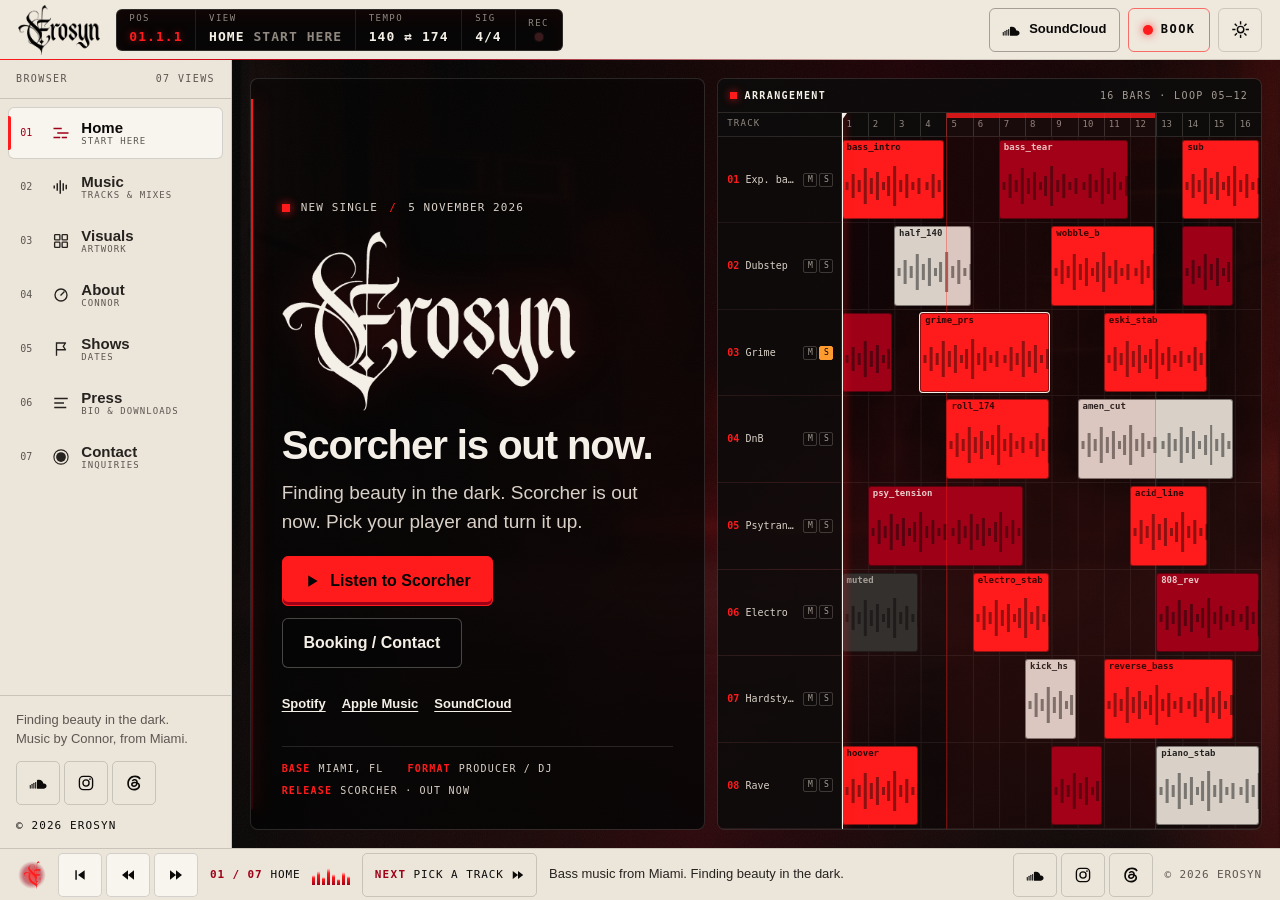
<file: index.html>
<!DOCTYPE html>
<html lang="en" data-theme="light">
<head>
  <meta charset="utf-8">
  <meta name="viewport" content="width=device-width, initial-scale=1, viewport-fit=cover">
  <title>Erosyn | Scorcher out now | Hybrid Bass Producer &amp; DJ</title>
  <!-- BRAND SWAP: final SEO description -->
  <meta name="description" content="Scorcher is out now. Listen to Erosyn on Spotify, Apple Music and SoundCloud. Bass music from Miami. Finding beauty in the dark.">
  <!-- BRAND SWAP: production URL -->
  <link rel="canonical" href="https://erosynmusic.com/">
  <meta name="robots" content="index, follow">
  <meta name="color-scheme" content="dark light">
  <meta name="theme-color" content="#050505" media="(prefers-color-scheme: dark)" data-default="#050505">
  <meta name="theme-color" content="#f4efe7" media="(prefers-color-scheme: light)" data-default="#f4efe7">

  <meta property="og:type" content="website">
  <meta property="og:site_name" content="Erosyn">
  <meta property="og:title" content="Erosyn | Scorcher out now">
  <!-- BRAND SWAP: final SEO description -->
  <meta property="og:description" content="Scorcher is out now. Listen to Erosyn on Spotify, Apple Music and SoundCloud. Bass music from Miami. Finding beauty in the dark.">
  <!-- BRAND SWAP: production URL -->
  <meta property="og:url" content="https://erosynmusic.com/">
  <!-- BRAND SWAP: social preview image -->
  <meta property="og:image" content="https://erosynmusic.com/erosyn/03-social/banners/erosyn-hero-banner-warehouse-1920x1080-v01.png">
  <meta property="og:image:width" content="1920">
  <meta property="og:image:height" content="1080">
  <meta property="og:image:alt" content="Erosyn warehouse hero banner">

  <meta name="twitter:card" content="summary_large_image">
  <meta name="twitter:title" content="Erosyn | Scorcher out now">
  <!-- BRAND SWAP: final SEO description -->
  <meta name="twitter:description" content="Scorcher is out now. Listen to Erosyn on Spotify, Apple Music and SoundCloud. Bass music from Miami. Finding beauty in the dark.">
  <!-- BRAND SWAP: social preview image -->
  <meta name="twitter:image" content="https://erosynmusic.com/erosyn/03-social/banners/erosyn-hero-banner-warehouse-1920x1080-v01.png">
  <meta name="twitter:image:alt" content="Erosyn warehouse hero banner">

  <!-- BRAND ASSET: flat red icon mark (production PNG) -->
  <link rel="icon" type="image/png" href="erosyn/web/erosyn-icon-red-192.png">
  <!-- BRAND ASSET: red glow avatar, used for the home-screen icon only -->
  <link rel="apple-touch-icon" href="erosyn/03-social/avatars/erosyn-avatar-icon-redglow-1200-v01.png">

  <script type="application/ld+json">
{
  "@context": "https://schema.org",
  "@type": "MusicRecording",
  "name": "Scorcher",
  "url": "https://erosynmusic.com/#music",
  "datePublished": "2026-11-05",
  "duration": "PT3M30S",
  "image": "https://erosynmusic.com/erosyn/web/releases/scorcher.jpg",
  "byArtist": {
    "@type": "MusicGroup",
    "name": "Erosyn",
    "url": "https://erosynmusic.com/",
    "sameAs": [
      "https://soundcloud.com/erosynmusic",
      "https://open.spotify.com/artist/4wR3loMCdXnWA2GJBjaBfP",
      "https://music.apple.com/us/artist/erosyn/6821129153"
    ]
  },
  "sameAs": [
    "https://soundcloud.com/erosynmusic/scorcher",
    "https://open.spotify.com/track/6bCqCFf0fjrOiBsiZHSq1j",
    "https://music.apple.com/us/album/scorcher/6821793136?i=6821793137"
  ]
}
  </script>

  <!-- BRAND COLOR SOURCE: Erosyn brand system v01 -->
  <style>
    /* =========================================================
       1. BRAND TOKENS — Erosyn brand system v01
       ========================================================= */
    :root {
      --void-black: #050505;
      --signal-red: #ff1b1b;
      --bloodline-red: #9e0018;
      --bone-white: #f4efe7;
      --static-gray: #8a8a8a;
      --warning-amber: #ff9b2f;

      --font-sans: Inter, Arial, Helvetica, sans-serif;
      --font-mono: ui-monospace, SFMono-Regular, Menlo, Consolas, monospace;
      --font-blackletter: "Old English Text MT", "UnifrakturMaguntia", "Luminari", "Palatino Linotype", "Book Antiqua", Georgia, serif;

      --fs-meta: .6875rem;
      --fs-body: clamp(.9375rem, .9rem + .15vw, 1rem);
      --fs-lead: clamp(1rem, .95rem + .3vw, 1.1875rem);
      --fs-view: clamp(1.75rem, 1.15rem + 1.9vw, 2.875rem);

      --space-xs: .5rem;
      --space-sm: .75rem;
      --space-md: 1.25rem;
      --space-lg: 2rem;
      --space-xl: clamp(2.5rem, 2rem + 2.5vw, 4rem);
      --space-2xl: clamp(3.5rem, 2.5rem + 4vw, 6rem);

      --container: 1240px;
      --gutter: clamp(16px, 4vw, 40px);
      --top-h: 60px;
      --status-h: 52px;
      /* viewport-fit=cover lets the page run under the notch and home indicator; these keep chrome clear of them. */
      --safe-top: env(safe-area-inset-top, 0px);
      --safe-right: env(safe-area-inset-right, 0px);
      --safe-bottom: env(safe-area-inset-bottom, 0px);
      --safe-left: env(safe-area-inset-left, 0px);
      --browser-w: 232px;
      --rail-w: 84px;
      --gap: 12px;
      --pad: clamp(12px, 1.4vw, 20px);
      --radius: 8px;
      --radius-sm: 6px;
      --t-press: 80ms;
      --t-fast: 120ms;
      --t: 150ms;
      --t-feedback: 180ms;
      --ease: cubic-bezier(.2, .7, .2, 1);
      --ease-exit: cubic-bezier(.4, 0, 1, 1);
    }

    /* 2. THEME TOKENS — dark is canonical; .scheme-dark pins dark inside the light theme */
    :root,
    .scheme-dark {
      color-scheme: dark;
      --bg: var(--void-black);
      --bg-alt: #0a0908;
      --surface: #0c0c0c;
      --surface-raised: #151312;
      --text: var(--bone-white);
      --text-soft: #d9d1c8;
      --muted: #a49d95;
      --border: rgba(244, 239, 231, .13);
      --border-strong: rgba(244, 239, 231, .28);
      --grid-line: rgba(244, 239, 231, .035);
      --accent: var(--signal-red);
      --accent-text: var(--signal-red);
      --focus: var(--signal-red);
      --header-bg: #070606;
      --shadow: 0 18px 50px rgba(0, 0, 0, .42);
      --shadow-sm: 0 6px 18px rgba(0, 0, 0, .3);
    }

    /* Light: bone base, near-black type, bloodline red for red text (AA on bone). */
    :root[data-theme="light"] {
      color-scheme: light;
      --bg: var(--bone-white);
      --bg-alt: #ece5da;
      --surface: #f8f4ee;
      --surface-raised: #e6dfd3;
      --text: #0b0a09;
      --text-soft: #26221f;
      --muted: #5c5752;
      --border: rgba(5, 5, 5, .15);
      --border-strong: rgba(5, 5, 5, .32);
      --grid-line: rgba(5, 5, 5, .045);
      --accent-text: var(--bloodline-red);
      --header-bg: #efe8dd;
      --shadow: 0 18px 44px rgba(40, 24, 12, .14);
      --shadow-sm: 0 6px 16px rgba(40, 24, 12, .1);
    }

    @media (prefers-color-scheme: light) {
      :root:not([data-theme="dark"]) {
        color-scheme: light;
        --bg: var(--bone-white);
        --bg-alt: #ece5da;
        --surface: #f8f4ee;
        --surface-raised: #e6dfd3;
        --text: #0b0a09;
        --text-soft: #26221f;
        --muted: #5c5752;
        --border: rgba(5, 5, 5, .15);
        --border-strong: rgba(5, 5, 5, .32);
        --grid-line: rgba(5, 5, 5, .045);
        --accent-text: var(--bloodline-red);
        --header-bg: #efe8dd;
        --shadow: 0 18px 44px rgba(40, 24, 12, .14);
        --shadow-sm: 0 6px 16px rgba(40, 24, 12, .1);
      }
    }

    /* =========================================================
       3. BASE
       ========================================================= */
    *,
    *::before,
    *::after {
      box-sizing: border-box;
    }

    html {
      -webkit-text-size-adjust: 100%;
      text-size-adjust: 100%;
    }

    @media (prefers-reduced-motion: no-preference) {
      html:not(.app) {
        scroll-behavior: smooth;
      }
    }

    body {
      margin: 0;
      min-width: 320px;
      background-color: var(--bg);
      background-image:
        linear-gradient(90deg, var(--grid-line) 1px, transparent 1px),
        linear-gradient(180deg, var(--grid-line) 1px, transparent 1px);
      background-size: 48px 48px;
      color: var(--text);
      font-family: var(--font-sans);
      font-size: var(--fs-body);
      line-height: 1.55;
      -webkit-font-smoothing: antialiased;
    }

    h1, h2, h3, p, figure, blockquote, dl, dd, ol, ul {
      margin: 0;
    }

    img,
    svg {
      display: block;
      max-width: 100%;
    }

    img {
      height: auto;
    }

    a {
      color: inherit;
    }

    button,
    input,
    select,
    textarea {
      font: inherit;
      color: inherit;
    }

    button {
      cursor: pointer;
    }

    ::selection {
      background: var(--signal-red);
      color: var(--void-black);
    }

    :focus-visible {
      outline: 2px solid var(--focus);
      outline-offset: 3px;
    }

    main:focus {
      outline: none;
    }

    [hidden] {
      display: none !important;
    }

    /* =========================================================
       4. UTILITIES
       ========================================================= */
    .visually-hidden {
      position: absolute !important;
      width: 1px;
      height: 1px;
      margin: -1px;
      padding: 0;
      overflow: hidden;
      clip: rect(0 0 0 0);
      clip-path: inset(50%);
      white-space: nowrap;
      border: 0;
    }

    .mono {
      font-family: var(--font-mono);
      font-size: var(--fs-meta);
      letter-spacing: .1em;
      text-transform: uppercase;
    }

    .sprite {
      position: absolute;
      width: 0;
      height: 0;
      overflow: hidden;
    }

    .icon {
      width: 1.125rem;
      height: 1.125rem;
      flex: none;
    }

    .skip-link {
      position: absolute;
      top: .6rem;
      left: .6rem;
      z-index: 500;
      padding: .75rem 1rem;
      border: 1px solid var(--signal-red);
      border-radius: var(--radius-sm);
      background: var(--void-black);
      color: var(--bone-white);
      font-weight: 700;
      text-decoration: none;
      transform: translateY(-220%);
      transition: transform var(--t) var(--ease);
    }

    .skip-link:focus {
      transform: none;
    }

    .led {
      display: inline-block;
      width: 7px;
      height: 7px;
      flex: none;
      background: var(--signal-red);
      box-shadow: 0 0 8px rgba(255, 27, 27, .8);
    }

    /* =========================================================
       5. BUTTONS, CHIPS, LINKS
       ========================================================= */
    .btn {
      display: inline-flex;
      align-items: center;
      justify-content: center;
      gap: .55rem;
      min-height: 44px;
      padding: .6rem 1.05rem;
      border: 1px solid var(--border-strong);
      border-radius: var(--radius-sm);
      background: var(--surface);
      color: var(--text);
      font-size: .9375rem;
      font-weight: 700;
      line-height: 1.15;
      text-align: center;
      text-decoration: none;
      transition:
        background-color var(--t) var(--ease),
        border-color var(--t) var(--ease),
        color var(--t) var(--ease),
        box-shadow var(--t) var(--ease),
        filter var(--t-fast) var(--ease),
        transform var(--t-fast) var(--ease);
    }

    .btn--primary {
      border-color: var(--signal-red);
      background: var(--signal-red);
      color: var(--void-black);
      box-shadow: inset 0 -3px 0 var(--bloodline-red);
    }

    .btn--ghost {
      background: transparent;
    }

    .btn--sm {
      min-height: 44px;
      padding: .4rem .8rem;
      font-size: .8125rem;
    }

    .btn--lg {
      min-height: 50px;
      padding: .75rem 1.3rem;
      font-size: 1rem;
    }

    @media (hover: hover) {
      .btn:hover {
        border-color: var(--accent);
        transform: translateY(-1px);
      }

      .btn--primary:hover {
        background: var(--bloodline-red);
        color: var(--bone-white);
        box-shadow: inset 0 -3px 0 var(--signal-red);
      }

      .btn--ghost:hover {
        background: rgba(255, 27, 27, .08);
      }
    }

    /* Press lands in --t-press; release eases back over --t-fast, so letting go reads softer than pressing. */
    .btn:active {
      filter: brightness(.88);
      transform: translateY(0) scale(.97);
      transition-duration: var(--t-press);
    }

    .icon-btn {
      display: inline-grid;
      place-items: center;
      width: 44px;
      height: 44px;
      flex: none;
      padding: 0;
      border: 1px solid var(--border);
      border-radius: var(--radius-sm);
      background: transparent;
      color: var(--text);
      transition: border-color var(--t) var(--ease), color var(--t) var(--ease);
    }

    @media (hover: hover) {
      .icon-btn:hover {
        border-color: var(--accent);
        color: var(--accent-text);
      }
    }

    .chip {
      display: inline-flex;
      align-items: center;
      padding: .15rem .45rem;
      border: 1px solid var(--border-strong);
      border-radius: 4px;
      color: var(--muted);
      font-family: var(--font-mono);
      font-size: .625rem;
      font-weight: 700;
      letter-spacing: .1em;
      line-height: 1.4;
      text-transform: uppercase;
      white-space: nowrap;
    }

    /* Warning Amber is reserved for utility/status: placeholder + demo states only. */
    .chip--utility {
      border-color: var(--warning-amber);
      background: var(--warning-amber);
      color: var(--void-black);
    }

    .ext-link {
      display: inline-flex;
      align-items: center;
      justify-content: center;
      gap: .4rem;
      min-height: 44px;
      padding: 0 .75rem;
      border: 1px solid var(--border);
      border-radius: var(--radius-sm);
      color: var(--text);
      font-family: var(--font-mono);
      font-size: .6875rem;
      font-weight: 700;
      letter-spacing: .1em;
      text-decoration: none;
      text-transform: uppercase;
      white-space: nowrap;
      transition: border-color var(--t) var(--ease), color var(--t) var(--ease);
    }

    .ext-link .icon {
      width: .875rem;
      height: .875rem;
    }

    @media (hover: hover) {
      .ext-link:hover {
        border-color: var(--accent);
        color: var(--accent-text);
      }
    }

    /* =========================================================
       6. APP SHELL — no-scroll workstation (JS on); stacked document (JS off)
       ========================================================= */
    html.app,
    html.app body {
      height: 100%;
      overflow: hidden;
    }

    .app .shell {
      display: grid;
      /* The status row grows by the home-indicator inset; the bar's padding keeps its controls above it. */
      grid-template-rows: var(--top-h) minmax(0, 1fr) calc(var(--status-h) + var(--safe-bottom));
      height: 100vh;
      height: 100dvh;
      padding: var(--safe-top) var(--safe-right) 0 var(--safe-left);
    }

    .app .workspace {
      display: grid;
      grid-template-columns: var(--browser-w) minmax(0, 1fr);
      min-height: 0;
    }

    .app .editor {
      position: relative;
      min-width: 0;
      min-height: 0;
      overflow: hidden;
      overflow: clip;
    }

    @media (min-width: 768px) and (max-width: 1279.98px) {
      .app .workspace {
        grid-template-columns: var(--rail-w) minmax(0, 1fr);
      }
    }

    @media (max-width: 767.98px) {
      :root {
        --top-h: 56px;
        --status-h: 56px;
        --gap: 10px;
      }

      .app .workspace {
        grid-template-columns: minmax(0, 1fr);
      }
    }

    /* =========================================================
       7. TOP BAR — brand, LCD readout, actions
       ========================================================= */
    .topbar {
      position: relative;
      z-index: 60;
      display: flex;
      flex-wrap: wrap;
      align-items: center;
      gap: .6rem;
      min-height: var(--top-h);
      padding: .5rem var(--pad);
      border-bottom: 1px solid var(--border);
      background: var(--header-bg);
    }

    .app .topbar {
      flex-wrap: nowrap;
      padding-block: 0;
    }

    .topbar::after {
      content: "";
      position: absolute;
      right: 0;
      bottom: -1px;
      left: 0;
      height: 1px;
      background: linear-gradient(90deg, var(--signal-red), var(--bloodline-red) 30%, transparent 75%);
    }

    .browser-toggle {
      display: none;
      align-items: center;
      gap: .5rem;
      min-height: 44px;
      padding: 0 .7rem;
      border: 1px solid var(--border);
      border-radius: var(--radius-sm);
      background: transparent;
      font-family: var(--font-mono);
      font-size: .6875rem;
      font-weight: 700;
      letter-spacing: .12em;
      text-transform: uppercase;
    }

    .browser-toggle[aria-expanded="true"] {
      border-color: var(--accent);
    }

    .browser-toggle__bars {
      display: grid;
      gap: 4px;
      width: 16px;
    }

    .browser-toggle__bars span {
      display: block;
      height: 2px;
      background: currentColor;
      transition: transform var(--t) var(--ease), opacity var(--t) var(--ease);
    }

    .browser-toggle[aria-expanded="true"] .browser-toggle__bars span:nth-child(1) {
      transform: translateY(6px) rotate(45deg);
    }

    .browser-toggle[aria-expanded="true"] .browser-toggle__bars span:nth-child(2) {
      opacity: 0;
    }

    .browser-toggle[aria-expanded="true"] .browser-toggle__bars span:nth-child(3) {
      transform: translateY(-6px) rotate(-45deg);
    }

    .brand {
      position: relative;
      display: inline-flex;
      align-items: center;
      min-height: 44px;
      flex: none;
      text-decoration: none;
    }

    .brand img {
      width: auto;
      height: 50px;
    }

    .logo-on-light {
      display: none;
    }

    :root[data-theme="light"] .logo-on-dark {
      display: none;
    }

    :root[data-theme="light"] .logo-on-light {
      display: block;
    }

    @media (prefers-color-scheme: light) {
      :root:not([data-theme="dark"]) .logo-on-dark {
        display: none;
      }

      :root:not([data-theme="dark"]) .logo-on-light {
        display: block;
      }
    }

    .brand__fallback,
    .wordmark__fallback {
      font-family: var(--font-blackletter);
      font-weight: 400;
    }

    .brand__fallback {
      display: none;
      color: var(--text);
      font-size: 1.75rem;
      line-height: 1;
    }

    .brand__fallback span {
      color: var(--accent-text);
    }

    .brand.is-missing img {
      position: absolute;
      width: 1px;
      height: 1px;
      overflow: hidden;
      clip-path: inset(50%);
      opacity: 0;
    }

    .brand.is-missing .brand__fallback {
      display: block;
    }

    /* LCD: hardware readout, always dark */
    .lcd {
      display: none;
    }

    .lcd__seg {
      display: grid;
      align-content: center;
      gap: 1px;
      min-width: 0;
      padding: 0 .8rem;
      border-left: 1px solid rgba(244, 239, 231, .1);
    }

    .lcd__seg:first-child {
      border-left: 0;
    }

    .lcd__label {
      color: #8f8780;
      font-size: .5625rem;
      letter-spacing: .16em;
      text-transform: uppercase;
    }

    .lcd__value {
      color: var(--bone-white);
      font-size: .8125rem;
      font-weight: 700;
      font-variant-numeric: tabular-nums;
      letter-spacing: .08em;
      text-transform: uppercase;
      white-space: nowrap;
    }

    .lcd__value--red {
      color: var(--signal-red);
      text-shadow: 0 0 8px rgba(255, 27, 27, .55);
    }

    .lcd__mode {
      color: #8f8780;
    }

    .lcd__seg--tempo,
    .lcd__seg--sig {
      display: none;
    }

    .rec-lamp {
      width: 10px;
      height: 10px;
      margin: 0 auto;
      border-radius: 50%;
      background: #3a1a1c;
      box-shadow: inset 0 0 0 1px rgba(0, 0, 0, .5);
    }

    .app[data-view="contact"] .rec-lamp {
      background: var(--signal-red);
      box-shadow: 0 0 10px rgba(255, 27, 27, .9);
    }

    @media (min-width: 768px) {
      .app .lcd {
        display: flex;
        align-items: stretch;
        height: 42px;
        margin-left: .4rem;
        overflow: hidden;
        border: 1px solid rgba(244, 239, 231, .16);
        border-radius: var(--radius-sm);
        background: #070606;
        font-family: var(--font-mono);
        box-shadow: inset 0 8px 18px rgba(255, 27, 27, .05);
      }
    }

    @media (min-width: 1280px) {
      .app .lcd__seg--tempo,
      .app .lcd__seg--sig {
        display: grid;
      }
    }

    .topbar__actions {
      display: flex;
      align-items: center;
      gap: .5rem;
      margin-left: auto;
    }

    .rec-btn {
      display: inline-flex;
      align-items: center;
      gap: .5rem;
      min-height: 44px;
      padding: 0 .85rem;
      border: 1px solid rgba(255, 27, 27, .6);
      border-radius: var(--radius-sm);
      color: var(--text);
      font-family: var(--font-mono);
      font-size: .75rem;
      font-weight: 700;
      letter-spacing: .12em;
      text-decoration: none;
      text-transform: uppercase;
      transition: background-color var(--t) var(--ease), border-color var(--t) var(--ease);
    }

    .rec-btn__dot {
      width: 10px;
      height: 10px;
      border-radius: 50%;
      background: var(--signal-red);
      box-shadow: 0 0 8px rgba(255, 27, 27, .8);
    }

    @media (hover: hover) {
      .rec-btn:hover {
        border-color: var(--signal-red);
        background: rgba(255, 27, 27, .1);
      }
    }

    .theme-toggle .icon {
      width: 1.2rem;
      height: 1.2rem;
    }

    .theme-toggle[aria-pressed="true"] .icon--sun,
    .theme-toggle[aria-pressed="false"] .icon--moon {
      display: none;
    }

    html:not(.js) .theme-toggle {
      display: none;
    }

    @media (max-width: 767.98px) {
      .app .browser-toggle {
        display: inline-flex;
      }

      .topbar-sc {
        display: none;
      }

      .brand img {
        height: 44px;
      }
    }

    @media (max-width: 379.98px) {
      .browser-toggle__label,
      .rec-btn__label {
        position: absolute;
        width: 1px;
        height: 1px;
        overflow: hidden;
        clip-path: inset(50%);
        white-space: nowrap;
      }

      .rec-btn,
      .app .browser-toggle {
        min-width: 44px;
        justify-content: center;
        padding: 0;
      }
    }

    @media (min-width: 768px) and (max-width: 1023.98px) {
      .topbar-sc {
        min-width: 44px;
        padding: 0;
      }

      .topbar-sc__label {
        position: absolute;
        width: 1px;
        height: 1px;
        overflow: hidden;
        clip-path: inset(50%);
        white-space: nowrap;
      }
    }

    /* =========================================================
       8. BROWSER — sidebar (≥1280), icon rail (768–1279), drawer (<768)
       ========================================================= */
    .browser {
      border-bottom: 1px solid var(--border);
      background: var(--bg-alt);
    }

    .browser__head {
      display: flex;
      justify-content: space-between;
      gap: .5rem;
      padding: .7rem 1rem;
      border-bottom: 1px solid var(--border);
      color: var(--muted);
      font-family: var(--font-mono);
      font-size: .625rem;
      letter-spacing: .14em;
      text-transform: uppercase;
    }

    .browser__list {
      display: flex;
      flex-wrap: wrap;
      gap: 4px;
      margin: 0;
      padding: .5rem;
      list-style: none;
    }

    .browser__link {
      position: relative;
      display: flex;
      align-items: center;
      gap: .6rem;
      min-height: 44px;
      padding: .35rem .7rem;
      border: 1px solid transparent;
      border-radius: var(--radius-sm);
      color: var(--text-soft);
      text-decoration: none;
      transition: background-color var(--t) var(--ease), color var(--t) var(--ease), border-color var(--t) var(--ease);
    }

    .browser__idx {
      color: var(--muted);
      font-family: var(--font-mono);
      font-size: .625rem;
      font-variant-numeric: tabular-nums;
    }

    .browser__icon {
      width: 18px;
      height: 18px;
      flex: none;
    }

    .browser__text {
      display: grid;
      min-width: 0;
      line-height: 1.15;
    }

    .browser__label {
      font-size: .9375rem;
      font-weight: 700;
    }

    .browser__hint {
      color: var(--muted);
      font-family: var(--font-mono);
      font-size: .5625rem;
      letter-spacing: .12em;
      text-transform: uppercase;
    }

    @media (hover: hover) {
      .browser__link:hover {
        background: rgba(255, 27, 27, .06);
        color: var(--text);
      }
    }

    .browser__link[aria-current="page"] {
      border-color: var(--border);
      background: var(--surface);
      color: var(--text);
    }

    .browser__link[aria-current="page"]::before {
      content: "";
      position: absolute;
      top: 8px;
      bottom: 8px;
      left: -1px;
      width: 3px;
      border-radius: 0 2px 2px 0;
      background: var(--signal-red);
    }

    .browser__link[aria-current="page"] .browser__icon,
    .browser__link[aria-current="page"] .browser__idx {
      color: var(--accent-text);
    }

    .browser__foot {
      display: none;
    }

    .browser__note {
      color: var(--muted);
      font-size: .8125rem;
      line-height: 1.45;
    }

    .browser__note b {
      color: var(--text);
    }

    .browser__social {
      display: none;
    }

    .app .browser {
      display: flex;
      flex-direction: column;
      min-height: 0;
      border-right: 1px solid var(--border);
      border-bottom: 0;
    }

    .app .browser__list {
      flex-direction: column;
      flex-wrap: nowrap;
      gap: 2px;
      overflow-y: auto;
    }

    .app .browser__link {
      display: grid;
      grid-template-columns: 1.3rem 18px minmax(0, 1fr);
      gap: .7rem;
      min-height: 52px;
    }

    .app .browser__foot {
      display: grid;
      gap: .75rem;
      margin-top: auto;
      padding: .9rem 1rem;
      border-top: 1px solid var(--border);
    }

    @media (min-width: 768px) and (max-width: 1279.98px) {
      .app .browser__head,
      .app .browser__foot,
      .app .browser__idx,
      .app .browser__hint {
        display: none;
      }

      .app .browser__list {
        padding: .5rem .4rem;
      }

      .app .browser__link {
        grid-template-columns: minmax(0, 1fr);
        justify-items: center;
        gap: .35rem;
        min-height: 62px;
        padding: .5rem .2rem;
        text-align: center;
      }

      .app .browser__icon {
        width: 20px;
        height: 20px;
      }

      .app .browser__label {
        font-size: .6875rem;
        letter-spacing: .02em;
      }
    }

    @media (max-width: 767.98px) {
      .app .browser {
        position: fixed;
        top: calc(var(--top-h) + var(--safe-top));
        bottom: 0;
        left: var(--safe-left);
        padding-bottom: var(--safe-bottom);
        z-index: 80;
        width: min(300px, 86vw);
        box-shadow: var(--shadow);
        transform: translateX(-102%);
        visibility: hidden;
        transition: transform 160ms var(--ease), visibility 0s linear 160ms;
      }

      .app .browser.is-open {
        transform: none;
        visibility: visible;
        transition-delay: 0s;
      }

      .app .browser__social {
        display: flex;
      }
    }

    .browser-scrim {
      position: fixed;
      inset: calc(var(--top-h) + var(--safe-top)) 0 0;
      z-index: 70;
      background: rgba(5, 5, 5, .6);
    }

    /* =========================================================
       9. STATUS BAR — transport, position, meters, follow, copyright
       ========================================================= */
    .statusbar {
      display: flex;
      flex-wrap: wrap;
      align-items: center;
      gap: .6rem 1rem;
      padding: 1rem var(--gutter);
      border-top: 1px solid var(--border);
      background: var(--bg-alt);
      color: var(--muted);
      font-family: var(--font-mono);
      font-size: .6875rem;
      letter-spacing: .08em;
      text-transform: uppercase;
    }

    .app .statusbar {
      flex-wrap: nowrap;
      gap: .75rem;
      min-width: 0;
      padding: 0 var(--pad) var(--safe-bottom);
      overflow: hidden;
    }

    .status__icon {
      position: relative;
      display: block;
      width: 28px;
      height: 28px;
      flex: none;
      border-radius: 4px;
      background: radial-gradient(circle at 50% 50%, rgba(255, 27, 27, .8), rgba(158, 0, 24, .5) 45%, transparent 70%);
    }

    .status__icon img {
      width: 100%;
      height: 100%;
      object-fit: contain;
    }

    .status__icon.is-missing img {
      opacity: 0;
    }

    .transport {
      display: flex;
      gap: 4px;
    }

    .tbtn {
      display: grid;
      place-items: center;
      width: 44px;
      height: 44px;
      padding: 0;
      border: 1px solid var(--border);
      border-radius: 5px;
      background: var(--surface);
      color: var(--text);
      transition: border-color var(--t) var(--ease), color var(--t) var(--ease);
    }

    .tbtn .icon {
      width: 16px;
      height: 16px;
    }

    @media (hover: hover) {
      .tbtn:hover {
        border-color: var(--accent);
        color: var(--accent-text);
      }
    }

    html:not(.app) [data-step],
    html:not(.app) .status__pos {
      display: none;
    }

    .status__pos {
      display: flex;
      gap: .5rem;
      color: var(--text);
      white-space: nowrap;
    }

    .status__pos b {
      color: var(--accent-text);
      font-variant-numeric: tabular-nums;
    }

    .meters {
      display: none;
      align-items: flex-end;
      gap: 2px;
      height: 20px;
    }

    .meters i {
      width: 3px;
      height: 100%;
      background: linear-gradient(0deg, var(--bloodline-red), var(--signal-red) 70%, var(--bone-white));
      transform: scaleY(var(--l, .5));
      transform-origin: 50% 100%;
    }

    .status__desc {
      display: none;
      min-width: 0;
      overflow: hidden;
      color: var(--text-soft);
      font-family: var(--font-sans);
      font-size: .8125rem;
      letter-spacing: 0;
      text-overflow: ellipsis;
      text-transform: none;
      white-space: nowrap;
    }

    .status__nav ul {
      display: flex;
      flex-wrap: wrap;
      gap: 0 1rem;
      margin: 0;
      padding: 0;
      list-style: none;
    }

    .status__nav a {
      display: inline-flex;
      align-items: center;
      min-height: 44px;
      color: var(--text-soft);
    }

    .app .status__nav {
      display: none;
    }

    .social {
      display: flex;
      flex-wrap: wrap;
      gap: 4px;
      margin: 0;
      padding: 0;
      list-style: none;
    }

    .social a {
      display: grid;
      place-items: center;
      width: 44px;
      height: 44px;
      border: 1px solid var(--border);
      border-radius: 5px;
      color: var(--text);
      transition: border-color var(--t) var(--ease), color var(--t) var(--ease);
    }

    .social .icon {
      width: 18px;
      height: 18px;
    }

    @media (hover: hover) {
      .social a:hover {
        border-color: var(--accent);
        color: var(--accent-text);
      }
    }

    .status__end {
      display: flex;
      align-items: center;
      gap: .75rem;
      margin-left: auto;
    }

    .status__copy {
      white-space: nowrap;
    }

    @media (max-width: 767.98px) {
      .app .statusbar .social {
        display: none;
      }
    }

    @media (max-width: 479.98px) {
      .app .status__copy {
        display: none;
      }
    }

    @media (min-width: 1024px) {
      .app .meters {
        display: flex;
      }
    }

    @media (min-width: 1280px) {
      .app .status__desc {
        display: block;
      }
    }

    /* =========================================================
       10. VIEWS + PANELS
       ========================================================= */
    .view {
      position: relative;
      display: flex;
      flex-direction: column;
      gap: var(--gap);
      padding: var(--space-lg) var(--gutter);
      border-top: 1px solid var(--border);
    }

    .app .view {
      position: absolute;
      inset: 0;
      display: none;
      padding: var(--pad);
      border-top: 0;
      overflow: auto;
      overscroll-behavior: contain;
      animation: view-in 180ms var(--ease) both;
    }

    .app[data-view="home"] #home,
    .app[data-view="music"] #music,
    .app[data-view="visuals"] #visuals,
    .app[data-view="about"] #about,
    .app[data-view="shows"] #shows,
    .app[data-view="press"] #press,
    .app[data-view="contact"] #contact {
      display: flex;
    }

    .view__head {
      display: flex;
      flex: none;
      flex-wrap: wrap;
      align-items: flex-end;
      justify-content: space-between;
      gap: .4rem 1.5rem;
      padding-bottom: .7rem;
      border-bottom: 1px solid var(--border);
    }

    .view__idx {
      display: flex;
      align-items: center;
      gap: .55rem;
      color: var(--accent-text);
      font-family: var(--font-mono);
      font-size: .6875rem;
      font-weight: 700;
      letter-spacing: .14em;
      text-transform: uppercase;
    }

    .view__idx::before {
      content: "";
      width: 18px;
      height: 2px;
      background: var(--accent);
    }

    .view__title {
      margin-top: .3rem;
      font-size: var(--fs-view);
      font-weight: 800;
      letter-spacing: -.035em;
      line-height: .95;
    }

    .view__desc {
      max-width: 54ch;
      color: var(--text-soft);
      font-size: .9375rem;
    }

    /* Desktop: every view fits the editor. Below 1024px the chrome stays fixed and the view scrolls inside. */
    @media (min-width: 1024px) {
      .app .view__body {
        flex: 1;
        min-height: 0;
      }
    }

    .panel {
      position: relative;
      display: flex;
      flex-direction: column;
      min-width: 0;
      min-height: 0;
      overflow: hidden;
      border: 1px solid var(--border);
      border-radius: var(--radius);
      background: var(--surface);
    }

    .panel__bar {
      display: flex;
      flex: none;
      flex-wrap: wrap;
      align-items: center;
      justify-content: space-between;
      gap: .3rem 1rem;
      min-height: 34px;
      padding: .35rem .8rem;
      border-bottom: 1px solid var(--border);
      background: var(--surface-raised);
      color: var(--muted);
      font-family: var(--font-mono);
      font-size: .625rem;
      letter-spacing: .14em;
      text-transform: uppercase;
    }

    .panel__bar > span {
      display: inline-flex;
      align-items: center;
      gap: .45rem;
    }

    .panel__bar b {
      color: var(--text);
      font-weight: 700;
    }

    @media (max-height: 640px) {
      .app .view__desc {
        display: none;
      }
    }

    @keyframes view-in {
      from { opacity: 0; transform: translateY(6px); }
      to { opacity: 1; transform: none; }
    }

    /* =========================================================
       11. HOME — arrangement view
       ========================================================= */
    .view--home {
      background: var(--void-black);
      color: var(--text);
    }

    .home__media {
      position: absolute;
      inset: 0;
      z-index: 0;
      overflow: hidden;
      pointer-events: none;
      background:
        radial-gradient(ellipse 55% 70% at 74% 38%, rgba(158, 0, 24, .6), transparent 72%),
        radial-gradient(ellipse 30% 45% at 86% 70%, rgba(255, 27, 27, .18), transparent 70%),
        repeating-linear-gradient(90deg, rgba(244, 239, 231, .03) 0 2px, transparent 2px 132px),
        linear-gradient(180deg, #140506 0%, #070404 55%, #050505 100%);
    }

    .home__media img {
      width: 100%;
      height: 100%;
      object-fit: cover;
      object-position: 50% 62%;
      filter: saturate(.95) contrast(1.06) brightness(.72);
    }

    .home__media.is-missing img {
      opacity: 0;
    }

    .home__media::after {
      content: "";
      position: absolute;
      inset: 0;
      background:
        linear-gradient(270deg, rgba(255, 27, 27, .16), transparent 14%),
        linear-gradient(0deg, rgba(5, 5, 5, .85), transparent 45%),
        linear-gradient(90deg, rgba(5, 5, 5, .7), rgba(5, 5, 5, .2) 60%, rgba(5, 5, 5, .45));
    }

    .home__fx {
      position: absolute;
      inset: 0;
      z-index: 0;
      overflow: hidden;
      pointer-events: none;
    }

    .home__wash {
      position: absolute;
      top: 0;
      bottom: 0;
      left: -50%;
      z-index: 0;
      width: 200%;
      background: linear-gradient(104deg, transparent 32%, rgba(255, 27, 27, .08) 45%, rgba(158, 0, 24, .18) 52%, transparent 66%);
      pointer-events: none;
      animation: wash-drift 22s ease-in-out infinite alternate;
    }

    .home__noise {
      position: absolute;
      inset: 0;
      z-index: 0;
      opacity: .07;
      pointer-events: none;
      background-image: url("data:image/svg+xml,%3Csvg xmlns='http://www.w3.org/2000/svg' width='180' height='180'%3E%3Cfilter id='n'%3E%3CfeTurbulence type='fractalNoise' baseFrequency='.9' numOctaves='2' stitchTiles='stitch'/%3E%3CfeColorMatrix values='0 0 0 0 1 0 0 0 0 1 0 0 0 0 1 0 0 0 .6 0'/%3E%3C/filter%3E%3Crect width='100%25' height='100%25' filter='url(%23n)'/%3E%3C/svg%3E");
    }

    .home__grid {
      position: relative;
      z-index: 1;
      display: grid;
      gap: var(--gap);
    }

    @media (min-width: 1024px) {
      .home__grid {
        grid-template-columns: minmax(340px, 1fr) minmax(0, 1.2fr);
      }

      .app .home__grid {
        flex: 1;
        min-height: 0;
        grid-template-rows: minmax(0, 1fr);
      }
    }

    .home__id {
      justify-content: flex-end;
      gap: 0;
      padding: clamp(1.1rem, 2.4vw, 2.25rem);
      border-color: rgba(244, 239, 231, .14);
      background: linear-gradient(180deg, rgba(5, 5, 5, .5), rgba(5, 5, 5, .86));
    }

    .home__id::before {
      content: "";
      position: absolute;
      top: 1.25rem;
      bottom: 1.25rem;
      left: 0;
      width: 2px;
      background: linear-gradient(180deg, var(--signal-red), rgba(158, 0, 24, .25));
      box-shadow: 0 0 18px rgba(255, 27, 27, .55);
    }

    .hero__meta {
      display: flex;
      flex-wrap: wrap;
      align-items: center;
      gap: .3rem .7rem;
      color: var(--text-soft);
    }

    .hero__meta .sep {
      color: var(--accent-text);
    }

    .hero__dot {
      width: 8px;
      height: 8px;
      background: var(--signal-red);
      box-shadow: 0 0 10px rgba(255, 27, 27, .9);
      animation: signal-flicker 3.6s steps(1, end) infinite;
    }

    .hero__title {
      margin-top: .9rem;
      line-height: 1;
    }

    .hero__title:focus {
      outline: none;
    }

    .hero__title:focus-visible {
      outline: 2px solid var(--focus);
      outline-offset: 4px;
    }

    .wordmark {
      position: relative;
      display: inline-block;
      max-width: 100%;
      vertical-align: bottom;
    }

    .wordmark__img {
      width: auto;
      height: clamp(84px, 20vh, 200px);
      filter: drop-shadow(0 0 24px rgba(255, 27, 27, .22));
    }

    .wordmark__fallback {
      display: none;
      color: var(--bone-white);
      font-size: clamp(3.5rem, 2rem + 6vw, 7.5rem);
      line-height: .95;
      text-shadow: 0 0 2px rgba(255, 27, 27, .9), 0 0 24px rgba(255, 27, 27, .55);
    }

    .wordmark.is-missing .wordmark__img {
      position: absolute;
      width: 1px;
      height: 1px;
      overflow: hidden;
      clip-path: inset(50%);
      opacity: 0;
    }

    .wordmark.is-missing .wordmark__fallback {
      display: block;
    }

    .hero__headline {
      max-width: 20ch;
      margin-top: .9rem;
      font-size: clamp(1.5rem, 1rem + 1.9vw, 2.75rem);
      font-weight: 800;
      letter-spacing: -.03em;
      line-height: 1.02;
      text-wrap: balance;
    }

    .hero__lede {
      max-width: 50ch;
      margin-top: .8rem;
      color: var(--text-soft);
      font-size: var(--fs-lead);
      line-height: 1.5;
    }

    .hero__actions {
      display: flex;
      flex-wrap: wrap;
      gap: var(--space-sm);
      margin-top: 1.25rem;
    }

    .hero__actions .btn--ghost {
      background: rgba(5, 5, 5, .5);
    }

    .launch-platforms {
      display: flex;
      flex-wrap: wrap;
      gap: .5rem 1rem;
      margin-top: .85rem;
      font-size: .8125rem;
      font-weight: 700;
    }

    .launch-platforms a {
      display: inline-flex;
      align-items: center;
      min-height: 44px;
      text-underline-offset: .25em;
    }

    .hero__facts {
      display: flex;
      flex-wrap: wrap;
      gap: .4rem 1.5rem;
      margin-top: 1.25rem;
      padding-top: .9rem;
      border-top: 1px solid var(--border);
      font-family: var(--font-mono);
      font-size: .625rem;
      letter-spacing: .12em;
      text-transform: uppercase;
    }

    .hero__facts div {
      display: flex;
      gap: .5rem;
    }

    .hero__facts dt {
      color: var(--accent-text);
      font-weight: 700;
    }

    .hero__facts dd {
      color: var(--text-soft);
    }

    @media (max-width: 479.98px) {
      .hero__actions .btn {
        width: 100%;
      }
    }

    @media (max-height: 760px) and (min-width: 1024px) {
      .app .hero__facts {
        display: none;
      }
    }

    /* Arrangement lanes */
    .arrange {
      --lane-head: 124px;
      border-color: rgba(244, 239, 231, .14);
      background: rgba(5, 5, 5, .5);
    }

    .arrange .panel__bar {
      background: rgba(14, 12, 12, .9);
    }

    .arrange__body {
      position: relative;
      display: grid;
      flex: 1;
      grid-template-rows: 24px minmax(0, 1fr);
      min-height: 240px;
    }

    @media (min-width: 1024px) {
      .app .arrange__body {
        min-height: 0;
      }
    }

    .arrange__ruler {
      display: grid;
      grid-template-columns: var(--lane-head) minmax(0, 1fr);
      border-bottom: 1px solid rgba(244, 239, 231, .12);
      background: rgba(14, 12, 12, .85);
    }

    .arrange__corner {
      display: flex;
      align-items: center;
      padding-left: .6rem;
      border-right: 1px solid rgba(244, 239, 231, .12);
      color: #8f8780;
      font-family: var(--font-mono);
      font-size: .5625rem;
      letter-spacing: .14em;
      text-transform: uppercase;
    }

    .ruler {
      display: grid;
      grid-template-columns: repeat(16, minmax(0, 1fr));
    }

    .ruler span {
      padding: 5px 0 0 4px;
      border-left: 1px solid rgba(244, 239, 231, .16);
      color: #8f8780;
      font-family: var(--font-mono);
      font-size: .5625rem;
      font-variant-numeric: tabular-nums;
    }

    .arrange__lanes {
      display: grid;
      grid-auto-rows: minmax(22px, 1fr);
      min-height: 0;
    }

    .lane {
      display: grid;
      grid-template-columns: var(--lane-head) minmax(0, 1fr);
      border-bottom: 1px solid rgba(244, 239, 231, .07);
    }

    .lane__head {
      display: flex;
      align-items: center;
      gap: .4rem;
      min-width: 0;
      padding: 0 .45rem 0 .6rem;
      overflow: hidden;
      border-right: 1px solid rgba(244, 239, 231, .12);
      background: rgba(14, 12, 12, .8);
      color: #d9d1c8;
      font-family: var(--font-mono);
      font-size: .625rem;
      white-space: nowrap;
    }

    .lane__head b {
      color: var(--signal-red);
    }

    .lane__name {
      flex: 1;
      min-width: 0;
      overflow: hidden;
      text-overflow: ellipsis;
    }

    .lane__ms {
      display: flex;
      gap: 2px;
    }

    .lane__ms i {
      display: grid;
      place-items: center;
      width: 14px;
      height: 14px;
      border: 1px solid rgba(244, 239, 231, .2);
      border-radius: 2px;
      color: #a49d95;
      font-size: .5rem;
      font-style: normal;
    }

    .lane__ms i.on {
      border-color: var(--warning-amber);
      background: var(--warning-amber);
      color: var(--void-black);
    }

    .lane__track {
      position: relative;
      background-image: linear-gradient(90deg, rgba(244, 239, 231, .07) 1px, transparent 1px);
      background-size: calc(100% / 16) 100%;
    }

    .clip {
      --c: var(--signal-red);
      position: absolute;
      top: 3px;
      bottom: 3px;
      left: calc(var(--x) * 100% / 16);
      width: calc(var(--w) * 100% / 16 - 2px);
      overflow: hidden;
      padding: 1px 4px;
      border: 1px solid rgba(5, 5, 5, .45);
      border-radius: 3px;
      background-color: var(--c);
      background-image: url("data:image/svg+xml,%3Csvg xmlns='http://www.w3.org/2000/svg' width='40' height='24'%3E%3Cpath d='M2 10v4M5 6v12M8 9v6M11 3v18M14 8v8M17 5v14M20 10v4M23 7v10M26 2v20M29 9v6M32 6v12M35 10v4M38 8v8' stroke='%23050505' stroke-opacity='.45' stroke-width='1.5'/%3E%3C/svg%3E");
      background-repeat: repeat-x;
      background-position: 0 70%;
      background-size: auto 62%;
      color: rgba(5, 5, 5, .85);
      font-family: var(--font-mono);
      font-size: .5625rem;
      font-weight: 700;
      line-height: 1.3;
      white-space: nowrap;
    }

    .clip--blood {
      --c: var(--bloodline-red);
      color: rgba(244, 239, 231, .85);
    }

    .clip--bone {
      --c: #d9d1c8;
    }

    .clip--mute {
      --c: #34302e;
      color: #a49d95;
    }

    .clip--sel {
      box-shadow: 0 0 0 1px var(--bone-white);
    }

    .arrange__overlay {
      position: absolute;
      top: 0;
      right: 0;
      bottom: 0;
      left: var(--lane-head);
      overflow: hidden;
      pointer-events: none;
    }

    .loop {
      position: absolute;
      top: 0;
      bottom: 0;
      left: calc(4 * 100% / 16);
      width: calc(8 * 100% / 16);
      border-right: 1px solid rgba(255, 27, 27, .35);
      border-left: 1px solid rgba(255, 27, 27, .35);
      background: rgba(255, 27, 27, .05);
    }

    .loop::before {
      content: "";
      position: absolute;
      top: 0;
      right: 0;
      left: 0;
      height: 5px;
      background: rgba(255, 27, 27, .8);
    }

    .playhead-run {
      position: absolute;
      inset: 0;
      animation: playhead 16s linear infinite;
    }

    .playhead {
      position: absolute;
      top: 0;
      bottom: 0;
      left: 0;
      width: 1px;
      background: var(--bone-white);
      box-shadow: 0 0 10px 1px rgba(255, 27, 27, .7);
    }

    .playhead::before {
      content: "";
      position: absolute;
      top: 0;
      left: -5px;
      border-top: 7px solid var(--bone-white);
      border-right: 5px solid transparent;
      border-left: 5px solid transparent;
    }

    @media (max-width: 767.98px) {
      .arrange {
        --lane-head: 88px;
      }

      .lane__ms {
        display: none;
      }

      .ruler span:nth-child(even) {
        color: transparent;
      }
    }

    /* =========================================================
       12. MUSIC — clips + inspector deck
       ========================================================= */
    .music {
      display: grid;
      gap: var(--gap);
    }

    @media (min-width: 1024px) {
      .music {
        grid-template-columns: minmax(0, 1fr) minmax(340px, .95fr);
      }

      .app .music {
        grid-template-rows: minmax(0, 1fr);
      }
    }

    @media (min-width: 1024px) {
      .app .clips .tracks {
        flex: 1;
        min-height: 0;
        overflow-y: auto;
      }
    }

    /* Desktop keeps the list compact; the selected track's blurb shows in the inspector. */
    @media (min-width: 1024px) {
      .app .track__desc {
        display: none;
      }
    }

    .tracks {
      margin: 0;
      padding: 0;
      list-style: none;
    }

    .track {
      position: relative;
      display: grid;
      grid-template-columns: minmax(0, 1fr);
      border-bottom: 1px solid var(--border);
    }

    .track__select {
      position: relative;
      display: grid;
      grid-template-columns: 1.5rem 48px minmax(0, 1fr);
      align-items: center;
      gap: .75rem;
      width: 100%;
      padding: .7rem .8rem;
      border: 0;
      background: transparent;
      text-align: left;
      transition: background-color var(--t) var(--ease);
    }

    .track__select::before {
      content: "";
      position: absolute;
      top: 8px;
      bottom: 8px;
      left: 0;
      width: 3px;
      background: var(--signal-red);
      transform: scaleY(0);
      transition: transform var(--t) var(--ease);
    }

    .track__select[aria-pressed="true"] {
      background: linear-gradient(90deg, rgba(255, 27, 27, .12), transparent 75%);
    }

    .track__select[aria-pressed="true"]::before {
      transform: scaleY(1);
    }

    @media (hover: hover) {
      .track__select:hover {
        background-color: rgba(255, 27, 27, .06);
      }
    }

    .track__select:focus-visible {
      outline-offset: -3px;
    }

    html:not(.js) .track__select {
      cursor: default;
    }

    .track__num {
      color: var(--muted);
      font-family: var(--font-mono);
      font-size: .6875rem;
      font-variant-numeric: tabular-nums;
    }

    .track__select[aria-pressed="true"] .track__num {
      color: var(--accent-text);
      font-weight: 700;
    }

    .track__thumb {
      position: relative;
      display: block;
      width: 48px;
      height: 48px;
      overflow: hidden;
      border: 1px solid var(--border);
      border-radius: 4px;
    }

    .track__thumb img {
      width: 100%;
      height: 100%;
      object-fit: cover;
    }

    .track__main {
      display: grid;
      gap: .1rem;
      min-width: 0;
    }

    .track__title {
      font-size: 1rem;
      font-weight: 800;
      letter-spacing: -.01em;
      line-height: 1.2;
    }

    .track__meta {
      color: var(--muted);
      font-family: var(--font-mono);
      font-size: .625rem;
      letter-spacing: .1em;
      text-transform: uppercase;
    }

    .track__desc {
      color: var(--text-soft);
      font-size: .8125rem;
      line-height: 1.4;
    }

    .track__len {
      position: relative;
      display: block;
      height: 3px;
      margin-top: .3rem;
      overflow: hidden;
      border-radius: 2px;
      background: var(--border);
    }

    .track__len::after {
      content: "";
      position: absolute;
      inset: 0 auto 0 0;
      width: max(6%, calc(var(--len) * 100%));
      background: var(--accent);
    }

    .track .ext-link {
      justify-self: start;
      margin: -.3rem .8rem .7rem calc(.8rem + 1.5rem + 48px + 1.5rem);
    }

    @media (min-width: 768px) {
      .track {
        grid-template-columns: minmax(0, 1fr) auto;
        align-items: center;
      }

      .track .ext-link {
        margin: 0 .8rem 0 0;
      }
    }

    .clips__foot {
      display: flex;
      flex: none;
      flex-wrap: wrap;
      align-items: center;
      justify-content: space-between;
      gap: .5rem;
      padding: .7rem .8rem;
      border-top: 1px solid var(--border);
    }

    .clips__note {
      color: var(--muted);
      font-size: .8125rem;
    }

    .deck__body {
      display: grid;
      gap: var(--space-md);
      padding: .9rem;
    }

    @media (min-width: 480px) {
      .deck__body {
        grid-template-columns: minmax(120px, 44%) minmax(0, 1fr);
        align-items: start;
      }
    }

    .deck__art {
      position: relative;
      aspect-ratio: 1;
      overflow: hidden;
      border: 1px solid var(--border);
      border-radius: var(--radius-sm);
    }

    .deck__art img {
      position: absolute;
      inset: 0;
      width: 100%;
      height: 100%;
      object-fit: cover;
    }

    .deck__index {
      color: var(--muted);
    }

    .deck__title {
      margin-top: .4rem;
      font-size: clamp(1.5rem, 1.1rem + 1.4vw, 2.25rem);
      font-weight: 800;
      letter-spacing: -.03em;
      line-height: 1;
      overflow-wrap: anywhere;
    }

    .deck__desc {
      margin-top: .6rem;
      color: var(--text-soft);
      font-size: .9375rem;
    }

    .deck__meta {
      display: grid;
      grid-template-columns: repeat(3, minmax(0, 1fr));
      margin-top: .9rem;
      border-top: 1px solid var(--border);
    }

    .deck__meta div {
      padding: .6rem .5rem .1rem 0;
    }

    .deck__meta div + div {
      padding-left: .7rem;
      border-left: 1px solid var(--border);
    }

    .deck__meta dt {
      color: var(--muted);
      font-family: var(--font-mono);
      font-size: .5625rem;
      letter-spacing: .14em;
      text-transform: uppercase;
    }

    .deck__meta dd {
      margin-top: .15rem;
      font-size: .9375rem;
      font-weight: 700;
      font-variant-numeric: tabular-nums;
    }

    .deck__wave {
      position: relative;
      flex: none;
      height: clamp(56px, 13vh, 132px);
      margin-inline: .9rem;
      overflow: hidden;
      border: 1px solid rgba(244, 239, 231, .14);
      border-radius: var(--radius-sm);
      background: #070606;
      color: rgba(255, 27, 27, .55);
    }

    .deck__wave img {
      position: absolute;
      inset: 0;
      width: 100%;
      height: 100%;
      object-fit: cover;
    }

    .wave-svg {
      width: 100%;
      height: 100%;
    }

    .deck__wave .wave-svg {
      position: absolute;
      inset: 10% 0;
      height: 80%;
    }

    [data-fallback]:not(.is-missing) > .wave-svg {
      visibility: hidden;
    }

    .deck__playhead {
      position: absolute;
      top: 0;
      bottom: 0;
      left: 12px;
      width: 2px;
      background: var(--signal-red);
      box-shadow: 0 0 12px rgba(255, 27, 27, .85);
    }

    .deck__playhead span {
      position: absolute;
      top: 6px;
      left: 6px;
      padding: .1rem .3rem;
      background: var(--signal-red);
      color: var(--void-black);
      font-size: .5625rem;
      font-weight: 700;
      letter-spacing: .14em;
    }

    .deck__player {
      flex: none;
      margin-inline: .9rem;
      overflow: hidden;
      border: 1px solid rgba(244, 239, 231, .14);
      border-radius: var(--radius-sm);
      background: #070606;
    }

    .deck__player iframe {
      display: block;
      width: 100%;
      height: 166px;
      border: 0;
    }

    html:not(.js) #deck-play {
      display: none;
    }

    @media (min-width: 1024px) {
      .app .deck {
        overflow-y: auto;
      }
    }

    @media (min-width: 1024px) and (max-height: 820px) {
      .deck__body {
        grid-template-columns: minmax(110px, 30%) minmax(0, 1fr);
        padding-bottom: .6rem;
      }

      .deck__title {
        font-size: clamp(1.25rem, 1rem + 1vw, 1.75rem);
      }

      .deck.is-playing .deck__desc {
        display: none;
      }

      .deck.is-playing .deck__foot {
        padding-block: .6rem;
      }
    }

    .track__free {
      margin-left: .35rem;
      padding: .05rem .35rem;
      border-color: rgba(255, 27, 27, .55);
      color: var(--accent-text);
      font-size: .5625rem;
      vertical-align: 1px;
    }

    .deck__progress {
      display: grid;
      flex: none;
      grid-template-columns: auto minmax(0, 1fr) auto;
      align-items: center;
      gap: .75rem;
      padding: .6rem .9rem 0;
      color: var(--muted);
      font-size: .625rem;
      font-variant-numeric: tabular-nums;
    }

    .deck__track {
      position: relative;
      height: 4px;
      overflow: hidden;
      border-radius: 2px;
      background: var(--border);
    }

    .deck__fill {
      position: absolute;
      inset: 0 auto 0 0;
      width: 3%;
      background: var(--signal-red);
    }

    .deck__foot {
      display: flex;
      flex-wrap: wrap;
      align-items: center;
      justify-content: space-between;
      gap: .6rem 1rem;
      margin-top: auto;
      padding: .9rem;
    }

    .deck__note {
      color: var(--muted);
      font-size: .625rem;
    }

    /* =========================================================
       13. VISUALS — media pool pads
       ========================================================= */
    .pool {
      display: grid;
      grid-template-columns: repeat(2, minmax(0, 1fr));
      grid-auto-rows: 170px;
      gap: var(--gap);
      margin: 0;
      padding: 0;
      list-style: none;
    }

    .p-a,
    .p-f {
      grid-column: 1 / -1;
    }

    @media (min-width: 768px) {
      .pool {
        grid-template-columns: repeat(3, minmax(0, 1fr));
        grid-auto-rows: 200px;
      }

      .p-a {
        grid-column: span 2;
      }

      .p-b {
        grid-row: span 2;
      }

      .p-f {
        grid-column: span 2;
      }
    }

    @media (min-width: 1024px) {
      .pool {
        grid-template-columns: minmax(0, 1fr) minmax(0, 1fr) minmax(0, 1.8fr) minmax(0, 1fr) minmax(0, 1fr);
        grid-template-rows: repeat(2, 240px);
      }

      .app .pool {
        grid-template-rows: repeat(2, minmax(150px, 1fr));
      }

      .p-a { grid-column: 1 / 3; grid-row: 1; }
      .p-b { grid-column: 3; grid-row: 1 / 3; }
      .p-c { grid-column: 4 / 6; grid-row: 1; }
      .p-d { grid-column: 1; grid-row: 2; }
      .p-e { grid-column: 2; grid-row: 2; }
      .p-f { grid-column: 4 / 6; grid-row: 2; }
    }

    .pad,
    .pad__btn {
      min-width: 0;
      height: 100%;
    }

    .pad__btn {
      position: relative;
      display: block;
      width: 100%;
      padding: 0;
      overflow: hidden;
      border: 0;
      border-radius: var(--radius);
      background: none;
      color: var(--bone-white);
      text-align: left;
      cursor: zoom-in;
    }

    .pad__frame {
      position: relative;
      display: block;
      height: 100%;
      overflow: hidden;
      border: 1px solid var(--border);
      border-radius: var(--radius);
      transition: border-color var(--t) var(--ease);
    }

    .pad__frame img {
      position: absolute;
      inset: 0;
      width: 100%;
      height: 100%;
      object-fit: cover;
      object-position: var(--pos, 50% 50%);
      filter: saturate(.9);
      transition: transform var(--t) var(--ease), filter var(--t) var(--ease);
    }

    .pad__frame .wave-svg {
      position: absolute;
      inset: 20% 0;
      height: 60%;
      color: rgba(255, 27, 27, .6);
    }

    .pad__frame::after {
      content: "";
      position: absolute;
      top: 0;
      right: 0;
      left: 0;
      height: 2px;
      background: var(--signal-red);
      transform: scaleX(0);
      transform-origin: left center;
      transition: transform var(--t) var(--ease);
    }

    @media (hover: hover) {
      .pad__btn:hover .pad__frame {
        border-color: rgba(255, 27, 27, .7);
      }

      .pad__btn:hover .pad__frame img {
        transform: scale(1.015);
        filter: none;
      }

      .pad__btn:hover .pad__frame::after {
        transform: scaleX(1);
      }
    }

    .pad__btn:focus-visible .pad__frame::after {
      transform: scaleX(1);
    }

    .pad__idx {
      position: absolute;
      top: .6rem;
      left: .6rem;
      padding: .15rem .4rem;
      border-radius: 3px;
      background: rgba(5, 5, 5, .72);
      color: var(--signal-red);
      font-family: var(--font-mono);
      font-size: .5625rem;
      font-weight: 700;
      letter-spacing: .14em;
    }

    .pad__open {
      position: absolute;
      top: .5rem;
      right: .5rem;
      display: grid;
      place-items: center;
      width: 30px;
      height: 30px;
      border: 1px solid rgba(244, 239, 231, .24);
      border-radius: 4px;
      background: rgba(5, 5, 5, .6);
    }

    .pad__open .icon {
      width: 13px;
      height: 13px;
    }

    .pad__meta {
      position: absolute;
      right: 0;
      bottom: 0;
      left: 0;
      display: grid;
      gap: .15rem;
      padding: 2.25rem .8rem .7rem;
      background: linear-gradient(0deg, rgba(5, 5, 5, .9), rgba(5, 5, 5, .55) 55%, transparent);
    }

    .pad__title {
      font-size: .875rem;
      font-weight: 800;
      line-height: 1.2;
    }

    .pad__sub {
      color: #cfc7be;
      font-family: var(--font-mono);
      font-size: .5625rem;
      letter-spacing: .12em;
      text-transform: uppercase;
    }

    .p-b { --pos: 50% 0%; }
    .p-d { --pos: 50% 30%; }

    .pool__foot {
      display: flex;
      flex: none;
      flex-wrap: wrap;
      align-items: center;
      justify-content: space-between;
      gap: .5rem 1rem;
      color: var(--text-soft);
      font-size: .875rem;
    }

    /* =========================================================
       14. MEDIA MODAL
       ========================================================= */
    .modal {
      position: fixed;
      inset: 0;
      z-index: 400;
      display: grid;
      place-items: center;
      padding: clamp(.75rem, 3vw, 2rem);
      color: var(--text);
    }

    .modal__backdrop {
      position: absolute;
      inset: 0;
      background: rgba(5, 5, 5, .9);
    }

    .modal__panel {
      position: relative;
      display: grid;
      grid-template-rows: auto minmax(0, 1fr) auto;
      width: min(1120px, 100%);
      max-height: calc(100vh - 1.5rem);
      max-height: calc(100dvh - 1.5rem);
      overflow: hidden;
      border: 1px solid var(--border-strong);
      border-radius: var(--radius);
      background: #0c0c0c;
      box-shadow: 0 30px 90px rgba(0, 0, 0, .6);
      animation: modal-in 150ms var(--ease);
    }

    .modal__panel::before {
      content: "";
      position: absolute;
      top: 0;
      right: 0;
      left: 0;
      z-index: 1;
      height: 2px;
      background: linear-gradient(90deg, var(--signal-red), var(--bloodline-red) 60%, transparent);
    }

    .modal__panel:focus {
      outline: none;
    }

    .modal__head {
      display: flex;
      align-items: center;
      gap: var(--space-sm);
      padding: .6rem .6rem .6rem 1rem;
      border-bottom: 1px solid var(--border);
    }

    .modal__idx {
      color: var(--accent-text);
      font-weight: 700;
    }

    .modal__title {
      flex: 1;
      min-width: 0;
      font-size: clamp(1rem, .9rem + .5vw, 1.25rem);
      font-weight: 800;
      line-height: 1.2;
    }

    .modal__media {
      position: relative;
      display: grid;
      place-items: center;
      min-height: 200px;
      overflow: hidden;
      background:
        linear-gradient(90deg, rgba(244, 239, 231, .04) 1px, transparent 1px),
        linear-gradient(0deg, rgba(244, 239, 231, .04) 1px, transparent 1px),
        #070606;
      background-size: 32px 32px;
    }

    .modal__media img {
      width: auto;
      max-width: 100%;
      height: auto;
      max-height: calc(100dvh - 14rem);
      object-fit: contain;
    }

    .modal__media.is-missing img {
      opacity: 0;
    }

    .modal__foot {
      display: flex;
      flex-wrap: wrap;
      align-items: center;
      justify-content: space-between;
      gap: .75rem var(--space-md);
      padding: .75rem 1rem 1rem;
      border-top: 1px solid var(--border);
    }

    .modal__text {
      display: grid;
      gap: .3rem;
      max-width: 70ch;
    }

    .modal__meta {
      color: var(--muted);
    }

    .modal__desc {
      color: var(--text-soft);
      font-size: .9375rem;
    }

    @keyframes modal-in {
      from { opacity: 0; transform: translateY(6px); }
      to { opacity: 1; transform: none; }
    }

    /* =========================================================
       15. ABOUT — device view
       ========================================================= */
    .device {
      display: grid;
      gap: var(--gap);
    }

    .device__frame {
      position: relative;
      display: block;
      aspect-ratio: 16 / 9;
      overflow: hidden;
    }

    .device__frame::after {
      content: "";
      position: absolute;
      top: 0;
      bottom: 0;
      left: 0;
      width: 3px;
      background: var(--signal-red);
      box-shadow: 0 0 18px rgba(255, 27, 27, .7);
    }

    .device__frame img {
      position: absolute;
      inset: 0;
      width: 100%;
      height: 100%;
      object-fit: cover;
      object-position: 50% 30%;
    }

    .device__caption {
      display: flex;
      flex-wrap: wrap;
      justify-content: space-between;
      gap: .3rem 1rem;
      padding: .55rem .8rem;
      border-top: 1px solid var(--border);
      color: var(--muted);
    }

    /* The negative margin keeps the caption row at its text height while the tap area reaches 44px. */
    .device__caption a {
      display: inline-flex;
      align-items: center;
      min-height: 44px;
      margin: -10px 0;
      color: var(--text);
      text-underline-offset: 3px;
    }

    .device__notes {
      display: grid;
      align-content: start;
      gap: .8rem;
      padding: 1rem 1.1rem 1.1rem;
    }

    @media (min-width: 1024px) {
      .app .device__notes {
        overflow-y: auto;
      }
    }

    .device__lead {
      font-size: var(--fs-lead);
      font-weight: 700;
      line-height: 1.4;
    }

    .device__notes p:not(.device__lead) {
      max-width: 62ch;
      color: var(--text-soft);
      font-size: .9375rem;
    }

    .device__actions {
      display: flex;
      flex-wrap: wrap;
      gap: .5rem;
      margin-top: .2rem;
    }

    .params {
      display: grid;
      padding: .3rem .9rem .6rem;
    }

    .param {
      display: grid;
      grid-template-columns: minmax(0, 1fr);
      gap: .15rem;
      padding: .6rem 0;
      border-bottom: 1px solid var(--border);
    }

    .param:last-child {
      border-bottom: 0;
    }

    .param dt {
      display: flex;
      align-items: center;
      gap: .6rem;
      color: var(--accent-text);
      font-family: var(--font-mono);
      font-size: .625rem;
      font-weight: 700;
      letter-spacing: .14em;
      text-transform: uppercase;
    }

    .param dd {
      padding-left: calc(26px + .6rem);
      font-weight: 700;
      line-height: 1.3;
    }

    .knob {
      --turn: .5;
      position: relative;
      display: inline-block;
      width: 26px;
      height: 26px;
      flex: none;
      border-radius: 50%;
      background: conic-gradient(from 225deg, var(--signal-red) calc(var(--turn) * 270deg), var(--border-strong) 0 270deg, transparent 0);
    }

    .knob::before {
      content: "";
      position: absolute;
      inset: 3px;
      border-radius: 50%;
      background: var(--surface-raised);
    }

    .knob::after {
      content: "";
      position: absolute;
      top: 4px;
      left: 50%;
      width: 2px;
      height: 8px;
      margin-left: -1px;
      background: var(--text);
      transform: rotate(calc(-135deg + var(--turn) * 270deg));
      transform-origin: 50% 9px;
    }

    .device__preset {
      flex-direction: row;
      flex-wrap: wrap;
      align-items: center;
      gap: .5rem 1.25rem;
      padding: .9rem 1.1rem;
      border-left: 3px solid var(--signal-red);
    }

    .device__preset blockquote p {
      font-size: clamp(1.25rem, .95rem + 1.4vw, 2.125rem);
      font-weight: 800;
      letter-spacing: -.03em;
      line-height: 1.05;
    }

    .device__preset figcaption {
      color: var(--muted);
    }

    @media (min-width: 768px) {
      .device {
        grid-template-columns: minmax(0, .9fr) minmax(0, 1.1fr);
      }

      .device__preset {
        grid-column: 1 / -1;
      }
    }

    @media (min-width: 1024px) {
      .device {
        grid-template-areas:
          "photo notes"
          "params notes"
          "preset preset";
        grid-template-columns: minmax(0, .85fr) minmax(0, 1.2fr);
      }

      .app .device {
        grid-template-rows: minmax(0, 1fr) auto auto;
      }

      .device__photo { grid-area: photo; }
      .device__notes-panel { grid-area: notes; }
      .device__params { grid-area: params; }
      .device__preset { grid-area: preset; }

      .app .device__frame {
        flex: 1;
        min-height: 0;
        aspect-ratio: auto;
      }

      .device__params .params {
        grid-template-columns: repeat(2, minmax(0, 1fr));
        column-gap: 1rem;
      }
    }

    @media (min-width: 1280px) {
      .device {
        grid-template-areas:
          "photo notes params"
          "preset preset preset";
        grid-template-columns: minmax(0, .8fr) minmax(0, 1.2fr) minmax(0, .8fr);
      }

      .app .device {
        grid-template-rows: minmax(0, 1fr) auto;
      }

      .device__params .params {
        grid-template-columns: minmax(0, 1fr);
      }
    }

    /* =========================================================
       16. SHOWS — locators + event list
       ========================================================= */
    .shows {
      display: grid;
      gap: var(--gap);
    }

    @media (min-width: 1024px) {
      .shows {
        grid-template-columns: minmax(0, 1fr) minmax(260px, 300px);
      }

      .app .shows {
        grid-template-rows: auto minmax(0, 1fr);
      }

      .locators,
      .shows__panel {
        grid-column: 1;
      }

      .booking-card {
        grid-column: 2;
        grid-row: 1 / 3;
      }
    }

    .locators__body {
      position: relative;
      height: 84px;
      margin: 0 .9rem;
    }

    .locators__months span {
      position: absolute;
      top: 0;
      bottom: 0;
      left: var(--at);
      padding: 4px 0 0 4px;
      border-left: 1px solid var(--border);
      color: var(--muted);
      font-family: var(--font-mono);
      font-size: .5625rem;
      letter-spacing: .12em;
      text-transform: uppercase;
    }

    .locators__lane {
      position: absolute;
      top: 26px;
      right: 0;
      bottom: 12px;
      left: 0;
      border-top: 1px solid var(--border);
      border-bottom: 1px solid var(--border);
      background: rgba(255, 27, 27, .03);
    }

    .marker {
      position: absolute;
      top: 0;
      bottom: 0;
      left: var(--at);
      width: 2px;
      margin-left: -1px;
      background: var(--signal-red);
      transition: opacity var(--t) var(--ease);
    }

    .marker::before {
      content: "";
      position: absolute;
      top: -5px;
      left: -4px;
      width: 10px;
      height: 10px;
      background: inherit;
      transform: rotate(45deg);
    }

    .marker.is-past {
      background: var(--static-gray);
    }

    .locators[data-filter="upcoming"] .marker.is-past,
    .locators[data-filter="past"] .marker:not(.is-past) {
      opacity: .3;
    }

    .today {
      position: absolute;
      top: 0;
      bottom: 0;
      left: var(--at);
      border-left: 1px dashed var(--text);
    }

    .today span {
      position: absolute;
      bottom: 3px;
      left: 5px;
      color: var(--text);
      font-family: var(--font-mono);
      font-size: .5625rem;
      letter-spacing: .12em;
      text-transform: uppercase;
      white-space: nowrap;
    }

    .shows-toolbar {
      display: flex;
      flex: none;
      flex-wrap: wrap;
      align-items: center;
      justify-content: space-between;
      gap: .5rem;
      padding: .6rem .8rem;
      border-bottom: 1px solid var(--border);
    }

    html:not(.js) .shows-toolbar {
      display: none;
    }

    .filters {
      display: inline-flex;
      gap: 4px;
      padding: 3px;
      border: 1px solid var(--border);
      border-radius: var(--radius-sm);
      background: var(--bg);
    }

    .filter-btn {
      min-width: 6.75rem;
      min-height: 44px;
      padding: 0 .9rem;
      border: 0;
      border-radius: 4px;
      background: transparent;
      color: var(--muted);
      font-family: var(--font-mono);
      font-size: .6875rem;
      font-weight: 700;
      letter-spacing: .12em;
      text-transform: uppercase;
      transition: background-color var(--t) var(--ease), color var(--t) var(--ease);
    }

    @media (hover: hover) {
      .filter-btn:hover {
        color: var(--text);
      }
    }

    .filter-btn[aria-pressed="true"] {
      background: var(--signal-red);
      color: var(--void-black);
    }

    .shows-count {
      color: var(--muted);
    }

    .show-list {
      margin: 0;
      padding: 0;
      list-style: none;
    }

    @media (min-width: 1024px) {
      .app .show-list {
        flex: 1;
        min-height: 0;
        overflow-y: auto;
      }
    }

    .show {
      display: grid;
      grid-template-columns: 3.75rem minmax(0, 1fr);
      grid-template-areas:
        "date where"
        "date status"
        "date action";
      gap: .35rem .9rem;
      align-items: center;
      padding: .8rem;
      border-bottom: 1px solid var(--border);
    }

    .show__date {
      display: grid;
      grid-area: date;
      align-self: start;
      justify-items: start;
      font-variant-numeric: tabular-nums;
    }

    .show__weekday,
    .show__month {
      font-family: var(--font-mono);
      font-size: .625rem;
      letter-spacing: .12em;
      text-transform: uppercase;
    }

    .show__weekday {
      color: var(--accent-text);
      font-weight: 700;
    }

    .show__day {
      font-size: 1.75rem;
      font-weight: 800;
      letter-spacing: -.04em;
      line-height: 1;
    }

    .show__month {
      color: var(--muted);
    }

    .show__where {
      grid-area: where;
      min-width: 0;
    }

    .show__city {
      font-size: 1.0625rem;
      font-weight: 800;
      line-height: 1.2;
    }

    .show__venue {
      color: var(--muted);
      font-size: .875rem;
    }

    .show__status {
      display: flex;
      flex-wrap: wrap;
      grid-area: status;
      gap: .35rem;
    }

    .js .show__when {
      display: none;
    }

    .show .ext-link {
      grid-area: action;
      justify-self: start;
    }

    @media (min-width: 768px) {
      .show {
        grid-template-columns: 5.5rem minmax(0, 1.25fr) minmax(0, 1fr) auto;
        grid-template-areas: "date where status action";
        gap: .9rem 1.25rem;
      }

      .show__date {
        align-self: center;
      }

      .show .ext-link {
        justify-self: end;
      }
    }

    @media (hover: hover) {
      .show:hover {
        background: linear-gradient(90deg, rgba(255, 27, 27, .06), transparent 80%);
      }
    }

    .shows-empty {
      display: grid;
      justify-items: start;
      gap: .75rem;
      margin: .9rem;
      padding: 1.25rem;
      border: 1px dashed var(--border-strong);
      border-radius: var(--radius-sm);
      color: var(--text-soft);
    }

    .booking-card {
      min-height: 420px;
      background: var(--void-black);
    }

    .booking-card__media {
      position: absolute;
      inset: 34px 0 0;
      z-index: 0;
      overflow: hidden;
      background: radial-gradient(ellipse 70% 50% at 50% 35%, rgba(158, 0, 24, .55), transparent 70%), #050505;
    }

    .booking-card__media img {
      width: 100%;
      height: 100%;
      object-fit: cover;
      object-position: 50% 30%;
    }

    .booking-card__media.is-missing img {
      opacity: 0;
    }

    .booking-card__media::after {
      content: "";
      position: absolute;
      inset: 0;
      background: linear-gradient(180deg, rgba(5, 5, 5, .1) 0%, rgba(5, 5, 5, .5) 40%, rgba(5, 5, 5, .94) 68%);
    }

    .booking-card__body {
      position: relative;
      z-index: 1;
      display: grid;
      align-content: start;
      gap: .8rem;
      margin-top: auto;
      padding: 1.1rem 1.1rem 1.2rem;
    }

    .booking-card h2 {
      font-size: clamp(1.25rem, 1rem + .9vw, 1.625rem);
      font-weight: 800;
      letter-spacing: -.02em;
      line-height: 1.1;
    }

    .booking-card p {
      color: var(--text-soft);
      font-size: .9375rem;
    }

    .booking-card ul {
      display: grid;
      gap: .4rem;
      margin: 0;
      padding: 0;
      list-style: none;
      color: var(--muted);
      font-family: var(--font-mono);
      font-size: .625rem;
      letter-spacing: .1em;
      text-transform: uppercase;
    }

    .booking-card li::before {
      content: "— ";
      color: var(--accent-text);
    }

    .booking-card::before {
      content: "";
      position: absolute;
      z-index: 2;
      top: 0;
      bottom: 0;
      left: 0;
      width: 3px;
      background: linear-gradient(180deg, var(--signal-red), var(--bloodline-red));
    }

    /* =========================================================
       17. PRESS — signal log
       ========================================================= */
    .log {
      display: grid;
      gap: var(--gap);
    }

    @media (min-width: 768px) {
      .log {
        grid-template-columns: repeat(2, minmax(0, 1fr));
      }

      .cutting--lead {
        grid-column: 1 / -1;
      }
    }

    @media (min-width: 1024px) {
      .log {
        grid-template-columns: minmax(0, 1.2fr) repeat(2, minmax(0, 1fr));
      }

      .app .log {
        grid-template-rows: repeat(2, minmax(0, 1fr));
      }

      .cutting--lead {
        grid-column: 1;
        grid-row: 1 / 3;
      }
    }

    .app .press-materials { grid-template-columns: minmax(0, 1fr); grid-template-rows: minmax(0, 1fr); }
    .press-materials .cutting--lead { grid-column: 1; grid-row: 1; }
    .press-materials .cutting__body { align-items: flex-start; max-width: 56rem; }
    .press-materials h2 { font-size: clamp(1.5rem, 3vw, 3rem); line-height: 1.1; }

    .cutting {
      --notch: 16px;
      clip-path: polygon(0 0, calc(100% - var(--notch)) 0, 100% var(--notch), 100% 100%, 0 100%);
    }

    .cutting .panel__bar {
      justify-content: flex-start;
      padding-right: calc(var(--notch) + .5rem);
    }

    .cutting .panel__bar b {
      color: var(--accent-text);
    }

    .cutting__body {
      display: flex;
      flex: 1;
      flex-direction: column;
      gap: .9rem;
      padding: 1rem 1.1rem 1.1rem;
    }

    .cutting blockquote p {
      font-size: clamp(1.0625rem, .95rem + .45vw, 1.3125rem);
      font-weight: 700;
      letter-spacing: -.01em;
      line-height: 1.32;
      text-wrap: pretty;
    }

    .cutting figcaption {
      margin-top: auto;
      color: var(--muted);
      font-size: .8125rem;
    }

    .cutting figcaption::before {
      content: "";
      display: inline-block;
      width: 16px;
      height: 2px;
      margin-right: .55rem;
      vertical-align: middle;
      background: var(--accent);
    }

    .cutting--lead {
      background:
        linear-gradient(135deg, rgba(158, 0, 24, .18), transparent 55%),
        var(--surface);
    }

    .cutting--lead .cutting__body {
      justify-content: center;
      padding: clamp(1.25rem, 2.5vw, 2.25rem);
    }

    .cutting--lead blockquote p {
      font-size: clamp(1.5rem, min(1rem + 2vw, 4.4vh), 2.75rem);
      font-weight: 800;
      letter-spacing: -.03em;
      line-height: 1.06;
    }

    /* =========================================================
       18. CONTACT — record panel + form
       ========================================================= */
    .record {
      display: grid;
      gap: var(--gap);
    }

    @media (min-width: 1024px) {
      .record {
        grid-template-columns: minmax(0, .85fr) minmax(0, 1.15fr);
      }

      .app .record {
        grid-template-rows: minmax(0, 1fr);
      }
    }

    @media (max-width: 1023px) {
      .record .rec-panel { order: -1; }
    }

    .routing__body {
      display: grid;
      align-content: start;
      gap: 1rem;
      padding: 1rem 1.1rem 1.1rem;
    }

    @media (min-width: 1024px) {
      .app .routing__body,
      .app .rec-panel .form {
        overflow-y: auto;
      }
    }

    .routing__lede {
      max-width: 46ch;
      color: var(--text-soft);
      font-size: var(--fs-lead);
    }

    .channels {
      display: grid;
      border-top: 1px solid var(--border);
    }

    .channels div {
      display: grid;
      grid-template-columns: 7.5rem minmax(0, 1fr);
      gap: 1rem;
      padding: .75rem 0;
      border-bottom: 1px solid var(--border);
    }

    .channels dt {
      font-weight: 800;
    }

    .channels dt::before {
      content: "";
      display: inline-block;
      width: 7px;
      height: 7px;
      margin-right: .55rem;
      vertical-align: middle;
      background: var(--signal-red);
    }

    .channels dd {
      color: var(--text-soft);
      font-size: .875rem;
    }

    @media (max-width: 479.98px) {
      .channels div {
        grid-template-columns: minmax(0, 1fr);
        gap: .2rem;
      }
    }

    .routing__assets {
      display: flex;
      flex-wrap: wrap;
      gap: .5rem;
    }

    .form {
      display: grid;
      align-content: start;
      gap: 1rem;
      padding: 1rem 1.1rem 1.2rem;
    }

    .form__row {
      display: grid;
      grid-template-columns: repeat(auto-fit, minmax(170px, 1fr));
      gap: 1rem;
    }

    .field {
      display: grid;
      align-content: start;
      gap: .35rem;
    }

    .field label {
      font-size: .875rem;
      font-weight: 700;
    }

    .input {
      width: 100%;
      min-height: 46px;
      padding: .6rem .8rem;
      border: 1px solid var(--border-strong);
      border-radius: var(--radius-sm);
      background-color: var(--bg);
      color: var(--text);
      font-size: 1rem;
      line-height: 1.4;
      transition: border-color var(--t) var(--ease), box-shadow var(--t) var(--ease);
    }

    @media (hover: hover) {
      .input:hover {
        border-color: var(--muted);
      }
    }

    .input:focus-visible {
      border-color: var(--accent);
      outline-offset: 2px;
    }

    .input[aria-invalid="true"] {
      border-color: var(--accent);
      box-shadow: inset 3px 0 0 var(--accent);
    }

    textarea.input {
      min-height: 7rem;
      resize: vertical;
    }

    select.input {
      padding-right: 2.75rem;
      background-image:
        linear-gradient(45deg, transparent 50%, currentColor 50%),
        linear-gradient(135deg, currentColor 50%, transparent 50%);
      background-position: calc(100% - 1.3rem) 52%, calc(100% - .95rem) 52%;
      background-size: 6px 6px, 6px 6px;
      background-repeat: no-repeat;
      -webkit-appearance: none;
      appearance: none;
    }

    .field__hint {
      color: var(--muted);
      font-size: .8125rem;
    }

    .field__error {
      display: flex;
      align-items: flex-start;
      gap: .45rem;
      color: var(--accent-text);
      font-size: .8125rem;
      font-weight: 700;
    }

    .field__error::before {
      content: "!";
      display: inline-grid;
      flex: none;
      place-items: center;
      width: 1.05rem;
      height: 1.05rem;
      margin-top: .1rem;
      border-radius: 2px;
      background: var(--signal-red);
      color: var(--void-black);
      font-family: var(--font-mono);
      font-size: .6875rem;
      line-height: 1;
    }

    .form__foot {
      display: flex;
      flex-wrap: wrap;
      align-items: center;
      gap: .75rem 1rem;
    }

    .form__req {
      color: var(--muted);
    }

    @media (max-width: 479.98px) {
      .form__foot .btn {
        width: 100%;
      }
    }

    .form__status {
      padding: .8rem .9rem;
      border: 1px solid var(--border);
      border-left: 3px solid var(--muted);
      border-radius: var(--radius-sm);
      font-size: .875rem;
      font-weight: 600;
    }

    .form__status:empty {
      padding: 0;
      border: 0;
    }

    .form__status[data-state="error"] {
      border-left-color: var(--signal-red);
      color: var(--accent-text);
    }

    .form__status[data-state="success"] {
      border-color: var(--warning-amber);
      border-left-color: var(--warning-amber);
      background: rgba(255, 155, 47, .08);
      color: var(--text);
    }

    .form__noscript {
      color: var(--muted);
      font-size: .875rem;
    }

    .rec-panel .panel__bar .led {
      border-radius: 50%;
    }

    /* =========================================================
       19. MISSING-ASSET FALLBACK ART (shown until the pack sits beside this file)
       ========================================================= */
    .art {
      background-color: #070505;
      background-image:
        linear-gradient(90deg, rgba(244, 239, 231, .045) 1px, transparent 1px),
        linear-gradient(0deg, rgba(244, 239, 231, .035) 1px, transparent 1px),
        radial-gradient(ellipse 70% 60% at 70% 35%, rgba(158, 0, 24, .55), transparent 70%),
        linear-gradient(180deg, #120607, #050505);
      background-size: 32px 32px, 32px 32px, auto, auto;
    }

    .art--redline {
      background-image:
        repeating-linear-gradient(0deg, transparent 0 17px, rgba(255, 27, 27, .2) 17px 18px),
        radial-gradient(ellipse 80% 60% at 65% 45%, rgba(158, 0, 24, .6), transparent 72%),
        linear-gradient(180deg, #110405, #050505);
      background-size: auto;
    }

    .art--flyer {
      background-image:
        linear-gradient(180deg, transparent 64%, rgba(255, 27, 27, .8) 64%, rgba(255, 27, 27, .8) 65.5%, transparent 65.5%),
        repeating-linear-gradient(180deg, transparent 0 22px, rgba(244, 239, 231, .05) 22px 23px),
        radial-gradient(ellipse 90% 50% at 50% 28%, rgba(158, 0, 24, .55), transparent 70%),
        linear-gradient(180deg, #140708, #050505);
      background-size: auto;
    }

    .art--logo {
      background-image:
        linear-gradient(90deg, transparent 30%, rgba(255, 27, 27, .85) 30%, rgba(255, 27, 27, .85) 70%, transparent 70%),
        radial-gradient(ellipse 45% 40% at 50% 50%, rgba(158, 0, 24, .55), transparent 75%),
        linear-gradient(180deg, #0b0707, #050505);
      background-size: 100% 2px, auto, auto;
      background-position: 0 50%, 0 0, 0 0;
      background-repeat: no-repeat;
    }

    .art--press {
      background-image:
        radial-gradient(ellipse 30% 44% at 50% 44%, rgba(244, 239, 231, .15), transparent 72%),
        linear-gradient(90deg, transparent 63%, rgba(255, 27, 27, .4) 64.5%, transparent 67%),
        linear-gradient(180deg, #121212, #050505);
      background-size: auto;
    }

    .art--cover {
      background-image:
        radial-gradient(circle at 50% 50%, rgba(255, 27, 27, .32), transparent 46%),
        repeating-linear-gradient(90deg, rgba(244, 239, 231, .06) 0 1px, transparent 1px 12px),
        linear-gradient(180deg, #120607, #050505);
      background-size: auto;
    }

    .art--wave {
      background-image: linear-gradient(180deg, #0b0606, #050505);
    }

    .media-fallback {
      position: absolute;
      inset: 0;
      display: none;
      flex-direction: column;
      align-items: center;
      justify-content: center;
      gap: .35rem;
      padding: 1rem;
      color: rgba(244, 239, 231, .72);
      font-family: var(--font-mono);
      font-size: .5625rem;
      letter-spacing: .1em;
      text-align: center;
      text-transform: uppercase;
      pointer-events: none;
    }

    .media-fallback__label {
      color: var(--signal-red);
      font-weight: 700;
    }

    .media-fallback__path {
      max-width: 100%;
      color: rgba(244, 239, 231, .55);
      letter-spacing: .02em;
      overflow-wrap: anywhere;
      text-transform: none;
    }

    .is-missing > .media-fallback {
      display: flex;
    }

    .pad__frame.is-missing img,
    .deck__art.is-missing img,
    .device__frame.is-missing img,
    .track__thumb.is-missing img {
      opacity: 0;
    }

    /* =========================================================
       20. MOTION, REDUCED MOTION, FORCED COLORS, PRINT
       ========================================================= */
    @keyframes wash-drift {
      from { transform: translateX(-12%); }
      to { transform: translateX(12%); }
    }

    @keyframes playhead {
      from { transform: translateX(0); }
      to { transform: translateX(100%); }
    }

    @keyframes meter {
      from { transform: scaleY(.2); }
      to { transform: scaleY(1); }
    }

    @keyframes signal-flicker {
      0% { opacity: 1; }
      62% { opacity: .35; }
      64% { opacity: 1; }
      66% { opacity: .5; }
      68% { opacity: 1; }
    }

    .app[data-view="home"] .meters i {
      animation: meter 1.4s steps(5, end) infinite alternate;
    }

    .meters i:nth-child(2) { --l: .7; animation-duration: 1.1s; }
    .meters i:nth-child(3) { --l: .4; animation-duration: 1.7s; }
    .meters i:nth-child(4) { --l: .85; animation-duration: .9s; }
    .meters i:nth-child(5) { --l: .55; animation-duration: 1.3s; }
    .meters i:nth-child(6) { --l: .3; animation-duration: 1.9s; }
    .meters i:nth-child(7) { --l: .65; animation-duration: 1.2s; }
    .meters i:nth-child(8) { --l: .45; animation-duration: 1.5s; }

    /* =========================================================
       TACTILE FEEDBACK — press, hover preview, result. Every motion ≤ --t-feedback (180ms).
       ========================================================= */
    .icon-btn,
    .tbtn {
      transition:
        border-color var(--t) var(--ease),
        color var(--t-fast) var(--ease),
        transform var(--t-fast) var(--ease);
    }

    .icon-btn:active,
    .tbtn:active {
      color: var(--accent);
      transform: scale(.92);
      transition-duration: var(--t-press);
    }

    /* Transport steps nudge toward the direction of travel. */
    .tbtn[data-step="-1"]:active {
      transform: translateX(-2px) scale(.94);
    }

    .tbtn[data-step="1"]:active {
      transform: translateX(2px) scale(.94);
    }

    .ext-link,
    .chip,
    .resume__link,
    .status__next {
      transition:
        background-color var(--t-fast) var(--ease),
        border-color var(--t-fast) var(--ease),
        color var(--t-fast) var(--ease),
        transform var(--t-fast) var(--ease);
    }

    .ext-link:active,
    .chip:active,
    .resume__link:active,
    .status__next:active {
      transform: scale(.96);
      transition-duration: var(--t-press);
    }

    .browser__link {
      transition:
        background-color var(--t) var(--ease),
        color var(--t) var(--ease),
        border-color var(--t) var(--ease),
        transform var(--t-fast) var(--ease);
    }

    .browser__link:active {
      transform: scale(.97);
      transition-duration: var(--t-press);
    }

    /* Track rows: full-width, so press sinks 1px instead of scaling. Hover previews the selection bar. */
    .track__select {
      transition: background-color var(--t-fast) var(--ease), transform var(--t-fast) var(--ease);
    }

    .track__select:active {
      background-color: rgba(255, 27, 27, .14);
      transform: translateY(1px);
      transition-duration: var(--t-press);
    }

    .track__thumb img {
      transition: filter var(--t-fast) var(--ease);
    }

    @media (hover: hover) {
      .track__select:not([aria-pressed="true"]):hover::before {
        transform: scaleY(.45);
      }

      .track__select:hover .track__thumb img {
        filter: brightness(1.18);
      }
    }

    .pad__btn {
      transition: transform var(--t-fast) var(--ease);
    }

    .pad__btn:active {
      transform: scale(.98);
      transition-duration: var(--t-press);
    }

    /* Deck: confirm the load, fade the player in. */
    #deck-state.is-confirm {
      animation: confirm-flash var(--t-feedback) var(--ease-exit);
    }

    .deck__player:not([hidden]) {
      animation: fade-in var(--t) var(--ease);
    }

    /* Form: quicker focus, shake the first invalid field once, mark the status result. */
    .input {
      transition:
        border-color var(--t-fast) var(--ease),
        box-shadow var(--t-fast) var(--ease),
        background-color var(--t-fast) var(--ease);
    }

    .input.is-shake {
      animation: field-shake var(--t-feedback) linear;
    }

    /* Reason preselected by a Book link: one flash, held until the view has faded in. */
    .input.is-prefilled {
      animation: prefill-flash var(--t-feedback) var(--ease-exit) var(--t) both;
    }

    .form__status[data-state]::before {
      display: inline-block;
      margin-right: .5rem;
      font-family: var(--font-mono);
      font-weight: 700;
    }

    .form__status[data-state="success"]::before {
      content: "✓";
      content: "✓" / "";
      color: var(--warning-amber);
    }

    .form__status[data-state="error"]::before {
      content: "!";
      content: "!" / "";
      color: var(--signal-red);
    }

    .form__status.is-pulse {
      animation: status-in var(--t-feedback) var(--ease);
    }

    .form__status.is-pulse::before {
      animation: mark-in 160ms var(--ease);
    }

    @keyframes confirm-flash {
      from { color: var(--accent-text); }
    }

    @keyframes fade-in {
      from { opacity: 0; }
    }

    @keyframes field-shake {
      0%, 100% { transform: translateX(0); }
      25% { transform: translateX(-4px); }
      50% { transform: translateX(4px); }
      75% { transform: translateX(-2px); }
    }

    @keyframes prefill-flash {
      from {
        background-color: rgba(255, 27, 27, .16);
        box-shadow: 0 0 0 3px rgba(255, 27, 27, .35);
      }
    }

    @keyframes status-in {
      from { opacity: .4; transform: translateY(2px); }
    }

    @keyframes mark-in {
      from { opacity: 0; transform: scale(.6); }
    }

    /* =========================================================
       ANTICIPATION — resume, next step, track hints, form memory.
       Everything here is a hint from this device's own storage; nothing is sent.
       ========================================================= */
    .resume {
      display: flex;
      align-items: center;
      gap: .25rem;
      margin-top: .75rem;
    }

    .resume__link {
      display: inline-flex;
      align-items: center;
      gap: .55rem;
      min-width: 0;
      min-height: 44px;
      padding: .4rem .8rem;
      border: 1px dashed var(--border-strong);
      border-radius: var(--radius-sm);
      color: var(--text);
      font-size: .875rem;
      text-decoration: none;
    }

    .resume__label,
    .status__next b {
      color: var(--accent-text);
      font-family: var(--font-mono);
      font-size: .6875rem;
      font-weight: 700;
      letter-spacing: .12em;
      text-transform: uppercase;
    }

    .resume__text {
      min-width: 0;
      overflow: hidden;
      text-overflow: ellipsis;
      white-space: nowrap;
    }

    .resume__dismiss {
      display: grid;
      place-items: center;
      flex: none;
      width: 44px;
      height: 44px;
      padding: 0;
      border: 0;
      background: none;
      color: var(--muted);
      font-size: 1.25rem;
      line-height: 1;
    }

    .status__next {
      display: none;
      flex: none;
      align-items: center;
      gap: .45rem;
      min-height: 44px;
      padding: 0 .7rem;
      border: 1px solid var(--border);
      border-radius: 5px;
      color: var(--text);
      text-decoration: none;
      white-space: nowrap;
    }

    .app .status__next {
      display: inline-flex;
      flex: 0 1 auto;
      min-width: 0;
      overflow: hidden;
    }

    /* In a crowded status bar the hint text truncates; the social icons never wrap below the bar. */
    .status__next span {
      min-width: 0;
      overflow: hidden;
      text-overflow: ellipsis;
    }

    .statusbar .social {
      flex-wrap: nowrap;
    }

    .status__next .icon {
      width: 14px;
      height: 14px;
    }

    .track__badge {
      display: inline-block;
      margin-right: .45rem;
      padding: .05rem .35rem;
      border: 1px solid currentColor;
      border-radius: 3px;
      color: var(--accent-text);
      font-weight: 700;
    }

    .track__badge--next {
      border-style: dashed;
      color: var(--text-soft);
    }

    .track.is-next .track__select::before {
      opacity: .6;
      transform: scaleY(.45);
    }

    .prompts {
      display: flex;
      flex-wrap: wrap;
      gap: .4rem;
      margin-top: .5rem;
    }

    .chip {
      display: inline-flex;
      align-items: center;
      min-height: 36px;
      padding: .3rem .75rem;
      border: 1px solid var(--border-strong);
      border-radius: 999px;
      background: transparent;
      color: var(--text-soft);
      font-family: var(--font-mono);
      font-size: .75rem;
      font-weight: 700;
      letter-spacing: .06em;
    }

    .form__remember {
      display: flex;
      flex-direction: column;
      gap: .15rem;
    }

    .check {
      display: flex;
      align-items: center;
      gap: .6rem;
      min-height: 44px;
      font-size: .875rem;
      cursor: pointer;
    }

    .check input {
      width: 1.125rem;
      height: 1.125rem;
      margin: 0;
      accent-color: var(--signal-red);
    }

    /* Inline text buttons: padding widens the tap area without moving the text. */
    .linkish {
      margin: -.8rem 0;
      padding: .8rem .15rem;
      border: 0;
      background: none;
      color: var(--accent-text);
      font: inherit;
      text-decoration: underline;
      text-underline-offset: 2px;
      cursor: pointer;
    }

    @media (pointer: coarse) {
      .chip {
        min-height: 44px;
      }
    }

    @media (hover: hover) {
      .resume__link:hover,
      .status__next:hover {
        border-color: var(--accent);
        border-style: solid;
      }

      .resume__dismiss:hover {
        color: var(--text);
      }

      .chip:hover {
        border-color: var(--accent);
        color: var(--text);
      }
    }

    /* Phones: no room beside transport and position, so the next-step link shows from 768px up. */
    @media (max-width: 767.98px) {
      .app .status__next {
        display: none;
      }
    }

    @media (prefers-reduced-motion: reduce) {
      /* Keep the color, border, and icon feedback; drop every scale, nudge, and shake. */
      .btn:hover,
      .btn:active,
      .icon-btn:active,
      .tbtn:active,
      .ext-link:active,
      .chip:active,
      .resume__link:active,
      .status__next:active,
      .browser__link:active,
      .track__select:active,
      .pad__btn:active {
        transform: none !important;
      }

      .input.is-shake,
      .form__status.is-pulse,
      .form__status.is-pulse::before {
        animation: none !important;
      }
    }

    @media (prefers-reduced-motion: reduce) {
      *,
      *::before,
      *::after {
        animation-duration: .01ms !important;
        animation-iteration-count: 1 !important;
        transition-duration: .01ms !important;
        transition-delay: 0s !important;
        scroll-behavior: auto !important;
      }

      .home__wash,
      .hero__dot,
      .playhead-run,
      .app .meters i,
      .app .view {
        animation: none !important;
      }

      .playhead-run {
        transform: translateX(38%);
      }

      .btn:hover,
      .pad__btn:hover .pad__frame img {
        transform: none;
      }
    }

    @media (forced-colors: active) {
      .btn,
      .filter-btn,
      .icon-btn,
      .tbtn,
      .ext-link,
      .chip,
      .resume__link,
      .status__next,
      .track__select,
      .browser-toggle,
      .browser__link {
        border: 1px solid ButtonText;
      }

      .filter-btn[aria-pressed="true"],
      .track__select[aria-pressed="true"],
      .browser__link[aria-current="page"] {
        outline: 2px solid Highlight;
      }
    }

    @media print {
      html.app,
      html.app body {
        height: auto;
        overflow: visible;
      }

      .app .shell,
      .app .workspace {
        display: block;
        height: auto;
      }

      .app .view {
        position: static;
        display: flex !important;
        overflow: visible;
        animation: none;
      }

      .browser,
      .topbar__actions,
      .statusbar,
      .home__wash,
      .playhead-run,
      .modal,
      .form {
        display: none !important;
      }
    }
  </style>

  <script>
    (() => {
      'use strict';

      const root = document.documentElement;
      const THEME_KEY = 'erosyn-theme';
      const THEME_COLORS = { dark: '#050505', light: '#f4efe7' };
      const BASE_TITLE = document.title;
      const VIEWS = [
        { id: 'home', label: 'Home', mode: 'Start here' },
        { id: 'music', label: 'Music', mode: 'Tracks & mixes' },
        { id: 'visuals', label: 'Visuals', mode: 'Artwork' },
        { id: 'about', label: 'About', mode: 'Connor' },
        { id: 'shows', label: 'Shows', mode: 'Dates' },
        { id: 'press', label: 'Press', mode: 'Bio & downloads' },
        { id: 'contact', label: 'Contact', mode: 'Inquiries' }
      ];
      const VIEW_IDS = VIEWS.map((view) => view.id);
      const viewListeners = [];
      const reduceMotionQuery = window.matchMedia('(prefers-reduced-motion: reduce)');
      const lightSchemeQuery = window.matchMedia('(prefers-color-scheme: light)');
      const EMAIL_PATTERN = /^[^\s@]+@[^\s@]+\.[^\s@]{2,}$/;

      /* ---------- Early work in <head>: app mode, first view, stored theme (no wrong-theme flash) ---------- */
      function viewFromHash() {
        const id = decodeURIComponent(window.location.hash.slice(1));
        return VIEW_IDS.includes(id) ? id : null;
      }

      root.classList.add('js', 'app');
      root.dataset.view = viewFromHash() || 'home';
      const initialView = root.dataset.view;

      /* ---------- Device memory: hints kept in this browser only, never sent anywhere ---------- */
      const MEMORY_KEY = 'erosyn:v1';
      const DRAFT_KEY = 'erosyn:draft';
      const MEMORY_MAX_DAYS = 180;
      const RESUME_MAX_DAYS = 30;
      let memoryPaused = false;

      function localDay() {
        const now = new Date();
        return `${now.getFullYear()}-${String(now.getMonth() + 1).padStart(2, '0')}-${String(now.getDate()).padStart(2, '0')}`;
      }

      function daysSince(day) {
        const then = new Date(`${day}T00:00:00`);
        return Number.isNaN(then.getTime()) ? Infinity : (new Date(`${localDay()}T00:00:00`) - then) / 86400000;
      }

      function readJSON(area, key) {
        try {
          const raw = window[area].getItem(key);
          const value = raw ? JSON.parse(raw) : null;
          return value && typeof value === 'object' ? value : null;
        } catch (error) {
          return null;
        }
      }

      function writeJSON(area, key, value) {
        if (memoryPaused) {
          return;
        }
        try {
          if (value) {
            window[area].setItem(key, JSON.stringify(value));
          } else {
            window[area].removeItem(key);
          }
        } catch (error) {
          /* Storage blocked or full: everything still works, it just isn't remembered. */
        }
      }

      /* Read once, before this visit changes anything, so predictions come from the previous visit. */
      const memory = (() => {
        const stored = readJSON('localStorage', MEMORY_KEY);
        return stored && stored.v === 1 && daysSince(stored.lastVisit) <= MEMORY_MAX_DAYS ? stored : { v: 1 };
      })();
      const previousVisit = {
        day: memory.lastVisit,
        view: memory.lastView,
        track: memory.lastTrack,
        known: Array.isArray(memory.knownTracks) ? memory.knownTracks : null
      };

      function remember(changes) {
        Object.assign(memory, changes, { lastVisit: localDay() });
        writeJSON('localStorage', MEMORY_KEY, memory);
      }

      function trackSlug(button) {
        return (button.dataset.href || '').split('/').filter(Boolean).pop() || '';
      }

      /* Restart a one-shot feedback animation, even if the same class is already on.
         Only the element's own animation ends it: a ::before mark or a child finishing first must not cut it short. */
      const pulseHandlers = new WeakMap();
      function pulse(element, className) {
        if (!element) {
          return;
        }
        const handlers = pulseHandlers.get(element) || new Map();
        pulseHandlers.set(element, handlers);
        if (handlers.has(className)) {
          element.removeEventListener('animationend', handlers.get(className));
        }
        element.classList.remove(className);
        void element.offsetWidth;
        element.classList.add(className);
        const name = window.getComputedStyle(element).animationName;
        const done = (event) => {
          if (event.target !== element || event.pseudoElement || event.animationName !== name) {
            return;
          }
          element.classList.remove(className);
          element.removeEventListener('animationend', done);
          handlers.delete(className);
        };
        handlers.set(className, done);
        element.addEventListener('animationend', done);
      }

      function onViewShown(listener) {
        viewListeners.push(listener);
        listener(root.dataset.view);
      }

      function readStoredTheme() {
        try {
          const value = window.localStorage.getItem(THEME_KEY);
          return value === 'light' || value === 'dark' ? value : null;
        } catch (error) {
          return null;
        }
      }

      function storeTheme(theme) {
        if (memoryPaused) {
          return;
        }
        try {
          window.localStorage.setItem(THEME_KEY, theme);
        } catch (error) {
          /* Storage blocked: the choice still applies for this visit. */
        }
      }

      const storedTheme = readStoredTheme();
      if (storedTheme) {
        root.setAttribute('data-theme', storedTheme);
      }

      function prefersReducedMotion() {
        return reduceMotionQuery.matches;
      }

      function onMediaChange(query, handler) {
        if (typeof query.addEventListener === 'function') {
          query.addEventListener('change', handler);
        } else if (typeof query.addListener === 'function') {
          query.addListener(handler);
        }
      }

      /* Brand assets live beside this file. When one is missing, swap in the CSS fallback art. */
      function markMissing(image) {
        const holder = image.closest('[data-fallback]');
        if (holder) {
          holder.classList.add('is-missing');
        }
      }

      document.addEventListener('error', (event) => {
        if (event.target instanceof HTMLImageElement) {
          markMissing(event.target);
        }
      }, true);

      function sweepBrokenImages() {
        document.querySelectorAll('[data-fallback] img').forEach((image) => {
          if (image.complete && image.naturalWidth === 0 && image.currentSrc) {
            markMissing(image);
          }
        });
      }

      /* ---------- Theme ---------- */
      function initTheme() {
        const toggle = document.getElementById('theme-toggle');
        const metas = Array.from(document.querySelectorAll('meta[name="theme-color"]'));
        let manual = Boolean(storedTheme);

        const activeTheme = () => root.getAttribute('data-theme') || 'light';

        const sync = () => {
          const theme = activeTheme();
          const isDark = theme === 'dark';
          metas.forEach((meta) => {
            meta.setAttribute('content', THEME_COLORS[theme]);
          });
          if (!toggle) {
            return;
          }
          toggle.setAttribute('aria-pressed', String(isDark));
          toggle.title = isDark ? 'Dark theme on — switch to light' : 'Light theme on — switch to dark';
        };

        sync();

        if (toggle) {
          toggle.addEventListener('click', () => {
            const next = activeTheme() === 'dark' ? 'light' : 'dark';
            manual = true;
            root.setAttribute('data-theme', next);
            storeTheme(next);
            sync();
          });
        }

        onMediaChange(lightSchemeQuery, () => {
          if (!manual) {
            sync();
          }
        });
      }

      /* ---------- Views: hash router, no page scroll ---------- */
      function initViews() {
        const links = Array.from(document.querySelectorAll('[data-view-link]'));
        const lcdPos = document.getElementById('lcd-pos');
        const lcdView = document.getElementById('lcd-view');
        const lcdMode = document.getElementById('lcd-mode');
        const statusPos = document.getElementById('status-pos');
        const statusView = document.getElementById('status-view');
        const announcer = document.getElementById('view-status');

        const show = (id, options) => {
          const settings = Object.assign({ focus: false, push: false, announce: false }, options);
          const index = VIEW_IDS.indexOf(id);
          if (index === -1) {
            return;
          }
          const meta = VIEWS[index];
          const view = document.getElementById(id);
          const changed = root.dataset.view !== id;
          root.dataset.view = id;

          links.forEach((link) => {
            if (link.getAttribute('href') === `#${id}`) {
              link.setAttribute('aria-current', 'page');
            } else {
              link.removeAttribute('aria-current');
            }
          });

          const position = String(index + 1).padStart(2, '0');
          if (lcdPos) lcdPos.textContent = `${position}.1.1`;
          if (lcdView) lcdView.textContent = meta.label;
          if (lcdMode) lcdMode.textContent = meta.mode;
          if (statusPos) statusPos.textContent = `${position} / ${String(VIEWS.length).padStart(2, '0')}`;
          if (statusView) statusView.textContent = meta.label;
          document.title = id === 'home' ? BASE_TITLE : `${meta.label} — Erosyn`;

          if (settings.push && viewFromHash() !== id) {
            window.history.pushState({ view: id }, '', `#${id}`);
          }
          if (changed && view) {
            view.scrollTop = 0;
          }
          if (settings.announce && announcer) {
            announcer.textContent = `${meta.label} view, ${index + 1} of ${VIEWS.length}`;
          }
          if (settings.focus && view) {
            const heading = view.querySelector('[data-view-heading]');
            if (heading) {
              heading.focus({ preventScroll: true });
            }
          }
          viewListeners.forEach((listener) => listener(id));
        };

        document.addEventListener('click', (event) => {
          const link = event.target.closest('a[href^="#"]');
          if (!link || event.defaultPrevented || event.button !== 0 || event.metaKey || event.ctrlKey || event.shiftKey || event.altKey) {
            return;
          }
          const id = link.getAttribute('href').slice(1);
          if (!VIEW_IDS.includes(id)) {
            return;
          }
          event.preventDefault();
          show(id, { focus: true, push: true });
        });

        document.querySelectorAll('[data-step]').forEach((button) => {
          button.addEventListener('click', () => {
            const current = VIEW_IDS.indexOf(root.dataset.view);
            const next = (current + Number(button.dataset.step) + VIEW_IDS.length) % VIEW_IDS.length;
            show(VIEW_IDS[next], { push: true, announce: true });
          });
        });

        // Back, Forward and a typed #hash also run the browser's own fragment focus,
        // which lands after popstate on the view section or the page body.
        // hashchange fires last, so it puts focus back on the view heading.
        const syncFromHistory = (event) => {
          const id = viewFromHash() || (window.location.hash ? null : 'home');
          if (!id) {
            return;
          }
          if (id !== root.dataset.view) {
            show(id, { focus: true });
          }
          if (event && event.type === 'hashchange') {
            const heading = document.getElementById(id)?.querySelector('[data-view-heading]');
            if (heading && document.activeElement !== heading) {
              heading.focus({ preventScroll: true });
            }
          }
        };
        window.addEventListener('popstate', syncFromHistory);
        window.addEventListener('hashchange', syncFromHistory);

        show(root.dataset.view);
      }

      /* ---------- Browser drawer (below 768px) ---------- */
      function initBrowserMenu() {
        const toggle = document.getElementById('browser-toggle');
        const browser = document.getElementById('browser');
        const scrim = document.getElementById('browser-scrim');
        if (!toggle || !browser) {
          return;
        }
        const drawerQuery = window.matchMedia('(max-width: 767.98px)');
        const isOpen = () => toggle.getAttribute('aria-expanded') === 'true';

        const setOpen = (open, restoreFocus) => {
          browser.classList.toggle('is-open', open);
          toggle.setAttribute('aria-expanded', String(open));
          if (scrim) {
            scrim.hidden = !open;
          }
          if (open) {
            const current = browser.querySelector('[aria-current="page"]') || browser.querySelector('a');
            if (current) {
              current.focus();
            }
          } else if (restoreFocus) {
            toggle.focus();
          }
        };

        toggle.addEventListener('click', () => setOpen(!isOpen(), false));

        browser.addEventListener('click', (event) => {
          if (isOpen() && event.target.closest('a')) {
            setOpen(false, false);
          }
        });

        if (scrim) {
          scrim.addEventListener('click', () => setOpen(false, true));
        }

        document.addEventListener('keydown', (event) => {
          if (event.key === 'Escape' && isOpen()) {
            setOpen(false, true);
          }
        });

        browser.addEventListener('focusout', (event) => {
          const next = event.relatedTarget;
          if (isOpen() && next && !browser.contains(next) && next !== toggle) {
            setOpen(false, false);
          }
        });

        onMediaChange(drawerQuery, (event) => {
          if (!event.matches && isOpen()) {
            setOpen(false, false);
          }
        });
      }

      /* ---------- Release deck (click-to-play SoundCloud widget) ---------- */
      function initReleaseDeck() {
        const deck = document.getElementById('deck');
        const list = document.querySelector('.tracks');
        if (!deck || !list) {
          return;
        }
        const buttons = Array.from(list.querySelectorAll('[data-track]'));
        const art = document.getElementById('deck-art');
        const artFrame = art ? art.closest('[data-fallback]') : null;
        const link = document.getElementById('deck-link');
        const linkContext = document.getElementById('deck-link-context');
        const playButton = document.getElementById('deck-play');
        const playContext = document.getElementById('deck-play-context');
        const player = document.getElementById('deck-player');
        const wave = document.getElementById('deck-wave');
        const progress = document.getElementById('deck-progress');
        const state = document.getElementById('deck-state');
        const live = document.getElementById('deck-live');
        const stacked = window.matchMedia('(max-width: 1023.98px)');
        const text = {
          index: document.getElementById('deck-index'),
          title: document.getElementById('deck-title'),
          desc: document.getElementById('deck-desc'),
          type: document.getElementById('deck-type'),
          date: document.getElementById('deck-date'),
          runtime: document.getElementById('deck-runtime'),
          end: document.getElementById('deck-end')
        };
        let current = buttons.find((item) => item.getAttribute('aria-pressed') === 'true') || buttons[0];
        let playerOn = false;

        const widgetSrc = (url) => 'https://w.soundcloud.com/player/?url=' + encodeURIComponent(url)
          + '&color=%23ff1b1b&auto_play=true&hide_related=true&show_comments=false&show_user=true&show_reposts=false&show_teaser=false&visual=false';

        const startPlayer = (button, moveFocus) => {
          if (!player) {
            return;
          }
          let frame = player.querySelector('iframe');
          if (!frame) {
            frame = document.createElement('iframe');
            frame.setAttribute('allow', 'autoplay; encrypted-media');
            frame.setAttribute('scrolling', 'no');
            player.appendChild(frame);
          }
          frame.title = `SoundCloud player: ${button.dataset.title}`;
          frame.src = widgetSrc(button.dataset.href);
          player.hidden = false;
          if (wave) wave.hidden = true;
          if (progress) progress.hidden = true;
          if (playButton) playButton.hidden = true;
          if (state) {
            state.textContent = 'Player loaded';
            pulse(state, 'is-confirm');
          }
          deck.classList.add('is-playing');
          playerOn = true;
          remember({ lastTrack: trackSlug(button) });
          markNext(button);
          if (live) live.textContent = `${button.dataset.title} loaded in the SoundCloud player.`;
          if (moveFocus) {
            frame.focus();
          }
        };

        const addBadge = (button, label, isNext) => {
          const meta = button.querySelector('.track__meta');
          if (!meta) {
            return;
          }
          const badge = document.createElement('span');
          badge.className = isNext ? 'track__badge track__badge--next' : 'track__badge';
          badge.textContent = label;
          meta.prepend(badge);
        };

        /* Once a track is in the player, the next row is the likely next pick. */
        const markNext = (button) => {
          list.querySelectorAll('.track.is-next').forEach((row) => {
            row.classList.remove('is-next');
            const badge = row.querySelector('.track__badge--next');
            if (badge) badge.remove();
          });
          const following = buttons[buttons.indexOf(button) + 1];
          if (following && following.closest('.track')) {
            following.closest('.track').classList.add('is-next');
            addBadge(following, 'Up next', true);
          }
        };

        /* quiet: restore a saved pick without announcing, scrolling, or re-saving it. */
        const load = (button, options) => {
          const quiet = Boolean(options && options.quiet);
          const data = button.dataset;
          current = button;
          if (text.index) text.index.textContent = `Track ${data.index} / ${String(buttons.length).padStart(2, '0')}`;
          if (text.title) text.title.textContent = data.title;
          if (text.desc) text.desc.textContent = data.desc;
          if (text.type) text.type.textContent = data.type;
          if (text.date) text.date.textContent = data.date;
          if (text.runtime) text.runtime.textContent = data.runtime;
          if (text.end) text.end.textContent = data.runtime;
          if (art && art.getAttribute('src') !== data.art) {
            if (artFrame) artFrame.classList.remove('is-missing');
            art.setAttribute('src', data.art);
          }
          if (art) art.alt = data.artAlt;
          if (link) link.href = data.href;
          if (linkContext) linkContext.textContent = ` — ${data.title} (opens in a new tab)`;
          if (playContext) playContext.textContent = ` — ${data.title}`;
          buttons.forEach((item) => item.setAttribute('aria-pressed', String(item === button)));
          if (quiet) {
            return;
          }
          remember({ lastTrack: trackSlug(button) });
          if (playerOn) {
            startPlayer(button, false);
          } else if (live) {
            live.textContent = `${data.title} selected. Press Play here to listen.`;
          }
          if (stacked.matches) {
            deck.scrollIntoView({ block: 'nearest', behavior: prefersReducedMotion() ? 'auto' : 'smooth' });
          }
        };

        list.addEventListener('click', (event) => {
          const button = event.target.closest('[data-track]');
          if (button) {
            load(button);
          }
        });

        if (playButton) {
          playButton.addEventListener('click', () => startPlayer(current, true));
        }

        /* Returning visitor: preselect their last track (never autoplay: SoundCloud loads only on Play). */
        const saved = buttons.find((item) => trackSlug(item) === previousVisit.track);
        if (saved && saved !== current) {
          load(saved, { quiet: true });
        }

        /* "New" = not in the catalog on the previous visit. A first visit marks nothing. */
        const slugs = buttons.map(trackSlug);
        if (previousVisit.known) {
          const known = new Set(previousVisit.known);
          buttons.forEach((button, position) => {
            if (!known.has(slugs[position])) {
              addBadge(button, 'New', false);
            }
          });
        }
        remember({ knownTracks: slugs.slice(0, 100) });
      }

      /* ---------- Anticipation: suggest the next step, offer to resume the last view ---------- */
      const NEXT_STEPS = {
        home: { href: '#music', text: 'Pick a track' },
        music: { href: '#contact', text: 'Book Erosyn', reason: 'booking' },
        visuals: { href: '#press', text: 'Press kit' },
        about: { href: '#music', text: 'Listen' },
        shows: { href: '#contact', text: 'Booking inquiry', reason: 'booking' },
        press: { href: '#contact', text: 'Press inquiry', reason: 'press' }
      };

      function initAnticipation() {
        const next = document.getElementById('status-next');
        const nextText = document.getElementById('status-next-text');

        onViewShown((id) => {
          remember({ lastView: id });
          if (!next) {
            return;
          }
          const step = NEXT_STEPS[id];
          next.hidden = !step;
          if (!step) {
            return;
          }
          next.setAttribute('href', step.href);
          next.setAttribute('aria-label', `Next: ${step.text}`);
          if (nextText) nextText.textContent = step.text;
          /* data-reason reuses the form's "Book" shortcut handler to preselect the reason. */
          if (step.reason) {
            next.dataset.reason = step.reason;
          } else {
            delete next.dataset.reason;
          }
        });

        const resume = document.getElementById('resume');
        const link = document.getElementById('resume-link');
        const text = document.getElementById('resume-text');
        const dismiss = document.getElementById('resume-dismiss');
        const last = VIEWS.find((view) => view.id === previousVisit.view);
        const recent = previousVisit.day && daysSince(previousVisit.day) <= RESUME_MAX_DAYS;
        if (!resume || !link || !last || last.id === 'home' || !recent || initialView !== 'home') {
          return;
        }
        let label = last.label;
        if (last.id === 'music' && previousVisit.track) {
          const track = Array.from(document.querySelectorAll('[data-track]'))
            .find((button) => trackSlug(button) === previousVisit.track);
          if (track) label += ` · ${track.dataset.title}`;
        }
        link.setAttribute('href', `#${last.id}`);
        link.setAttribute('aria-label', `Continue: ${label}`);
        if (text) text.textContent = label;
        resume.hidden = false;
        link.addEventListener('click', () => {
          resume.hidden = true;
        });
        if (dismiss) {
          dismiss.addEventListener('click', () => {
            resume.hidden = true;
            const heading = document.getElementById('home-title');
            if (heading) heading.focus({ preventScroll: true });
          });
        }
      }

      /* ---------- Media modal ---------- */
      function initMediaModal() {
        const modal = document.getElementById('media-modal');
        if (!modal) {
          return;
        }
        const panel = modal.querySelector('.modal__panel');
        const frame = modal.querySelector('.modal__media');
        const closeButton = modal.querySelector('.modal__close');
        const image = document.getElementById('media-modal-img');
        const title = document.getElementById('media-modal-title');
        const index = document.getElementById('media-modal-idx');
        const meta = document.getElementById('media-modal-meta');
        const desc = document.getElementById('media-modal-desc');
        const file = document.getElementById('media-modal-file');
        const path = document.getElementById('media-modal-path');
        const background = [
          document.querySelector('.skip-link'),
          document.querySelector('.shell')
        ].filter(Boolean);
        let lastTrigger = null;

        const focusables = () => Array.from(
          modal.querySelectorAll('a[href], button:not([disabled]), [tabindex]:not([tabindex="-1"])')
        ).filter((element) => element.getClientRects().length > 0);

        const open = (trigger) => {
          const data = trigger.dataset;
          lastTrigger = trigger;
          frame.classList.remove('is-missing');
          image.setAttribute('src', data.modalSrc);
          image.alt = data.modalAlt || '';
          title.textContent = data.modalTitle || '';
          index.textContent = data.modalIdx || '';
          meta.textContent = data.modalMeta || '';
          desc.textContent = data.modalDesc || '';
          file.href = data.modalFull || data.modalSrc;
          path.textContent = data.modalSrc.split('/').pop();
          modal.hidden = false;
          background.forEach((element) => {
            element.inert = true;
          });
          (closeButton || panel).focus();
        };

        const close = () => {
          if (modal.hidden) {
            return;
          }
          modal.hidden = true;
          background.forEach((element) => {
            element.inert = false;
          });
          if (lastTrigger) {
            lastTrigger.focus();
          }
          lastTrigger = null;
        };

        document.addEventListener('click', (event) => {
          const trigger = event.target.closest('[data-modal-src]');
          if (trigger) {
            event.preventDefault();
            open(trigger);
          }
        });

        modal.addEventListener('click', (event) => {
          if (event.target.closest('[data-modal-close]')) {
            close();
          }
        });

        modal.addEventListener('keydown', (event) => {
          if (event.key === 'Escape') {
            event.preventDefault();
            close();
            return;
          }
          if (event.key !== 'Tab') {
            return;
          }
          const items = focusables();
          if (!items.length) {
            event.preventDefault();
            return;
          }
          const first = items[0];
          const last = items[items.length - 1];
          if (event.shiftKey && (document.activeElement === first || document.activeElement === panel)) {
            event.preventDefault();
            last.focus();
          } else if (!event.shiftKey && document.activeElement === last) {
            event.preventDefault();
            first.focus();
          }
        });
      }

      /* ---------- Shows: filters + locator timeline ---------- */
      function initShowFilters() {
        const list = document.getElementById('show-list');
        const buttons = Array.from(document.querySelectorAll('[data-show-filter]'));
        const status = document.getElementById('shows-status');
        const empty = document.getElementById('shows-empty');
        const emptyText = document.getElementById('shows-empty-text');
        const locators = document.querySelector('.locators');
        if (!list || !buttons.length) {
          return;
        }
        const rows = Array.from(list.querySelectorAll('.show'));
        const today = new Date();
        today.setHours(0, 0, 0, 0);
        const toDate = (value) => new Date(`${value}T00:00:00`);

        /* Dates roll from Upcoming to Past on their own once they pass. */
        rows.forEach((row) => {
          const time = row.querySelector('time[datetime]');
          if (!time) {
            return;
          }
          const date = toDate(time.getAttribute('datetime'));
          if (Number.isNaN(date.getTime())) {
            return;
          }
          const when = date >= today ? 'upcoming' : 'past';
          row.dataset.when = when;
          row.dataset.stamp = String(date.getTime());
          const label = row.querySelector('.show__when');
          if (label) {
            label.textContent = when === 'upcoming' ? 'Upcoming' : 'Past';
          }
        });

        const sorted = rows.slice().sort((a, b) => {
          if (a.dataset.when !== b.dataset.when) {
            return a.dataset.when === 'upcoming' ? -1 : 1;
          }
          const delta = Number(a.dataset.stamp) - Number(b.dataset.stamp);
          return a.dataset.when === 'upcoming' ? delta : -delta;
        });
        if (sorted.some((row, position) => row !== rows[position])) {
          sorted.forEach((row) => list.appendChild(row));
        }

        if (locators) {
          locators.querySelectorAll('.marker[data-date]').forEach((marker) => {
            marker.classList.toggle('is-past', toDate(marker.dataset.date) < today);
          });
          const todayMarker = locators.querySelector('.today');
          if (todayMarker) {
            const start = toDate(todayMarker.dataset.start);
            const end = toDate(todayMarker.dataset.end);
            if (today < start || today > end) {
              todayMarker.hidden = true;
            } else {
              todayMarker.style.setProperty('--at', `${((today - start) / (end - start) * 100).toFixed(2)}%`);
            }
          }
        }

        const apply = (filter) => {
          let count = 0;
          rows.forEach((row) => {
            const match = row.dataset.when === filter;
            row.hidden = !match;
            if (match) {
              count += 1;
            }
          });
          buttons.forEach((button) => {
            button.setAttribute('aria-pressed', String(button.dataset.showFilter === filter));
          });
          if (locators) {
            locators.dataset.filter = filter;
          }
          if (status) {
            status.textContent = count
              ? `${count} ${filter} ${count === 1 ? 'date' : 'dates'}`
              : `No ${filter} dates`;
          }
          if (empty) {
            empty.hidden = count > 0;
          }
          if (emptyText) {
            emptyText.textContent = filter === 'upcoming'
              ? 'No upcoming dates posted right now.'
              : 'No past dates listed yet.';
          }
        };

        buttons.forEach((button) => {
          button.addEventListener('click', () => apply(button.dataset.showFilter));
        });

        apply('upcoming');
      }

      /* ---------- Contact form: validate and prepare an email ---------- */
      function initContactForm() {
        const form = document.getElementById('inquiry-form');
        if (!form) {
          return;
        }
        form.noValidate = true;
        const status = document.getElementById('form-status');
        const fields = [
          {
            el: form.elements.namedItem('name'),
            check: (value) => (value.trim() ? '' : 'Enter your name.')
          },
          {
            el: form.elements.namedItem('email'),
            check: (value) => {
              const trimmed = value.trim();
              if (!trimmed) {
                return 'Enter your email address.';
              }
              return EMAIL_PATTERN.test(trimmed) ? '' : 'Enter a valid email address, like name@example.com.';
            }
          },
          {
            el: form.elements.namedItem('reason'),
            check: (value) => (value ? '' : 'Choose a reason for getting in touch.')
          },
          {
            el: form.elements.namedItem('message'),
            check: (value) => {
              const trimmed = value.trim();
              if (!trimmed) {
                return 'Write a short message.';
              }
              return trimmed.length < 10 ? 'Add a little more detail — at least 10 characters.' : '';
            }
          }
        ].filter((field) => field.el);
        let attempted = false;

        const setError = (field, message) => {
          const input = field.el;
          const error = document.getElementById(`${input.id}-error`);
          if (!error) {
            return;
          }
          const described = (input.getAttribute('aria-describedby') || '')
            .split(/\s+/)
            .filter((id) => id && id !== error.id);
          if (message) {
            error.textContent = message;
            error.hidden = false;
            input.setAttribute('aria-invalid', 'true');
            described.unshift(error.id);
          } else {
            error.textContent = '';
            error.hidden = true;
            input.removeAttribute('aria-invalid');
          }
          if (described.length) {
            input.setAttribute('aria-describedby', described.join(' '));
          } else {
            input.removeAttribute('aria-describedby');
          }
        };

        const validate = (field) => {
          const message = field.check(field.el.value);
          setError(field, message);
          return !message;
        };

        const clearStatus = () => {
          if (status && status.dataset.state === 'prepared') {
            document.getElementById('email-draft').hidden = true;
            document.getElementById('copy-inquiry').hidden = true;
            document.getElementById('email-copy').hidden = true;
            status.textContent = '';
            delete status.dataset.state;
          }
        };

        fields.forEach((field) => {
          const eventName = field.el.tagName === 'SELECT' ? 'change' : 'input';
          field.el.addEventListener(eventName, () => {
            clearStatus();
            if (attempted || field.el.getAttribute('aria-invalid') === 'true') {
              validate(field);
            }
          });
          field.el.addEventListener('blur', () => {
            if (attempted) {
              validate(field);
            }
          });
        });

        const nameInput = form.elements.namedItem('name');
        const emailInput = form.elements.namedItem('email');
        const reason = form.elements.namedItem('reason');
        const message = form.elements.namedItem('message');
        const rememberBox = document.getElementById('f-remember');
        const rememberNote = document.getElementById('f-remember-note');
        const rememberText = document.getElementById('f-remember-text');
        const draftNote = document.getElementById('f-draft-note');

        /* enterkeyhint="next" labels the key; this makes it act that way instead of submitting a half-filled form. */
        [[nameInput, emailInput], [emailInput, reason]].forEach(([from, to]) => {
          if (!from || !to) {
            return;
          }
          from.addEventListener('keydown', (event) => {
            if (event.key === 'Enter' && !event.isComposing) {
              event.preventDefault();
              to.focus();
            }
          });
        });

        const showRememberNote = (value) => {
          if (rememberNote && rememberText) {
            rememberText.textContent = value;
            rememberNote.hidden = false;
          }
        };

        let preparedInquiry = '';
        const emailDraft = document.getElementById('email-draft');
        const copyInquiry = document.getElementById('copy-inquiry');
        const emailCopy = document.getElementById('email-copy');
        copyInquiry.addEventListener('click', async () => {
          const inquiry = preparedInquiry;
          try {
            await navigator.clipboard.writeText(inquiry);
            if (status.dataset.state === 'prepared' && inquiry === preparedInquiry) status.textContent = 'Inquiry copied. Paste it into an email to erosynmusic@gmail.com.';
          } catch {
            if (status.dataset.state !== 'prepared' || inquiry !== preparedInquiry) return;
            emailCopy.hidden = false;
            emailCopy.value = inquiry;
            emailCopy.focus();
            emailCopy.select();
            status.textContent = 'Select and copy the prepared inquiry below, then email erosynmusic@gmail.com.';
          }
        });
        form.addEventListener('submit', (event) => {
          event.preventDefault();
          attempted = true;
          const invalid = fields.filter((field) => !validate(field));
          if (invalid.length) {
            if (status) {
              status.dataset.state = 'error';
              status.textContent = invalid.length === 1
                ? '1 field needs attention.'
                : `${invalid.length} fields need attention.`;
              pulse(status, 'is-pulse');
            }
            invalid[0].el.focus();
            pulse(invalid[0].el, 'is-shake');
            return;
          }
          const subject = ({booking: 'Booking inquiry', press: 'Press inquiry', collaboration: 'Collaboration', general: 'General inquiry'})[reason.value];
          preparedInquiry = `Name: ${nameInput.value.trim()}\nReply to: ${emailInput.value.trim()}\n\n${message.value.trim()}`;
          emailDraft.href = `mailto:erosynmusic@gmail.com?subject=${encodeURIComponent('Erosyn — ' + subject)}&body=${encodeURIComponent(preparedInquiry)}`;
          emailDraft.hidden = false; copyInquiry.hidden = false; emailCopy.hidden = true;
          status.dataset.state = 'prepared';
          status.textContent = 'Email draft prepared. Open your email app and send it to erosynmusic@gmail.com. Nothing has been sent yet.';
          emailDraft.focus();
          /* Opt-in only: name and email stay on this device for next time. */
          if (rememberBox && rememberBox.checked && !memoryPaused) {
            remember({ contact: { name: nameInput.value.trim(), email: emailInput.value.trim() } });
            showRememberNote('Saved on this device.');
          }
        });

        /* Prompt chips add a labeled line for what this kind of inquiry usually needs. */
        const prompts = document.getElementById('f-prompts');
        const PROMPTS = {
          booking: ['Date', 'City / venue', 'Capacity', 'Set length'],
          press: ['Outlet', 'Deadline', 'Format'],
          collaboration: ['Project', 'Timeline']
        };
        const renderPrompts = () => {
          if (!prompts || !reason) {
            return;
          }
          const labels = PROMPTS[reason.value] || [];
          prompts.replaceChildren(...labels.map((label) => {
            const chip = document.createElement('button');
            chip.type = 'button';
            chip.className = 'chip';
            chip.dataset.prompt = label;
            chip.textContent = `+ ${label}`;
            chip.setAttribute('aria-label', `Add a ${label} line`);
            return chip;
          }));
          prompts.hidden = !labels.length;
        };

        if (prompts && message) {
          prompts.addEventListener('click', (event) => {
            const chip = event.target.closest('[data-prompt]');
            if (!chip) {
              return;
            }
            const value = message.value;
            const start = message.selectionStart;
            const end = message.selectionEnd;
            const lineStart = value.lastIndexOf('\n', start - 1) + 1;
            const onNewLine = !value.slice(lineStart, start).trim();
            message.setRangeText(`${onNewLine ? '' : '\n'}${chip.dataset.prompt}: `, start, end, 'end');
            message.focus();
            message.dispatchEvent(new Event('input', { bubbles: true }));
          });
        }

        /* Draft: kept for this tab only (sessionStorage), so a reload doesn't lose the message. */
        const saveDraft = () => {
          if (!message) {
            return;
          }
          writeJSON('sessionStorage', DRAFT_KEY, message.value.trim()
            ? { reason: reason ? reason.value : '', message: message.value }
            : null);
        };
        const hasOption = (value) => Boolean(reason) && Array.from(reason.options).some((option) => option.value === value);
        const draft = readJSON('sessionStorage', DRAFT_KEY);
        if (draft && message && !message.value && typeof draft.message === 'string') {
          message.value = draft.message;
          if (reason && !reason.value && hasOption(draft.reason)) {
            reason.value = draft.reason;
          }
          if (draftNote) draftNote.hidden = false;
        }
        if (message) {
          message.addEventListener('input', saveDraft);
        }
        const discard = document.getElementById('f-draft-discard');
        if (discard && message) {
          discard.addEventListener('click', () => {
            message.value = '';
            clearStatus();
            writeJSON('sessionStorage', DRAFT_KEY, null);
            if (draftNote) draftNote.hidden = true;
            message.focus();
          });
        }

        /* Remembered contact details (only if the visitor opted in on an earlier visit). */
        if (rememberBox && memory.contact) {
          if (nameInput && !nameInput.value) nameInput.value = memory.contact.name || '';
          if (emailInput && !emailInput.value) emailInput.value = memory.contact.email || '';
          rememberBox.checked = true;
          showRememberNote('Filled from this device.');
        }
        const forgetContact = () => {
          remember({ contact: undefined });
          if (rememberNote) rememberNote.hidden = true;
        };
        if (rememberBox) {
          rememberBox.addEventListener('change', () => {
            if (!rememberBox.checked) forgetContact();
          });
        }
        const forget = document.getElementById('f-forget');
        if (forget && rememberBox) {
          forget.addEventListener('click', () => {
            forgetContact();
            rememberBox.checked = false;
            rememberBox.focus();
          });
        }

        if (reason) {
          reason.addEventListener('change', () => {
            renderPrompts();
            saveDraft();
          });
        }
        renderPrompts();

        /* "Book" shortcuts elsewhere preselect the reason; the select flashes once so the prefill is seen. */
        document.addEventListener('click', (event) => {
          const shortcut = event.target.closest('a[data-reason]');
          if (!shortcut || !reason) {
            return;
          }
          const value = shortcut.dataset.reason;
          if (hasOption(value)) {
            reason.value = value;
            clearStatus();
            renderPrompts();
            saveDraft();
            pulse(reason, 'is-prefilled');
            if (attempted) {
              validate(fields.find((field) => field.el === reason));
            }
          }
        });

        /* Clear everything this site stored on the device, and stop saving for the rest of the visit. */
        const clear = document.getElementById('memory-clear');
        const note = document.getElementById('memory-note');
        const announce = document.getElementById('memory-status');
        if (clear) {
          clear.addEventListener('click', () => {
            [['localStorage', MEMORY_KEY], ['localStorage', THEME_KEY], ['sessionStorage', DRAFT_KEY]].forEach(([area, key]) => {
              try {
                window[area].removeItem(key);
              } catch (error) {
                /* Nothing stored, or storage blocked. */
              }
            });
            memoryPaused = true;
            if (rememberBox) rememberBox.checked = false;
            if (rememberNote) rememberNote.hidden = true;
            if (draftNote) draftNote.hidden = true;
            const done = 'Saved data cleared. Nothing more is saved during this visit.';
            if (note) {
              note.textContent = done;
              note.tabIndex = -1;
              note.focus();
            }
            if (announce) announce.textContent = done;
          });
        }
      }

      function setCurrentYear() {
        const year = String(new Date().getFullYear());
        document.querySelectorAll('[data-current-year]').forEach((element) => {
          element.textContent = year;
        });
      }

      function init() {
        /* iOS Safari applies :active press states only when a touch listener exists. */
        document.addEventListener('touchstart', () => {}, { passive: true });

        const steps = [
          initTheme,
          initViews,
          initBrowserMenu,
          initReleaseDeck,
          initAnticipation,
          initMediaModal,
          initShowFilters,
          initContactForm,
          setCurrentYear,
          sweepBrokenImages
        ];
        steps.forEach((step) => {
          try {
            step();
          } catch (error) {
            if (step === initViews) {
              /* Router failed: drop back to the readable stacked document. */
              root.classList.remove('app');
            }
            console.error(`Erosyn: ${step.name} failed`, error);
          }
        });
      }

      if (document.readyState === 'loading') {
        document.addEventListener('DOMContentLoaded', init, { once: true });
      } else {
        init();
      }
    })();
  </script>
</head>
<body>
  <a class="skip-link" href="#main">Skip to content</a>

  <svg class="sprite" xmlns="http://www.w3.org/2000/svg" aria-hidden="true" focusable="false">
    <symbol id="i-soundcloud" viewBox="0 0 24 24">
      <g fill="currentColor">
        <rect x="1" y="14.5" width="1.4" height="5" rx=".7"/>
        <rect x="3.4" y="13" width="1.4" height="6.5" rx=".7"/>
        <rect x="5.8" y="11.5" width="1.4" height="8" rx=".7"/>
        <rect x="8.2" y="10.5" width="1.4" height="9" rx=".7"/>
        <path d="M10.6 8.3c.8-.4 1.7-.6 2.6-.6 3 0 5.5 2.2 5.9 5.1.3-.1.6-.1.9-.1 1.9 0 3.4 1.5 3.4 3.4s-1.5 3.4-3.4 3.4h-9.4z"/>
      </g>
    </symbol>
    <symbol id="i-instagram" viewBox="0 0 24 24">
      <g fill="none" stroke="currentColor" stroke-width="1.8">
        <rect x="3.2" y="3.2" width="17.6" height="17.6" rx="5"/>
        <circle cx="12" cy="12" r="4.1"/>
      </g>
      <circle cx="17.3" cy="6.7" r="1.15" fill="currentColor"/>
    </symbol>
    <symbol id="i-threads" viewBox="-2.5 -2.5 29 29">
      <path fill="currentColor" d="M18.263 11.097c-.03-3.486-1.92-5.586-5.111-5.586-2.13 0-3.922.963-4.863 2.499l2.062 1.438c.535-.843 1.272-1.543 2.628-1.543 1.528 0 2.318.85 2.544 2.431a15 15 0 0 0-2.236-.173c-4.125 0-6.068 1.867-6.068 4.336s1.943 3.99 4.804 3.99c3.139 0 5.013-2.115 5.781-4.735.798.361 1.348 1.204 1.348 2.47 0 3.387-3.907 5.232-7.22 5.232-4.885 0-8.077-3.207-8.077-8.424 0-6.392 4.223-10.487 9.9-10.487 3.808 0 5.69 1.671 6.97 3.914l2.108-1.475C21.44 2.078 18.331 0 13.663 0 6.227 0 1.168 5.277 1.168 12.934c0 7 4.953 11.066 10.856 11.066 4.878 0 9.809-2.846 9.809-7.716 0-2.545-1.46-4.231-3.569-5.187m-6.33 4.855c-1.077 0-2.026-.512-2.026-1.453 0-1.483 1.822-1.934 3.606-1.934.678 0 1.34.045 1.927.173-.422 1.927-1.671 3.215-3.508 3.214Z"/>
    </symbol>
    <symbol id="i-youtube" viewBox="0 0 24 24">
      <path fill="currentColor" fill-rule="evenodd" d="M21.6 7.2a2.7 2.7 0 0 0-1.9-1.9C18 4.8 12 4.8 12 4.8s-6 0-7.7.5a2.7 2.7 0 0 0-1.9 1.9C2 8.9 2 12 2 12s0 3.1.4 4.8a2.7 2.7 0 0 0 1.9 1.9c1.7.5 7.7.5 7.7.5s6 0 7.7-.5a2.7 2.7 0 0 0 1.9-1.9c.4-1.7.4-4.8.4-4.8s0-3.1-.4-4.8zM10 15.1V8.9l5.3 3.1z"/>
    </symbol>
    <symbol id="i-bandcamp" viewBox="0 0 24 24">
      <path fill="currentColor" d="M1.5 18.5 8 5.5h14.5L16 18.5z"/>
    </symbol>
    <symbol id="i-external" viewBox="0 0 24 24">
      <path fill="none" stroke="currentColor" stroke-width="2" stroke-linecap="square" d="M7 17 17 7M9 7h8v8"/>
    </symbol>
    <symbol id="i-expand" viewBox="0 0 24 24">
      <path fill="none" stroke="currentColor" stroke-width="2" stroke-linecap="square" d="M14 4h6v6M10 20H4v-6M20 4l-7 7M4 20l7-7"/>
    </symbol>
    <symbol id="i-close" viewBox="0 0 24 24">
      <path fill="none" stroke="currentColor" stroke-width="2" stroke-linecap="square" d="M6 6l12 12M18 6 6 18"/>
    </symbol>
    <symbol id="i-moon" viewBox="0 0 24 24">
      <path fill="none" stroke="currentColor" stroke-width="1.8" stroke-linejoin="round" d="M20 14.6A8 8 0 0 1 9.4 4a8 8 0 1 0 10.6 10.6z"/>
    </symbol>
    <symbol id="i-sun" viewBox="0 0 24 24">
      <g fill="none" stroke="currentColor" stroke-width="1.8" stroke-linecap="square">
        <circle cx="12" cy="12" r="4"/>
        <path d="M12 2.5v2.2M12 19.3v2.2M2.5 12h2.2M19.3 12h2.2M5.3 5.3l1.5 1.5M17.2 17.2l1.5 1.5M5.3 18.7l1.5-1.5M17.2 6.8l1.5-1.5"/>
      </g>
    </symbol>
    <symbol id="i-play" viewBox="0 0 24 24">
      <path fill="currentColor" d="M7 4.5v15l12.5-7.5z"/>
    </symbol>
    <symbol id="i-start" viewBox="0 0 24 24">
      <path fill="currentColor" d="M5 5h2.2v14H5zM19 5v14l-10-7z"/>
    </symbol>
    <symbol id="i-prev" viewBox="0 0 24 24">
      <path fill="currentColor" d="M12 5v14L3 12zM21 5v14l-9-7z"/>
    </symbol>
    <symbol id="i-next" viewBox="0 0 24 24">
      <path fill="currentColor" d="M3 5v14l9-7zM12 5v14l9-7z"/>
    </symbol>
    <symbol id="i-arrange" viewBox="0 0 24 24">
      <path fill="none" stroke="currentColor" stroke-width="2" stroke-linecap="square" d="M3 6h9M8 12h13M3 18h7M14 18h5"/>
    </symbol>
    <symbol id="i-clips" viewBox="0 0 24 24">
      <path fill="none" stroke="currentColor" stroke-width="2" stroke-linecap="square" d="M3 11v2M7 8v8M11 4v16M15 8v8M19 10v4"/>
    </symbol>
    <symbol id="i-pool" viewBox="0 0 24 24">
      <g fill="none" stroke="currentColor" stroke-width="1.8">
        <rect x="3.5" y="3.5" width="7" height="7" rx="1"/>
        <rect x="13.5" y="3.5" width="7" height="7" rx="1"/>
        <rect x="3.5" y="13.5" width="7" height="7" rx="1"/>
        <rect x="13.5" y="13.5" width="7" height="7" rx="1"/>
      </g>
    </symbol>
    <symbol id="i-device" viewBox="0 0 24 24">
      <g fill="none" stroke="currentColor" stroke-width="1.8" stroke-linecap="square">
        <circle cx="12" cy="12" r="8"/>
        <path d="M12 12l4-4"/>
      </g>
    </symbol>
    <symbol id="i-locator" viewBox="0 0 24 24">
      <path fill="none" stroke="currentColor" stroke-width="1.8" stroke-linejoin="round" d="M6 21V3M6 4h12l-3 4.5 3 4.5H6"/>
    </symbol>
    <symbol id="i-log" viewBox="0 0 24 24">
      <path fill="none" stroke="currentColor" stroke-width="2" stroke-linecap="square" d="M4 6h16M4 12h11M4 18h14"/>
    </symbol>
    <symbol id="i-rec" viewBox="0 0 24 24">
      <circle cx="12" cy="12" r="6.5" fill="currentColor"/>
      <circle cx="12" cy="12" r="9.5" fill="none" stroke="currentColor" stroke-width="1.5"/>
    </symbol>
    <symbol id="i-wave" viewBox="0 0 960 120" preserveAspectRatio="none">
      <path fill="none" stroke="currentColor" stroke-width="2.5" stroke-linecap="round" vector-effect="non-scaling-stroke" d="M4 39V81M12 37V83M20 29V91M28 32V88M36 24V96M44 25V95M52 28V92M60 23V97M68 30V90M76 27V93M84 33V87M92 34V86M100 32V88M108 29V91M116 36V84M124 34V86M132 29V91M140 23V97M148 26V94M156 27V93M164 20V100M172 31V89M180 22V98M188 30V90M196 33V87M204 35V85M212 34V86M220 30V90M228 36V84M236 31V89M244 29V91M252 30V90M260 26V94M268 31V89M276 30V90M284 28V92M292 24V96M300 29V91M308 32V88M316 33V87M324 38V82M332 42V78M340 42V78M348 45V75M356 49V71M364 49V71M372 50V70M380 46V74M388 44V76M396 44V76M404 38V82M412 42V78M420 38V82M428 34V86M436 38V82M444 35V85M452 39V81M460 33V87M468 31V89M476 32V88M484 28V92M492 31V89M500 24V96M508 23V97M516 20V100M524 19V101M532 12V108M540 9V111M548 17V103M556 16V104M564 27V93M572 22V98M580 26V94M588 26V94M596 31V89M604 37V83M612 37V83M620 34V86M628 39V81M636 33V87M644 35V85M652 33V87M660 33V87M668 24V96M676 32V88M684 31V89M692 31V89M700 28V92M708 37V83M716 36V84M724 36V84M732 35V85M740 36V84M748 36V84M756 41V79M764 41V79M772 42V78M780 41V79M788 41V79M796 44V76M804 43V77M812 42V78M820 42V78M828 41V79M836 42V78M844 44V76M852 46V74M860 43V77M868 42V78M876 39V81M884 33V87M892 32V88M900 30V90M908 26V94M916 22V98M924 28V92M932 16V104M940 18V102M948 17V103M956 19V101"/>
    </symbol>
  </svg>

  <div class="shell">

    <!-- ======================================================
         B. TOP BAR (sticky header)
         ====================================================== -->
    <header class="topbar">
      <button class="browser-toggle" id="browser-toggle" type="button" aria-expanded="false" aria-controls="browser">
        <span class="browser-toggle__bars" aria-hidden="true"><span></span><span></span><span></span></span>
        <span class="browser-toggle__label">Menu</span>
      </button>

      <a class="brand" href="#home" data-fallback>
        <!-- BRAND ASSET: primary Erosyn production wordmark (white, for dark backgrounds) -->
        <img class="logo-on-dark" src="erosyn/web/erosyn-wordmark-white-800.png" alt="Erosyn — home" width="800" height="490" decoding="async">
        <!-- BRAND ASSET: Erosyn production wordmark (black, for the light theme) -->
        <img class="logo-on-light" src="erosyn/web/erosyn-wordmark-black-800.png" alt="Erosyn — home" width="800" height="490" loading="lazy" decoding="async">
        <span class="brand__fallback" aria-hidden="true"><span>E</span>rosyn</span>
      </a>

      <div class="lcd" aria-hidden="true">
        <div class="lcd__seg">
          <span class="lcd__label">Pos</span>
          <span class="lcd__value lcd__value--red" id="lcd-pos">01.1.1</span>
        </div>
        <div class="lcd__seg">
          <span class="lcd__label">View</span>
          <span class="lcd__value"><span id="lcd-view">Home</span> <span class="lcd__mode" id="lcd-mode">Arrangement</span></span>
        </div>
        <div class="lcd__seg lcd__seg--tempo">
          <span class="lcd__label">Tempo</span>
          <span class="lcd__value">140 ⇄ 174</span>
        </div>
        <div class="lcd__seg lcd__seg--sig">
          <span class="lcd__label">Sig</span>
          <span class="lcd__value">4/4</span>
        </div>
        <div class="lcd__seg">
          <span class="lcd__label">Rec</span>
          <span class="rec-lamp"></span>
        </div>
      </div>

      <div class="topbar__actions">
        <a class="btn btn--sm btn--ghost topbar-sc" href="https://soundcloud.com/erosynmusic" target="_blank" rel="noopener">
          <svg class="icon" aria-hidden="true" focusable="false"><use href="#i-soundcloud"/></svg>
          <span class="topbar-sc__label">SoundCloud</span>
          <span class="visually-hidden">(opens in a new tab)</span>
        </a>
        <a class="rec-btn" href="#contact" data-reason="booking">
          <span class="rec-btn__dot" aria-hidden="true"></span>
          <span class="rec-btn__label">Book</span>
          <span class="visually-hidden">— booking inquiry</span>
        </a>
        <button class="icon-btn theme-toggle" id="theme-toggle" type="button" aria-pressed="true" aria-label="Dark theme" title="Dark theme on — switch to light">
          <svg class="icon icon--moon" aria-hidden="true" focusable="false"><use href="#i-moon"/></svg>
          <svg class="icon icon--sun" aria-hidden="true" focusable="false"><use href="#i-sun"/></svg>
        </button>
      </div>
    </header>

    <div class="workspace">
      <!-- ======================================================
           BROWSER — primary navigation
           ====================================================== -->
      <nav class="browser" id="browser" aria-label="Primary">
        <p class="browser__head"><span>Browser</span><span>07 views</span></p>
        <ul class="browser__list">
          <li><a class="browser__link" href="#home" data-view-link><span class="browser__idx">01</span><svg class="browser__icon" aria-hidden="true" focusable="false"><use href="#i-arrange"/></svg><span class="browser__text"><span class="browser__label">Home</span><span class="browser__hint">Start here</span></span></a></li>
          <li><a class="browser__link" href="#music" data-view-link><span class="browser__idx">02</span><svg class="browser__icon" aria-hidden="true" focusable="false"><use href="#i-clips"/></svg><span class="browser__text"><span class="browser__label">Music</span><span class="browser__hint">Tracks &amp; mixes</span></span></a></li>
          <li><a class="browser__link" href="#visuals" data-view-link><span class="browser__idx">03</span><svg class="browser__icon" aria-hidden="true" focusable="false"><use href="#i-pool"/></svg><span class="browser__text"><span class="browser__label">Visuals</span><span class="browser__hint">Artwork</span></span></a></li>
          <li><a class="browser__link" href="#about" data-view-link><span class="browser__idx">04</span><svg class="browser__icon" aria-hidden="true" focusable="false"><use href="#i-device"/></svg><span class="browser__text"><span class="browser__label">About</span><span class="browser__hint">Connor</span></span></a></li>
          <li><a class="browser__link" href="#shows" data-view-link><span class="browser__idx">05</span><svg class="browser__icon" aria-hidden="true" focusable="false"><use href="#i-locator"/></svg><span class="browser__text"><span class="browser__label">Shows</span><span class="browser__hint">Dates</span></span></a></li>
          <li><a class="browser__link" href="#press" data-view-link><span class="browser__idx">06</span><svg class="browser__icon" aria-hidden="true" focusable="false"><use href="#i-log"/></svg><span class="browser__text"><span class="browser__label">Press</span><span class="browser__hint">Bio &amp; downloads</span></span></a></li>
          <li><a class="browser__link" href="#contact" data-view-link><span class="browser__idx">07</span><svg class="browser__icon" aria-hidden="true" focusable="false"><use href="#i-rec"/></svg><span class="browser__text"><span class="browser__label">Contact</span><span class="browser__hint">Inquiries</span></span></a></li>
        </ul>
        <div class="browser__foot">
          <!-- SOURCE: Erosyn press one-sheet v01 (transition line) -->
          <p class="browser__note">Finding beauty in the dark.<br>Music by Connor, from Miami.</p>
          <ul class="social browser__social">
            <li>
              <a href="https://soundcloud.com/erosynmusic" target="_blank" rel="noopener" aria-label="Erosyn on SoundCloud (opens in a new tab)"><svg class="icon" aria-hidden="true" focusable="false"><use href="#i-soundcloud"/></svg></a>
            </li>
            <li>
              <a href="https://www.instagram.com/erosynmusic/" target="_blank" rel="noopener" aria-label="Erosyn on Instagram (opens in a new tab)"><svg class="icon" aria-hidden="true" focusable="false"><use href="#i-instagram"/></svg></a>
            </li>
            <li>
              <a href="https://www.threads.com/@erosynmusic" target="_blank" rel="noopener" aria-label="Erosyn on Threads (opens in a new tab)"><svg class="icon" aria-hidden="true" focusable="false"><use href="#i-threads"/></svg></a>
            </li>
            <!-- BRAND SWAP: add YouTube / Bandcamp links here once those profiles exist (icons #i-youtube, #i-bandcamp are defined) -->
          </ul>
          <p class="mono">© <span data-current-year>2026</span> Erosyn</p>
        </div>
      </nav>
      <div class="browser-scrim" id="browser-scrim" hidden></div>

      <main class="editor" id="main" tabindex="-1">

        <!-- ======================================================
             C. HOME — arrangement view (hero)
             ====================================================== -->
        <section class="view view--home scheme-dark" id="home" aria-labelledby="home-title">
          <div class="home__media" data-fallback>
            <!-- BRAND ASSET: clean warehouse source select (erosyn/07-source-selects/erosyn-source-select-c-warehouse-clean-v01.png), web copy.
                 The hero banner has type baked in, so it stays the social preview image instead. -->
            <img src="erosyn/web/erosyn-home-warehouse-1600.jpg" alt="" width="1600" height="1687" fetchpriority="high" decoding="async">
          </div>
          <div class="home__fx" aria-hidden="true">
            <div class="home__wash"></div>
            <div class="home__noise"></div>
          </div>

          <div class="home__grid">
            <div class="panel home__id">
              <p class="hero__meta mono">
                <span class="hero__dot" aria-hidden="true"></span>
                <span>New single</span><span class="sep" aria-hidden="true">/</span><time datetime="2026-11-05">5 November 2026</time>
              </p>

              <h1 class="hero__title" id="home-title" tabindex="-1" data-view-heading>
                <span class="wordmark" data-fallback>
                  <!-- BRAND ASSET: primary Erosyn production wordmark -->
                  <img class="wordmark__img" src="erosyn/web/erosyn-wordmark-white-800.png" alt="Erosyn" width="800" height="490" decoding="async">
                  <span class="wordmark__fallback" aria-hidden="true">Erosyn</span>
                </span>
              </h1>

              <!-- Launch and artist sources: docs/LAUNCH.md -->
              <p class="hero__headline">Scorcher is out now.</p>
              <p class="hero__lede">Finding beauty in the dark. Scorcher is out now. Pick your player and turn it up.</p>

              <div class="hero__actions">
                <a class="btn btn--primary btn--lg" href="#music"><svg class="icon" aria-hidden="true" focusable="false"><use href="#i-play"/></svg>Listen to Scorcher</a>
                <a class="btn btn--ghost btn--lg" href="#contact" data-reason="booking">Booking / Contact</a>
              </div>

              <nav class="launch-platforms" aria-label="Listen to Scorcher">
                <a href="https://open.spotify.com/track/6bCqCFf0fjrOiBsiZHSq1j" target="_blank" rel="noopener">Spotify<span class="visually-hidden"> (opens in a new tab)</span></a>
                <a href="https://music.apple.com/us/album/scorcher/6821793136?i=6821793137" target="_blank" rel="noopener">Apple Music<span class="visually-hidden"> (opens in a new tab)</span></a>
                <a href="https://soundcloud.com/erosynmusic/scorcher" target="_blank" rel="noopener">SoundCloud<span class="visually-hidden"> (opens in a new tab)</span></a>
              </nav>

              <!-- Returning visitors: offer the view they left off on. Filled from this device's storage only. -->
              <p class="resume" id="resume" hidden>
                <a class="resume__link" id="resume-link" href="#music"><span class="resume__label">Continue</span><span class="resume__text" id="resume-text">Music</span></a>
                <button class="resume__dismiss" type="button" id="resume-dismiss" aria-label="Dismiss the continue suggestion">×</button>
              </p>

              <dl class="hero__facts">
                <div><dt>Base</dt><dd>Miami, FL</dd></div>
                <div><dt>Format</dt><dd>Producer / DJ</dd></div>
                <div><dt>Release</dt><dd>Scorcher · Out now</dd></div>
              </dl>
            </div>

            <div class="panel arrange" aria-hidden="true">
              <div class="panel__bar"><span><i class="led"></i><b>Arrangement</b></span><span>16 bars · Loop 05–12</span></div>
              <div class="arrange__body">
                <div class="arrange__ruler">
                  <span class="arrange__corner">Track</span>
                  <span class="ruler"><span>1</span><span>2</span><span>3</span><span>4</span><span>5</span><span>6</span><span>7</span><span>8</span><span>9</span><span>10</span><span>11</span><span>12</span><span>13</span><span>14</span><span>15</span><span>16</span></span>
                </div>
                <div class="arrange__lanes">
                  <div class="lane"><span class="lane__head"><b>01</b><span class="lane__name">Exp. bass</span><span class="lane__ms"><i>M</i><i>S</i></span></span><span class="lane__track"><span class="clip" style="--x:0;--w:4">bass_intro</span><span class="clip clip--blood" style="--x:6;--w:5">bass_tear</span><span class="clip" style="--x:13;--w:3">sub</span></span></div>
                  <div class="lane"><span class="lane__head"><b>02</b><span class="lane__name">Dubstep</span><span class="lane__ms"><i>M</i><i>S</i></span></span><span class="lane__track"><span class="clip clip--bone" style="--x:2;--w:3">half_140</span><span class="clip" style="--x:8;--w:4">wobble_b</span><span class="clip clip--blood" style="--x:13;--w:2"></span></span></div>
                  <div class="lane"><span class="lane__head"><b>03</b><span class="lane__name">Grime</span><span class="lane__ms"><i>M</i><i class="on">S</i></span></span><span class="lane__track"><span class="clip clip--blood" style="--x:0;--w:2"></span><span class="clip clip--sel" style="--x:3;--w:5">grime_prs</span><span class="clip" style="--x:10;--w:4">eski_stab</span></span></div>
                  <div class="lane"><span class="lane__head"><b>04</b><span class="lane__name">DnB</span><span class="lane__ms"><i>M</i><i>S</i></span></span><span class="lane__track"><span class="clip" style="--x:4;--w:4">roll_174</span><span class="clip clip--bone" style="--x:9;--w:6">amen_cut</span></span></div>
                  <div class="lane"><span class="lane__head"><b>05</b><span class="lane__name">Psytrance</span><span class="lane__ms"><i>M</i><i>S</i></span></span><span class="lane__track"><span class="clip clip--blood" style="--x:1;--w:6">psy_tension</span><span class="clip" style="--x:11;--w:3">acid_line</span></span></div>
                  <div class="lane"><span class="lane__head"><b>06</b><span class="lane__name">Electro</span><span class="lane__ms"><i>M</i><i>S</i></span></span><span class="lane__track"><span class="clip clip--mute" style="--x:0;--w:3">muted</span><span class="clip" style="--x:5;--w:3">electro_stab</span><span class="clip clip--blood" style="--x:12;--w:4">808_rev</span></span></div>
                  <div class="lane"><span class="lane__head"><b>07</b><span class="lane__name">Hardstyle</span><span class="lane__ms"><i>M</i><i>S</i></span></span><span class="lane__track"><span class="clip clip--bone" style="--x:7;--w:2">kick_hs</span><span class="clip" style="--x:10;--w:5">reverse_bass</span></span></div>
                  <div class="lane"><span class="lane__head"><b>08</b><span class="lane__name">Rave</span><span class="lane__ms"><i>M</i><i>S</i></span></span><span class="lane__track"><span class="clip" style="--x:0;--w:3">hoover</span><span class="clip clip--blood" style="--x:8;--w:2"></span><span class="clip clip--bone" style="--x:12;--w:4">piano_stab</span></span></div>
                </div>
                <div class="arrange__overlay">
                  <span class="loop"></span>
                  <span class="playhead-run"><span class="playhead"></span></span>
                </div>
              </div>
            </div>
          </div>
        </section>

        <!-- ======================================================
             D. MUSIC — clips + inspector
             ====================================================== -->
        <section class="view" id="music" aria-labelledby="music-title">
          <header class="view__head">
            <div>
              <p class="view__idx">02 / Tracks &amp; mixes</p>
              <h1 class="view__title" id="music-title" tabindex="-1" data-view-heading>Music</h1>
            </div>
            <p class="view__desc">Scorcher is out now on <a href="https://open.spotify.com/track/6bCqCFf0fjrOiBsiZHSq1j" target="_blank" rel="noopener">Spotify</a>, <a href="https://music.apple.com/us/album/scorcher/6821793136?i=6821793137" target="_blank" rel="noopener">Apple Music</a> and SoundCloud. Explore the catalog below or try the <a href="drum-machine.html">rhythm machine</a>.</p>
          </header>

          <!-- Scorcher verified against SoundCloud on 2026-11-05; existing catalog retained. Scorcher is also verified on Spotify and Apple Music; see docs/LAUNCH.md. -->
          <div class="music view__body">
            <div class="panel clips">
              <div class="panel__bar"><span><b>Tracks &amp; mixes</b></span><span>11 tracks</span></div>
              <h2 class="visually-hidden">Releases</h2>
              <ol class="tracks">
                <li class="track">
                  <button class="track__select" type="button" aria-pressed="true" data-track
                    data-index="01" data-title="Scorcher" data-type="Single" data-date="5 Nov 2026" data-runtime="3:30"
                    data-desc="The new Erosyn single. Out now on Spotify, Apple Music and SoundCloud."
                    data-art="erosyn/web/releases/scorcher.jpg" data-art-alt="Scorcher single cover" data-href="https://soundcloud.com/erosynmusic/scorcher">
                    <span class="track__num">01</span>
                    <span class="track__thumb art art--cover" data-fallback>
                      <img src="erosyn/web/releases/scorcher.jpg" alt="" width="500" height="500" loading="lazy" decoding="async">
                    </span>
                    <span class="track__main">
                      <span class="track__title">Scorcher</span>
                      <span class="track__meta">Single · 5 Nov 2026 · 3:30</span>
                      <span class="track__desc">The new Erosyn single. Out now.</span>
                      <span class="track__len" style="--len:0.058" aria-hidden="true"></span>
                    </span>
                  </button>
                  <a class="ext-link" href="https://soundcloud.com/erosynmusic/scorcher" target="_blank" rel="noopener">SoundCloud<svg class="icon" aria-hidden="true" focusable="false"><use href="#i-external"/></svg><span class="visually-hidden">: Scorcher (opens in a new tab)</span></a>
                </li>
                <li class="track">
                  <button class="track__select" type="button" aria-pressed="false" data-track
                    data-index="02"
                    data-title="TO THE FUTURE"
                    data-type="Demo set"
                    data-date="Sep 2026"
                    data-runtime="59:21"
                    data-desc="A solid hour of opening, vibe setting, and energy building."
                    data-art="erosyn/web/erosyn-cover-mix-synth-800.jpg"
                    data-art-alt="Cover art for TO THE FUTURE"
                    data-href="https://soundcloud.com/erosynmusic/to-the-future-demo-set">
                    <span class="track__num">02</span>
                    <span class="track__thumb art art--cover" data-fallback>
                      <img src="erosyn/web/erosyn-cover-mix-synth-800.jpg" alt="" width="800" height="800" loading="lazy" decoding="async">
                    </span>
                    <span class="track__main">
                      <span class="track__title">TO THE FUTURE</span>
                      <span class="track__meta">Demo set · Sep 2026 · 59:21</span>
                      <span class="track__desc">A solid hour of opening, vibe setting, and energy building.</span>
                      <span class="track__len" style="--len:0.977" aria-hidden="true"></span>
                    </span>
                  </button>
                  <a class="ext-link" href="https://soundcloud.com/erosynmusic/to-the-future-demo-set" target="_blank" rel="noopener">SoundCloud<svg class="icon" aria-hidden="true" focusable="false"><use href="#i-external"/></svg><span class="visually-hidden"> — TO THE FUTURE (opens in a new tab)</span></a>
                </li>
                <li class="track">
                  <button class="track__select" type="button" aria-pressed="false" data-track
                    data-index="03"
                    data-title="Asper — Vibe Check (Erosyn Flip)"
                    data-type="Flip"
                    data-date="Apr 2026"
                    data-runtime="2:29"
                    data-desc="Don’t kill my vibe."
                    data-art="erosyn/web/releases/asper-vibe-check-flip.jpg"
                    data-art-alt="Cover art for Asper — Vibe Check (Erosyn Flip)"
                    data-href="https://soundcloud.com/erosynmusic/asper-vibe-check-flip">
                    <span class="track__num">03</span>
                    <span class="track__thumb art art--cover" data-fallback>
                      <img src="erosyn/web/releases/asper-vibe-check-flip.jpg" alt="" width="500" height="500" loading="lazy" decoding="async">
                    </span>
                    <span class="track__main">
                      <span class="track__title">Asper — Vibe Check (Erosyn Flip)</span>
                      <span class="track__meta">Flip · Apr 2026 · 2:29</span>
                      <span class="track__desc">Don’t kill my vibe.</span>
                      <span class="track__len" style="--len:0.041" aria-hidden="true"></span>
                    </span>
                  </button>
                  <a class="ext-link" href="https://soundcloud.com/erosynmusic/asper-vibe-check-flip" target="_blank" rel="noopener">SoundCloud<svg class="icon" aria-hidden="true" focusable="false"><use href="#i-external"/></svg><span class="visually-hidden"> — Asper — Vibe Check (Erosyn Flip) (opens in a new tab)</span></a>
                </li>
                <li class="track">
                  <button class="track__select" type="button" aria-pressed="false" data-track
                    data-index="04"
                    data-title="Back It Up"
                    data-type="Single"
                    data-date="Mar 2026"
                    data-runtime="3:02"
                    data-desc="Big alien-booty bass."
                    data-art="erosyn/web/releases/back-it-up-free-download.jpg"
                    data-art-alt="Cover art for Back It Up"
                    data-href="https://soundcloud.com/erosynmusic/back-it-up-free-download">
                    <span class="track__num">04</span>
                    <span class="track__thumb art art--cover" data-fallback>
                      <img src="erosyn/web/releases/back-it-up-free-download.jpg" alt="" width="500" height="500" loading="lazy" decoding="async">
                    </span>
                    <span class="track__main">
                      <span class="track__title">Back It Up</span>
                      <span class="track__meta">Single · Mar 2026 · 3:02 <span class="chip track__free">Free DL</span></span>
                      <span class="track__desc">Big alien-booty bass.</span>
                      <span class="track__len" style="--len:0.05" aria-hidden="true"></span>
                    </span>
                  </button>
                  <a class="ext-link" href="https://soundcloud.com/erosynmusic/back-it-up-free-download" target="_blank" rel="noopener">SoundCloud<svg class="icon" aria-hidden="true" focusable="false"><use href="#i-external"/></svg><span class="visually-hidden"> — Back It Up (opens in a new tab)</span></a>
                </li>
                <li class="track">
                  <button class="track__select" type="button" aria-pressed="false" data-track
                    data-index="05"
                    data-title="YNG Martyr — LV Steppers (Erosyn Flip)"
                    data-type="Flip"
                    data-date="Jan 2026"
                    data-runtime="3:41"
                    data-desc="Erosyn flip of YNG Martyr’s “LV Steppers.”"
                    data-art="erosyn/web/releases/yng-martyr-lv-steppers-sap-flip-free-download.jpg"
                    data-art-alt="Cover art for YNG Martyr — LV Steppers (Erosyn Flip)"
                    data-href="https://soundcloud.com/erosynmusic/yng-martyr-lv-steppers-sap-flip-free-download">
                    <span class="track__num">05</span>
                    <span class="track__thumb art art--cover" data-fallback>
                      <img src="erosyn/web/releases/yng-martyr-lv-steppers-sap-flip-free-download.jpg" alt="" width="500" height="500" loading="lazy" decoding="async">
                    </span>
                    <span class="track__main">
                      <span class="track__title">YNG Martyr — LV Steppers (Erosyn Flip)</span>
                      <span class="track__meta">Flip · Jan 2026 · 3:41 <span class="chip track__free">Free DL</span></span>
                      <span class="track__desc">Erosyn flip of YNG Martyr’s “LV Steppers.”</span>
                      <span class="track__len" style="--len:0.061" aria-hidden="true"></span>
                    </span>
                  </button>
                  <a class="ext-link" href="https://soundcloud.com/erosynmusic/yng-martyr-lv-steppers-sap-flip-free-download" target="_blank" rel="noopener">SoundCloud<svg class="icon" aria-hidden="true" focusable="false"><use href="#i-external"/></svg><span class="visually-hidden"> — YNG Martyr — LV Steppers (Erosyn Flip) (opens in a new tab)</span></a>
                </li>
                <li class="track">
                  <button class="track__select" type="button" aria-pressed="false" data-track
                    data-index="06"
                    data-title="AfterJinx Set (12/29/2025)"
                    data-type="Live set"
                    data-date="Jan 2026"
                    data-runtime="44:43"
                    data-desc="Live from AfterJinx in Philadelphia, hauled up from Miami into the cold."
                    data-art="erosyn/web/releases/sap-afterjinx-set-12292025.jpg"
                    data-art-alt="Cover art for AfterJinx Set (12/29/2025)"
                    data-href="https://soundcloud.com/erosynmusic/sap-afterjinx-set-12292025">
                    <span class="track__num">06</span>
                    <span class="track__thumb art art--cover" data-fallback>
                      <img src="erosyn/web/releases/sap-afterjinx-set-12292025.jpg" alt="" width="500" height="500" loading="lazy" decoding="async">
                    </span>
                    <span class="track__main">
                      <span class="track__title">AfterJinx Set (12/29/2025)</span>
                      <span class="track__meta">Live set · Jan 2026 · 44:43</span>
                      <span class="track__desc">Live from AfterJinx in Philadelphia, hauled up from Miami into the cold.</span>
                      <span class="track__len" style="--len:0.736" aria-hidden="true"></span>
                    </span>
                  </button>
                  <a class="ext-link" href="https://soundcloud.com/erosynmusic/sap-afterjinx-set-12292025" target="_blank" rel="noopener">SoundCloud<svg class="icon" aria-hidden="true" focusable="false"><use href="#i-external"/></svg><span class="visually-hidden"> — AfterJinx Set (12/29/2025) (opens in a new tab)</span></a>
                </li>
                <li class="track">
                  <button class="track__select" type="button" aria-pressed="false" data-track
                    data-index="07"
                    data-title="Drop"
                    data-type="Single"
                    data-date="Dec 2025"
                    data-runtime="2:20"
                    data-desc="I wanna see you drop."
                    data-art="erosyn/web/releases/drop.jpg"
                    data-art-alt="Cover art for Drop"
                    data-href="https://soundcloud.com/erosynmusic/drop">
                    <span class="track__num">07</span>
                    <span class="track__thumb art art--cover" data-fallback>
                      <img src="erosyn/web/releases/drop.jpg" alt="" width="500" height="500" loading="lazy" decoding="async">
                    </span>
                    <span class="track__main">
                      <span class="track__title">Drop</span>
                      <span class="track__meta">Single · Dec 2025 · 2:20 <span class="chip track__free">Free DL</span></span>
                      <span class="track__desc">I wanna see you drop.</span>
                      <span class="track__len" style="--len:0.038" aria-hidden="true"></span>
                    </span>
                  </button>
                  <a class="ext-link" href="https://soundcloud.com/erosynmusic/drop" target="_blank" rel="noopener">SoundCloud<svg class="icon" aria-hidden="true" focusable="false"><use href="#i-external"/></svg><span class="visually-hidden"> — Drop (opens in a new tab)</span></a>
                </li>
                <li class="track">
                  <button class="track__select" type="button" aria-pressed="false" data-track
                    data-index="08"
                    data-title="A Fairly Odd Flip"
                    data-type="Flip"
                    data-date="Nov 2025"
                    data-runtime="3:29"
                    data-desc="An oldie, rereleased: a flip nobody had done before."
                    data-art="erosyn/web/releases/a-fairly-odd-flip-free-download.jpg"
                    data-art-alt="Cover art for A Fairly Odd Flip"
                    data-href="https://soundcloud.com/erosynmusic/a-fairly-odd-flip-free-download">
                    <span class="track__num">08</span>
                    <span class="track__thumb art art--cover" data-fallback>
                      <img src="erosyn/web/releases/a-fairly-odd-flip-free-download.jpg" alt="" width="500" height="500" loading="lazy" decoding="async">
                    </span>
                    <span class="track__main">
                      <span class="track__title">A Fairly Odd Flip</span>
                      <span class="track__meta">Flip · Nov 2025 · 3:29 <span class="chip track__free">Free DL</span></span>
                      <span class="track__desc">An oldie, rereleased: a flip nobody had done before.</span>
                      <span class="track__len" style="--len:0.057" aria-hidden="true"></span>
                    </span>
                  </button>
                  <a class="ext-link" href="https://soundcloud.com/erosynmusic/a-fairly-odd-flip-free-download" target="_blank" rel="noopener">SoundCloud<svg class="icon" aria-hidden="true" focusable="false"><use href="#i-external"/></svg><span class="visually-hidden"> — A Fairly Odd Flip (opens in a new tab)</span></a>
                </li>
                <li class="track">
                  <button class="track__select" type="button" aria-pressed="false" data-track
                    data-index="09"
                    data-title="Dance"
                    data-type="Single"
                    data-date="Nov 2025"
                    data-runtime="3:52"
                    data-desc="What would high-energy dubstep sound like with a techno aesthetic?"
                    data-art="erosyn/web/releases/dance.jpg"
                    data-art-alt="Cover art for Dance"
                    data-href="https://soundcloud.com/erosynmusic/dance">
                    <span class="track__num">09</span>
                    <span class="track__thumb art art--cover" data-fallback>
                      <img src="erosyn/web/releases/dance.jpg" alt="" width="500" height="500" loading="lazy" decoding="async">
                    </span>
                    <span class="track__main">
                      <span class="track__title">Dance</span>
                      <span class="track__meta">Single · Nov 2025 · 3:52 <span class="chip track__free">Free DL</span></span>
                      <span class="track__desc">What would high-energy dubstep sound like with a techno aesthetic?</span>
                      <span class="track__len" style="--len:0.064" aria-hidden="true"></span>
                    </span>
                  </button>
                  <a class="ext-link" href="https://soundcloud.com/erosynmusic/dance" target="_blank" rel="noopener">SoundCloud<svg class="icon" aria-hidden="true" focusable="false"><use href="#i-external"/></svg><span class="visually-hidden"> — Dance (opens in a new tab)</span></a>
                </li>
                <li class="track">
                  <button class="track__select" type="button" aria-pressed="false" data-track
                    data-index="10"
                    data-title="American Grime @ Lost City Brewery (7/11/2025)"
                    data-type="Live set"
                    data-date="Sep 2025"
                    data-runtime="1:00:43"
                    data-desc="Opening set for American Grime, July 2025."
                    data-art="erosyn/web/erosyn-cover-ep-warehouse-800.jpg"
                    data-art-alt="Cover art for American Grime @ Lost City Brewery (7/11/2025)"
                    data-href="https://soundcloud.com/erosynmusic/sap-ag-set-7112025">
                    <span class="track__num">10</span>
                    <span class="track__thumb art art--cover" data-fallback>
                      <img src="erosyn/web/erosyn-cover-ep-warehouse-800.jpg" alt="" width="800" height="800" loading="lazy" decoding="async">
                    </span>
                    <span class="track__main">
                      <span class="track__title">American Grime @ Lost City Brewery (7/11/2025)</span>
                      <span class="track__meta">Live set · Sep 2025 · 1:00:43</span>
                      <span class="track__desc">Opening set for American Grime, July 2025.</span>
                      <span class="track__len" style="--len:1.0" aria-hidden="true"></span>
                    </span>
                  </button>
                  <a class="ext-link" href="https://soundcloud.com/erosynmusic/sap-ag-set-7112025" target="_blank" rel="noopener">SoundCloud<svg class="icon" aria-hidden="true" focusable="false"><use href="#i-external"/></svg><span class="visually-hidden"> — American Grime @ Lost City Brewery (7/11/2025) (opens in a new tab)</span></a>
                </li>
                <li class="track">
                  <button class="track__select" type="button" aria-pressed="false" data-track
                    data-index="11"
                    data-title="Welcome to the Eroverse"
                    data-type="Mix"
                    data-date="May 2025"
                    data-runtime="58:25"
                    data-desc="The mix that feels most authentically “me.”"
                    data-art="erosyn/web/releases/eroverse-mix.jpg"
                    data-art-alt="Cover art for Welcome to the Eroverse"
                    data-href="https://soundcloud.com/erosynmusic/eroverse-mix">
                    <span class="track__num">11</span>
                    <span class="track__thumb art art--cover" data-fallback>
                      <img src="erosyn/web/releases/eroverse-mix.jpg" alt="" width="500" height="500" loading="lazy" decoding="async">
                    </span>
                    <span class="track__main">
                      <span class="track__title">Welcome to the Eroverse</span>
                      <span class="track__meta">Mix · May 2025 · 58:25</span>
                      <span class="track__desc">The mix that feels most authentically “me.”</span>
                      <span class="track__len" style="--len:0.962" aria-hidden="true"></span>
                    </span>
                  </button>
                  <a class="ext-link" href="https://soundcloud.com/erosynmusic/eroverse-mix" target="_blank" rel="noopener">SoundCloud<svg class="icon" aria-hidden="true" focusable="false"><use href="#i-external"/></svg><span class="visually-hidden"> — Welcome to the Eroverse (opens in a new tab)</span></a>
                </li>
              </ol>

              <div class="clips__foot">
                <p class="clips__note">Every upload streams free on SoundCloud.</p>
                <a class="btn btn--ghost btn--sm" href="https://soundcloud.com/erosynmusic" target="_blank" rel="noopener">
                  Follow on SoundCloud
                  <svg class="icon" aria-hidden="true" focusable="false"><use href="#i-external"/></svg>
                  <span class="visually-hidden">(opens in a new tab)</span>
                </a>
              </div>
            </div>

            <article class="panel deck" id="deck" aria-labelledby="deck-title">
              <!-- Click-to-play: the SoundCloud player iframe loads only after a visitor presses Play. -->
              <div class="panel__bar" aria-hidden="true"><span><i class="led"></i><b>Selected track</b></span><span id="deck-state">Ready to play</span></div>

              <div class="deck__body">
                <div class="deck__art art art--cover" data-fallback>
                  <img id="deck-art" src="erosyn/web/releases/scorcher.jpg" alt="Scorcher single cover" width="500" height="500" loading="lazy" decoding="async">
                </div>
                <div class="deck__info">
                  <p class="deck__index mono" id="deck-index">Track 01 / 11</p>
                  <h2 class="deck__title" id="deck-title">Scorcher</h2>
                  <p class="deck__desc" id="deck-desc">The new Erosyn single. Out now on Spotify, Apple Music and SoundCloud.</p>
                  <dl class="deck__meta">
                    <div><dt>Type</dt><dd id="deck-type">Single</dd></div>
                    <div><dt>Released</dt><dd id="deck-date">5 Nov 2026</dd></div>
                    <div><dt>Runtime</dt><dd id="deck-runtime">3:30</dd></div>
                  </dl>
                </div>
              </div>

              <div class="deck__wave" id="deck-wave" data-fallback aria-hidden="true">
                <svg class="wave-svg" focusable="false"><use href="#i-wave"/></svg>
                <!-- BRAND ASSET: wide waveform banner, cropped web copy used as the idle readout -->
                <img src="erosyn/web/erosyn-waveform-readout-1200.jpg" alt="" width="1200" height="405" loading="lazy" decoding="async">
                <span class="deck__playhead"><span class="mono">Cue</span></span>
              </div>
              <div class="deck__player" id="deck-player" hidden></div>

              <div class="deck__progress mono" id="deck-progress" aria-hidden="true">
                <span>0:00</span>
                <span class="deck__track"><span class="deck__fill"></span></span>
                <span id="deck-end">3:30</span>
              </div>

              <div class="deck__foot">
                <button class="btn btn--primary" type="button" id="deck-play">
                  <svg class="icon" aria-hidden="true" focusable="false"><use href="#i-play"/></svg>
                  Play here<span class="visually-hidden" id="deck-play-context">: Scorcher</span>
                </button>
                <a class="btn btn--ghost" id="deck-link" href="https://soundcloud.com/erosynmusic/scorcher" target="_blank" rel="noopener">
                  <svg class="icon" aria-hidden="true" focusable="false"><use href="#i-soundcloud"/></svg>
                  Open on SoundCloud<span class="visually-hidden" id="deck-link-context">: Scorcher (opens in a new tab)</span>
                </a>
              </div>
              <p class="visually-hidden" id="deck-live" role="status"></p>
            </article>
          </div>
        </section>

        <!-- ======================================================
             E. VISUALS — media pool
             ====================================================== -->
        <section class="view" id="visuals" aria-labelledby="visuals-title">
          <header class="view__head">
            <div>
              <p class="view__idx">03 / Artwork</p>
              <h1 class="view__title" id="visuals-title" tabindex="-1" data-view-heading>Visuals</h1>
            </div>
            <p class="view__desc">Artwork, press photos and stage-screen files. Open an image to see it full size.</p>
          </header>

          <ul class="pool view__body">
            <li class="pad p-a">
              <!-- BRAND ASSET: live visuals — warehouse redline VJ loop still -->
              <button class="pad__btn" type="button"
                data-modal-src="erosyn/web/erosyn-vj-still-warehouse-redline-1600.jpg"
                data-modal-full="erosyn/05-live-visuals/stage-screens/erosyn-vj-loop-still-warehouse-redline-1920x1080-v01.png"
                data-modal-idx="V/01"
                data-modal-title="Warehouse redline — VJ loop still"
                data-modal-meta="Live visuals · Stage screen · 1920 × 1080"
                data-modal-alt="Erosyn warehouse redline VJ loop still"
                data-modal-desc="Stage-screen still from the warehouse redline loop, sized for club projection and LED walls.">
                <span class="pad__frame art art--redline" data-fallback>
                  <img src="erosyn/web/erosyn-vj-still-warehouse-redline-1600.jpg" alt="" width="1600" height="900" loading="lazy" decoding="async">
                  <span class="media-fallback" aria-hidden="true"><span class="media-fallback__label">Image unavailable</span><span class="media-fallback__path">erosyn-vj-loop-still-warehouse-redline-1920x1080-v01.png</span></span>
                </span>
                <span class="pad__idx" aria-hidden="true">V/01</span>
                <span class="pad__open" aria-hidden="true"><svg class="icon" focusable="false"><use href="#i-expand"/></svg></span>
                <span class="pad__meta">
                  <span class="pad__title">Warehouse redline</span>
                  <span class="pad__sub">VJ loop still · 1920 × 1080</span>
                </span>
                <span class="visually-hidden">— view larger</span>
              </button>
            </li>

            <li class="pad p-b">
              <!-- BRAND ASSET: live/event — 11x17 flyer template -->
              <button class="pad__btn" type="button"
                data-modal-src="erosyn/web/erosyn-flyer-template-1100.jpg"
                data-modal-full="erosyn/05-live-visuals/flyers/erosyn-flyer-template-11x17-v01.png"
                data-modal-idx="V/02"
                data-modal-title="Flyer template — 11 × 17"
                data-modal-meta="Live / event · Print flyer · 2200 × 3400"
                data-modal-alt="Erosyn 11 by 17 flyer template"
                data-modal-desc="Print and social flyer layout for club nights and DJ bills. Date, venue, and lineup drop into the frame.">
                <span class="pad__frame art art--flyer" data-fallback>
                  <img src="erosyn/web/erosyn-flyer-template-1100.jpg" alt="" width="1100" height="1700" loading="lazy" decoding="async">
                  <span class="media-fallback" aria-hidden="true"><span class="media-fallback__label">Image unavailable</span><span class="media-fallback__path">erosyn-flyer-template-11x17-v01.png</span></span>
                </span>
                <span class="pad__idx" aria-hidden="true">V/02</span>
                <span class="pad__open" aria-hidden="true"><svg class="icon" focusable="false"><use href="#i-expand"/></svg></span>
                <span class="pad__meta">
                  <span class="pad__title">Flyer system</span>
                  <span class="pad__sub">11 × 17 template</span>
                </span>
                <span class="visually-hidden">— view larger</span>
              </button>
            </li>

            <li class="pad p-c">
              <!-- BRAND ASSET: live visuals — stage-screen logo -->
              <button class="pad__btn" type="button"
                data-modal-src="erosyn/web/erosyn-stage-screen-logo-1600.jpg"
                data-modal-full="erosyn/05-live-visuals/stage-screens/erosyn-stage-screen-logo-1920x1080-v01.png"
                data-modal-idx="V/03"
                data-modal-title="Stage screen — logo lock"
                data-modal-meta="Live visuals · Stage screen · 1920 × 1080"
                data-modal-alt="Erosyn logo stage screen"
                data-modal-desc="Logo lock for stage screens between sets and on DJ intros.">
                <span class="pad__frame art art--logo" data-fallback>
                  <img src="erosyn/web/erosyn-stage-screen-logo-1600.jpg" alt="" width="1600" height="900" loading="lazy" decoding="async">
                  <span class="media-fallback" aria-hidden="true"><span class="media-fallback__label">Image unavailable</span><span class="media-fallback__path">erosyn-stage-screen-logo-1920x1080-v01.png</span></span>
                </span>
                <span class="pad__idx" aria-hidden="true">V/03</span>
                <span class="pad__open" aria-hidden="true"><svg class="icon" focusable="false"><use href="#i-expand"/></svg></span>
                <span class="pad__meta">
                  <span class="pad__title">Stage screen</span>
                  <span class="pad__sub">Logo lock · 1920 × 1080</span>
                </span>
                <span class="visually-hidden">— view larger</span>
              </button>
            </li>

            <li class="pad p-d">
              <!-- BRAND ASSET: press photo, square red-rim crop -->
              <button class="pad__btn" type="button"
                data-modal-src="erosyn/web/erosyn-press-photo-square-1000.jpg"
                data-modal-full="erosyn/02-press-kit/photos/erosyn-press-photo-headshot-bw-redrim-square-v01.jpg"
                data-modal-idx="V/04"
                data-modal-title="Press crop — red rim"
                data-modal-meta="Press kit · Headshot · 1600 × 1600"
                data-modal-alt="Erosyn black-and-white press headshot with red rim light, square crop"
                data-modal-desc="Black-and-white press headshot with red rim light. Square crop for profiles, listings, and promo posts.">
                <span class="pad__frame art art--press" data-fallback>
                  <img src="erosyn/web/erosyn-press-photo-square-1000.jpg" alt="" width="1000" height="1000" loading="lazy" decoding="async">
                  <span class="media-fallback" aria-hidden="true"><span class="media-fallback__label">Image unavailable</span><span class="media-fallback__path">erosyn-press-photo-headshot-bw-redrim-square-v01.jpg</span></span>
                </span>
                <span class="pad__idx" aria-hidden="true">V/04</span>
                <span class="pad__open" aria-hidden="true"><svg class="icon" focusable="false"><use href="#i-expand"/></svg></span>
                <span class="pad__meta">
                  <span class="pad__title">Press crop</span>
                  <span class="pad__sub">B/W · Red rim</span>
                </span>
                <span class="visually-hidden">— view larger</span>
              </button>
            </li>

            <li class="pad p-e">
              <!-- BRAND ASSET: release art template — synth mix cover -->
              <button class="pad__btn" type="button"
                data-modal-src="erosyn/web/erosyn-cover-mix-synth-1600.jpg"
                data-modal-full="erosyn/04-release-art/templates/erosyn-mix-cover-template-synth-logo-3000-v01.png"
                data-modal-idx="V/05"
                data-modal-title="Mix cover — synth static"
                data-modal-meta="Release art · Cover template · 3000 × 3000"
                data-modal-alt="Erosyn mix cover template with synth imagery and logo"
                data-modal-desc="Square cover template for mixes: synth imagery under the Erosyn logo lockup.">
                <span class="pad__frame art art--cover" data-fallback>
                  <img src="erosyn/web/erosyn-cover-mix-synth-800.jpg" alt="" width="800" height="800" loading="lazy" decoding="async">
                  <span class="media-fallback" aria-hidden="true"><span class="media-fallback__label">Image unavailable</span><span class="media-fallback__path">erosyn-mix-cover-template-synth-logo-3000-v01.png</span></span>
                </span>
                <span class="pad__idx" aria-hidden="true">V/05</span>
                <span class="pad__open" aria-hidden="true"><svg class="icon" focusable="false"><use href="#i-expand"/></svg></span>
                <span class="pad__meta">
                  <span class="pad__title">Mix cover</span>
                  <span class="pad__sub">Synth · 3000²</span>
                </span>
                <span class="visually-hidden">— view larger</span>
              </button>
            </li>

            <li class="pad p-f">
              <!-- BRAND ASSET: wide waveform banner -->
              <button class="pad__btn" type="button"
                data-modal-src="erosyn/web/erosyn-banner-wide-waveform-1600.jpg"
                data-modal-full="erosyn/03-social/banners/erosyn-banner-wide-waveform-2480x520-v01.png"
                data-modal-idx="V/06"
                data-modal-title="Waveform tear — wide banner"
                data-modal-meta="Social · Header banner · 2480 × 520"
                data-modal-alt="Erosyn wide waveform banner"
                data-modal-desc="Wide waveform banner for profile headers and page covers.">
                <span class="pad__frame art art--wave" data-fallback>
                  <svg class="wave-svg" aria-hidden="true" focusable="false"><use href="#i-wave"/></svg>
                  <img src="erosyn/web/erosyn-banner-wide-waveform-1600.jpg" alt="" width="1600" height="335" loading="lazy" decoding="async">
                </span>
                <span class="pad__idx" aria-hidden="true">V/06</span>
                <span class="pad__open" aria-hidden="true"><svg class="icon" focusable="false"><use href="#i-expand"/></svg></span>
                <span class="pad__meta">
                  <span class="pad__title">Waveform tear</span>
                  <span class="pad__sub">Wide banner · 2480 × 520</span>
                </span>
                <span class="visually-hidden">— view larger</span>
              </button>
            </li>
          </ul>

          <div class="pool__foot">
            <p>Making a flyer or announcing a show? Grab the artwork here, or get in touch if you need another format.</p>
            <a class="btn btn--ghost btn--sm" href="#contact" data-reason="booking">Ask about artwork</a>
          </div>
        </section>

        <!-- ======================================================
             F. ABOUT — device view
             ====================================================== -->
        <section class="view" id="about" aria-labelledby="about-title">
          <header class="view__head">
            <div>
              <p class="view__idx">04 / Connor</p>
              <h1 class="view__title" id="about-title" tabindex="-1" data-view-heading>About</h1>
            </div>
            <p class="view__desc">A little about the person behind the music.</p>
          </header>

          <div class="device view__body">
            <figure class="panel device__photo">
              <div class="panel__bar" aria-hidden="true"><span><b>Photo</b></span><span>Press photo</span></div>
              <span class="device__frame art art--press" data-fallback>
                <!-- BRAND ASSET: press photo, wide red-rim crop -->
                <img src="erosyn/web/erosyn-press-photo-wide-1400.jpg" alt="Erosyn press photo: black-and-white headshot with red rim light" width="1400" height="788" loading="lazy" decoding="async">
                <span class="media-fallback" aria-hidden="true"><span class="media-fallback__label">Photo unavailable</span><span class="media-fallback__path">erosyn-press-photo-headshot-bw-redrim-wide-v01.jpg</span></span>
              </span>
              <figcaption class="device__caption mono">
                <span>B&amp;W / Red rim</span>
                <!-- BRAND ASSET: press photo, wide (download) -->
                <a href="erosyn/02-press-kit/photos/erosyn-press-photo-headshot-bw-redrim-wide-v01.jpg" download>Download</a>
              </figcaption>
            </figure>

            <div class="panel device__notes-panel">
              <div class="panel__bar" aria-hidden="true"><span><b>Notes</b></span><span>Bio · Sound</span></div>
              <div class="device__notes">
                <!-- Voice: existing artist descriptions; verified facts in press-copy.json. -->
                <p class="device__lead">I'm Connor. I make music and DJ as Erosyn, based in Miami.</p>
                <p>Dubstep, grime, DnB, psytrance, electro, hardstyle and old-school rave all find their way into what I make and play.</p>
                <p>You might know the older tracks as SAP. Start with Scorcher, or get lost in a mix. If you're here listening, thank you.</p>
                <div class="device__actions">
                  <!-- BRAND ASSET: press one-sheet PDF -->
                  <a class="btn btn--ghost btn--sm" href="erosyn/02-press-kit/one-sheet/erosyn-one-sheet-press-v01.pdf">Press one-sheet (PDF)</a>
                  <!-- BRAND ASSET: press photo, square (download) -->
                  <a class="btn btn--ghost btn--sm" href="erosyn/02-press-kit/photos/erosyn-press-photo-headshot-bw-redrim-square-v01.jpg" download>Square press photo</a>
                </div>
              </div>
            </div>

            <div class="panel device__params">
              <div class="panel__bar" aria-hidden="true"><span><b>At a glance</b></span><span>05</span></div>
              <dl class="params">
                <div class="param"><dt><span class="knob" style="--turn:.18" aria-hidden="true"></span>Base</dt><dd>Miami, FL</dd></div>
                <div class="param"><dt><span class="knob" style="--turn:.5" aria-hidden="true"></span>Format</dt><dd>Producer / DJ</dd></div>
                <div class="param"><dt><span class="knob" style="--turn:.92" aria-hidden="true"></span>Sound</dt><dd>Hybrid bass</dd></div>
                <div class="param"><dt><span class="knob" style="--turn:.74" aria-hidden="true"></span>Listen</dt><dd>Tracks, flips and DJ sets</dd></div>
                <div class="param"><dt><span class="knob" style="--turn:0" aria-hidden="true"></span>Previously</dt><dd>SAP</dd></div>
              </dl>
            </div>

            <!-- SOURCE: Erosyn press one-sheet v01 (transition line) -->
            <figure class="panel device__preset">
              <blockquote>
                <p>Finding beauty in the dark.</p>
              </blockquote>
              <figcaption class="mono">Erosyn</figcaption>
            </figure>
          </div>
        </section>

        <!-- ======================================================
             G. SHOWS — locators
             ====================================================== -->
        <section class="view" id="shows" aria-labelledby="shows-title">
          <header class="view__head">
            <div>
              <p class="view__idx">05 / Dates</p>
              <h1 class="view__title" id="shows-title" tabindex="-1" data-view-heading>Shows</h1>
            </div>
            <p class="view__desc">Want to catch a set? Confirmed dates will appear here.</p>
          </header>

          <div class="shows view__body">
            <div class="panel shows__panel">
              <div class="panel__bar"><b>Dates</b><span>Announcements</span></div>
              <div class="shows-empty" id="shows-empty">
                <p id="shows-empty-text">No confirmed dates are published here yet.</p>
                <p>For a show or guest mix, send an inquiry below.</p>
                <a class="btn btn--ghost btn--sm" href="#contact" data-reason="booking">Send a booking inquiry</a>
              </div>
            </div>

            <aside class="panel booking-card scheme-dark" aria-labelledby="booking-card-title">
              <div class="panel__bar" aria-hidden="true"><span><i class="led"></i><b>Booking</b></span><span>Open</span></div>
              <span class="booking-card__media" data-fallback aria-hidden="true">
                <!-- BRAND ASSET: DJ silhouette source select (erosyn/07-source-selects/erosyn-source-select-g-dj-silhouette-clean-v01.png), web copy -->
                <img src="erosyn/web/erosyn-dj-silhouette-900.jpg" alt="" width="900" height="940" loading="lazy" decoding="async">
              </span>
              <div class="booking-card__body">
                <h2 id="booking-card-title">Got a night in mind?</h2>
                <!-- SOURCE: Erosyn press one-sheet v01 (booking copy, live identity) -->
                <p>Tell me about the room, the lineup and the set you have in mind.</p>
                <ul>
                  <li>DJ sets and guest mixes</li>
                  <li>Include your date, venue and set length</li>
                  <li>Discuss setup and details by email</li>
                </ul>
                <a class="btn btn--primary" href="#contact" data-reason="booking">Booking inquiry</a>
              </div>
            </aside>
          </div>
        </section>

        <!-- ======================================================
             H. PRESS — signal log
             ====================================================== -->
        <section class="view" id="press" aria-labelledby="press-title">
          <header class="view__head">
            <div>
              <p class="view__idx">06 / Bio &amp; downloads</p>
              <h1 class="view__title" id="press-title" tabindex="-1" data-view-heading>Press</h1>
            </div>
            <p class="view__desc">A short bio, current release links and artwork for your feature or show announcement.</p>
          </header>

          <div class="log press-materials view__body">
            <article class="panel cutting cutting--lead">
              <p class="panel__bar"><b>Press kit</b><span>Artist materials</span></p>
              <div class="cutting__body">
                <h2>About Erosyn</h2>
                <p>Erosyn is the electronic music project of Miami-based producer and DJ Connor, previously known as SAP. His music and sets draw on dubstep, grime, drum and bass, psytrance, electro, hardstyle and old-school rave. Scorcher, released November 5, 2026, is available on Spotify, Apple Music and SoundCloud.</p>
                <a class="btn btn--primary" href="erosyn/02-press-kit/one-sheet/erosyn-one-sheet-press-v01.pdf">Download press sheet</a>
                <a class="btn btn--ghost" href="erosyn/02-press-kit/press-bio.md" download>Download text bio</a>
                <a class="btn btn--ghost" href="#visuals">Browse artwork</a>
                <a class="btn btn--ghost" href="#contact" data-reason="press">Press inquiry</a>
              </div>
            </article>
          </div>
        </section>

        <!-- ======================================================
             I. CONTACT — record
             ====================================================== -->
        <section class="view" id="contact" aria-labelledby="contact-title">
          <header class="view__head">
            <div>
              <p class="view__idx">07 / Inquiries</p>
              <h1 class="view__title" id="contact-title" tabindex="-1" data-view-heading>Contact</h1>
            </div>
            <p class="view__desc">Bookings, press, collaborations, or just saying hello. Tell me what you have in mind.</p>
          </header>

          <div class="record view__body">
            <div class="panel routing">
              <div class="panel__bar" aria-hidden="true"><span><b>Get in touch</b></span><span>Booking / Press / Hello</span></div>
              <div class="routing__body">
                <!-- SOURCE: Erosyn press one-sheet v01 (booking copy) -->
                <p class="routing__lede">Got a show, a track, or an idea to share? Start here.</p>
                <dl class="channels">
                  <div><dt>Booking</dt><dd>Include your date, city, venue, capacity and proposed set length.</dd></div>
                  <div><dt>Press</dt><dd>Interviews, features and release coverage. Include your outlet and deadline.</dd></div>
                  <div><dt>Collaboration</dt><dd>Making something together? Send a link and a little about the idea.</dd></div>
                  <div><dt>General</dt><dd>Anything else.</dd></div>
                </dl>
                <div class="routing__assets">
                  <!-- BRAND ASSET: press one-sheet PDF -->
                  <a class="btn btn--ghost btn--sm" href="erosyn/02-press-kit/one-sheet/erosyn-one-sheet-press-v01.pdf">One-sheet (PDF)</a>
                  <a class="btn btn--ghost btn--sm" href="#visuals">Visual kit</a>
                </div>
              </div>
            </div>

            <div class="panel rec-panel">
              <div class="panel__bar" aria-hidden="true"><span><i class="led"></i><b>Your message</b></span><span>Email draft</span></div>
              <!-- Booking destination confirmed by Dave: erosynmusic@gmail.com. -->
              <form class="form" id="inquiry-form" action="mailto:erosynmusic@gmail.com" method="post" enctype="text/plain" aria-labelledby="form-title">
                <h2 class="visually-hidden" id="form-title">Prepare an email inquiry</h2>
                <p class="form__req">Fill in all four fields. Then open the draft in your email app to send it.</p>

                <div class="form__row">
                  <div class="field">
                    <label for="f-name">Name</label>
                    <input class="input" id="f-name" name="name" type="text" autocomplete="name" enterkeyhint="next" maxlength="120" required>
                    <p class="field__error" id="f-name-error" hidden></p>
                  </div>
                  <div class="field">
                    <label for="f-email">Email</label>
                    <input class="input" id="f-email" name="email" type="email" autocomplete="email" inputmode="email" enterkeyhint="next" maxlength="200" required>
                    <p class="field__error" id="f-email-error" hidden></p>
                  </div>
                  <div class="field">
                    <label for="f-reason">Reason</label>
                    <select class="input" id="f-reason" name="reason" required>
                      <option value="">Choose one</option>
                      <option value="booking">Booking</option>
                      <option value="press">Press</option>
                      <option value="collaboration">Collaboration</option>
                      <option value="general">General</option>
                    </select>
                    <p class="field__error" id="f-reason-error" hidden></p>
                  </div>
                </div>

                <div class="field">
                  <label for="f-message">Message</label>
                  <textarea class="input" id="f-message" name="message" rows="5" maxlength="4000" required aria-describedby="f-message-hint"></textarea>
                  <p class="field__hint" id="f-message-hint">For booking: date, city, venue, capacity, and set length.</p>
                  <div class="prompts" id="f-prompts" role="group" aria-label="Add a detail line to your message" hidden></div>
                  <p class="field__hint" id="f-draft-note" hidden>Draft restored from this tab. <button class="linkish" type="button" id="f-draft-discard">Discard</button></p>
                  <p class="field__error" id="f-message-error" hidden></p>
                </div>

                <div class="form__remember">
                  <label class="check" for="f-remember"><input type="checkbox" id="f-remember" name="remember"> Remember my name and email on this device</label>
                  <p class="field__hint" id="f-remember-note" hidden><span id="f-remember-text">Filled from this device.</span> <button class="linkish" type="button" id="f-forget">Forget</button></p>
                </div>

                <div class="form__foot">
                  <button class="btn btn--primary btn--lg" type="submit">Prepare email</button>
                  <a class="btn btn--ghost" id="email-draft" href="mailto:erosynmusic@gmail.com" hidden>Open email app</a>
                  <button class="btn btn--ghost" id="copy-inquiry" type="button" hidden>Copy inquiry</button>
                </div>

                <p class="form__status" id="form-status" role="status"></p>
                <textarea class="input" id="email-copy" readonly aria-label="Prepared inquiry to copy" rows="5" hidden></textarea>
                <p class="field__hint">Booking: <a href="mailto:erosynmusic@gmail.com">erosynmusic@gmail.com</a>. The button prepares a draft. Send it from your email app when you are ready.</p>
                <p class="field__hint" id="memory-note">Theme, last view, and last track stay on this device. This page does not send your inquiry. <button class="linkish" type="button" id="memory-clear">Clear saved data</button></p>
                <p class="visually-hidden" id="memory-status" role="status"></p>
                <noscript><p class="form__noscript">Email <a href="mailto:erosynmusic@gmail.com">erosynmusic@gmail.com</a> with your date, city, venue, capacity, and set length.</p></noscript>
              </form>
            </div>
          </div>
        </section>
      </main>
    </div>

    <!-- ======================================================
         J. FOOTER — status bar
         ====================================================== -->
    <footer class="statusbar">
      <span class="status__icon" data-fallback>
        <!-- BRAND ASSET: flat red icon mark -->
        <img src="erosyn/web/erosyn-icon-red-192.png" alt="" width="192" height="192" decoding="async">
      </span>

      <div class="transport" role="group" aria-label="Transport">
        <a class="tbtn" href="#home" aria-label="Return to start — Home"><svg class="icon" aria-hidden="true" focusable="false"><use href="#i-start"/></svg></a>
        <button class="tbtn" type="button" data-step="-1" aria-label="Previous view"><svg class="icon" aria-hidden="true" focusable="false"><use href="#i-prev"/></svg></button>
        <button class="tbtn" type="button" data-step="1" aria-label="Next view"><svg class="icon" aria-hidden="true" focusable="false"><use href="#i-next"/></svg></button>
      </div>

      <p class="status__pos" aria-hidden="true"><b id="status-pos">01 / 07</b><span id="status-view">Home</span></p>
      <p class="visually-hidden" id="view-status" role="status"></p>

      <span class="meters" aria-hidden="true"><i></i><i></i><i></i><i></i><i></i><i></i><i></i><i></i></span>
      <a class="status__next" id="status-next" href="#music" hidden><b>Next</b><span id="status-next-text">Pick a track</span><svg class="icon" aria-hidden="true" focusable="false"><use href="#i-next"/></svg></a>
      <p class="status__desc">Bass music from Miami. Finding beauty in the dark.</p>

      <nav class="status__nav" aria-label="Footer">
        <ul>
          <li><a href="#home">Back to top</a></li>
          <li><a href="#music">Music</a></li>
          <li><a href="#visuals">Visuals</a></li>
          <li><a href="#about">About</a></li>
          <li><a href="#shows">Shows</a></li>
          <li><a href="#press">Press</a></li>
          <li><a href="#contact">Contact</a></li>
        </ul>
      </nav>

      <div class="status__end">
        <ul class="social">
          <li>
            <a href="https://soundcloud.com/erosynmusic" target="_blank" rel="noopener" aria-label="Erosyn on SoundCloud (opens in a new tab)"><svg class="icon" aria-hidden="true" focusable="false"><use href="#i-soundcloud"/></svg></a>
          </li>
          <li>
            <a href="https://www.instagram.com/erosynmusic/" target="_blank" rel="noopener" aria-label="Erosyn on Instagram (opens in a new tab)"><svg class="icon" aria-hidden="true" focusable="false"><use href="#i-instagram"/></svg></a>
          </li>
          <li>
            <a href="https://www.threads.com/@erosynmusic" target="_blank" rel="noopener" aria-label="Erosyn on Threads (opens in a new tab)"><svg class="icon" aria-hidden="true" focusable="false"><use href="#i-threads"/></svg></a>
          </li>
          <!-- BRAND SWAP: add YouTube / Bandcamp links here once those profiles exist (icons #i-youtube, #i-bandcamp are defined) -->
        </ul>
        <p class="status__copy">© <span data-current-year>2026</span> Erosyn</p>
      </div>
    </footer>
  </div>

  <!-- Media modal: one shared dialog for every pad -->
  <div class="modal scheme-dark" id="media-modal" role="dialog" aria-modal="true" aria-labelledby="media-modal-title" aria-describedby="media-modal-desc" hidden>
    <div class="modal__backdrop" data-modal-close></div>
    <div class="modal__panel" tabindex="-1">
      <div class="modal__head">
        <p class="modal__idx mono" id="media-modal-idx">V/01</p>
        <h2 class="modal__title" id="media-modal-title">Warehouse redline — VJ loop still</h2>
        <button class="icon-btn modal__close" type="button" data-modal-close aria-label="Close">
          <svg class="icon" aria-hidden="true" focusable="false"><use href="#i-close"/></svg>
        </button>
      </div>
      <div class="modal__media" data-fallback>
        <img id="media-modal-img" src="[data-uri]" alt="">
        <span class="media-fallback" aria-hidden="true"><span class="media-fallback__label">This image could not be loaded</span><span class="media-fallback__path" id="media-modal-path">erosyn-vj-loop-still-warehouse-redline-1920x1080-v01.png</span></span>
      </div>
      <div class="modal__foot">
        <div class="modal__text">
          <p class="modal__meta mono" id="media-modal-meta">Live visuals · Stage screen · 1920 × 1080</p>
          <p class="modal__desc" id="media-modal-desc">Stage-screen still from the warehouse redline loop, sized for club projection and LED walls.</p>
        </div>
        <a class="btn btn--ghost btn--sm" id="media-modal-file" href="erosyn/05-live-visuals/stage-screens/erosyn-vj-loop-still-warehouse-redline-1920x1080-v01.png" target="_blank" rel="noopener">
          Open full file
          <svg class="icon" aria-hidden="true" focusable="false"><use href="#i-external"/></svg>
          <span class="visually-hidden">(opens in a new tab)</span>
        </a>
      </div>
    </div>
  </div>
</body>
</html>
</file>
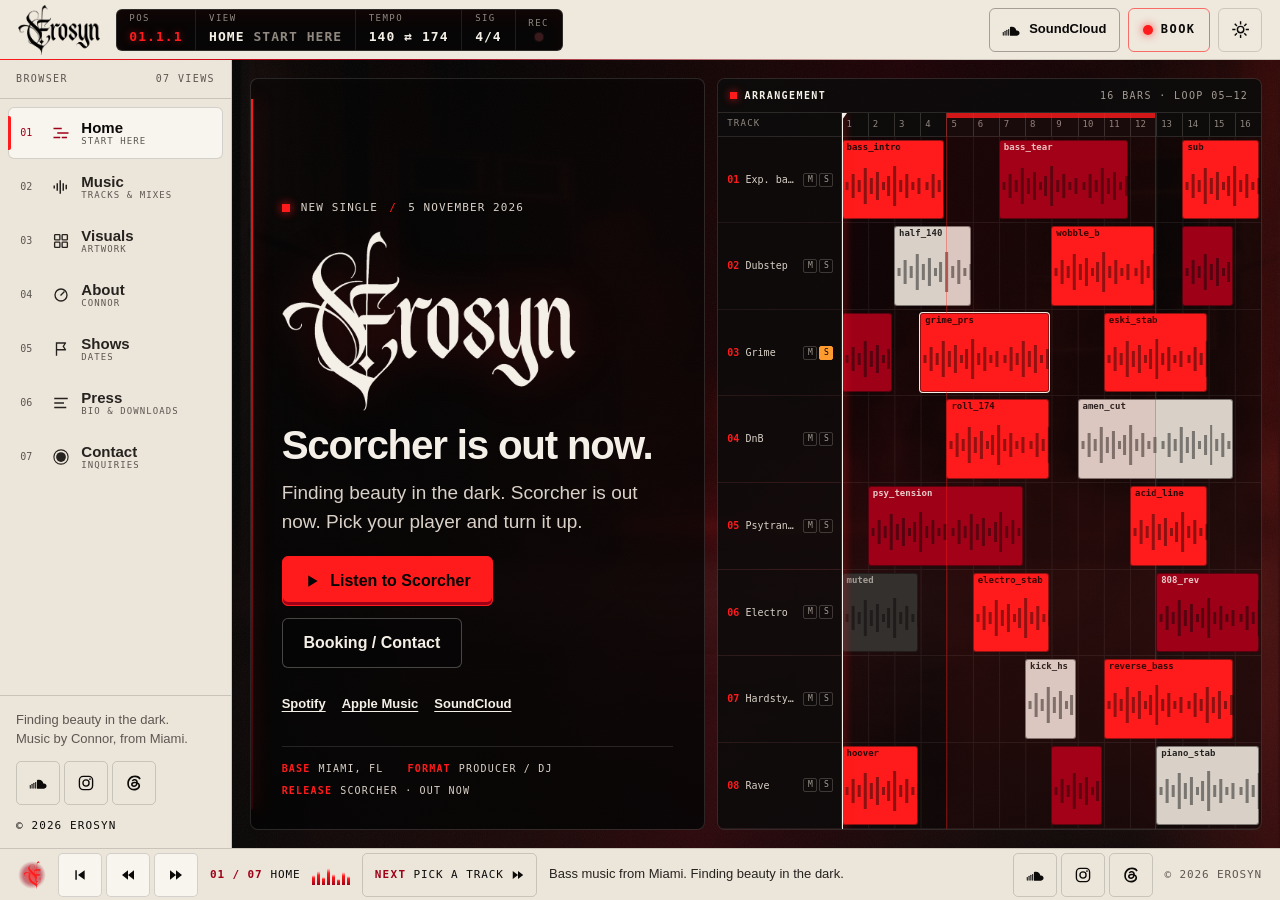
<file: erosyn/index.html>
<!doctype html>
<html lang="en">
<head>
  <meta charset="utf-8">
  <title>Erosyn</title>
  <meta name="robots" content="noindex">
  <link rel="canonical" href="https://erosynmusic.com/">
  <!-- The Erosyn site moved to the domain root. Keep the #view so old deep links (e.g. /erosyn/#music) still land on the right view. -->
  <script>window.location.replace("/" + window.location.hash);</script>
  <meta http-equiv="refresh" content="0; url=/">
</head>
<body>
  <p>Erosyn now lives at <a href="/">erosynmusic.com</a>.</p>
</body>
</html>
</file>
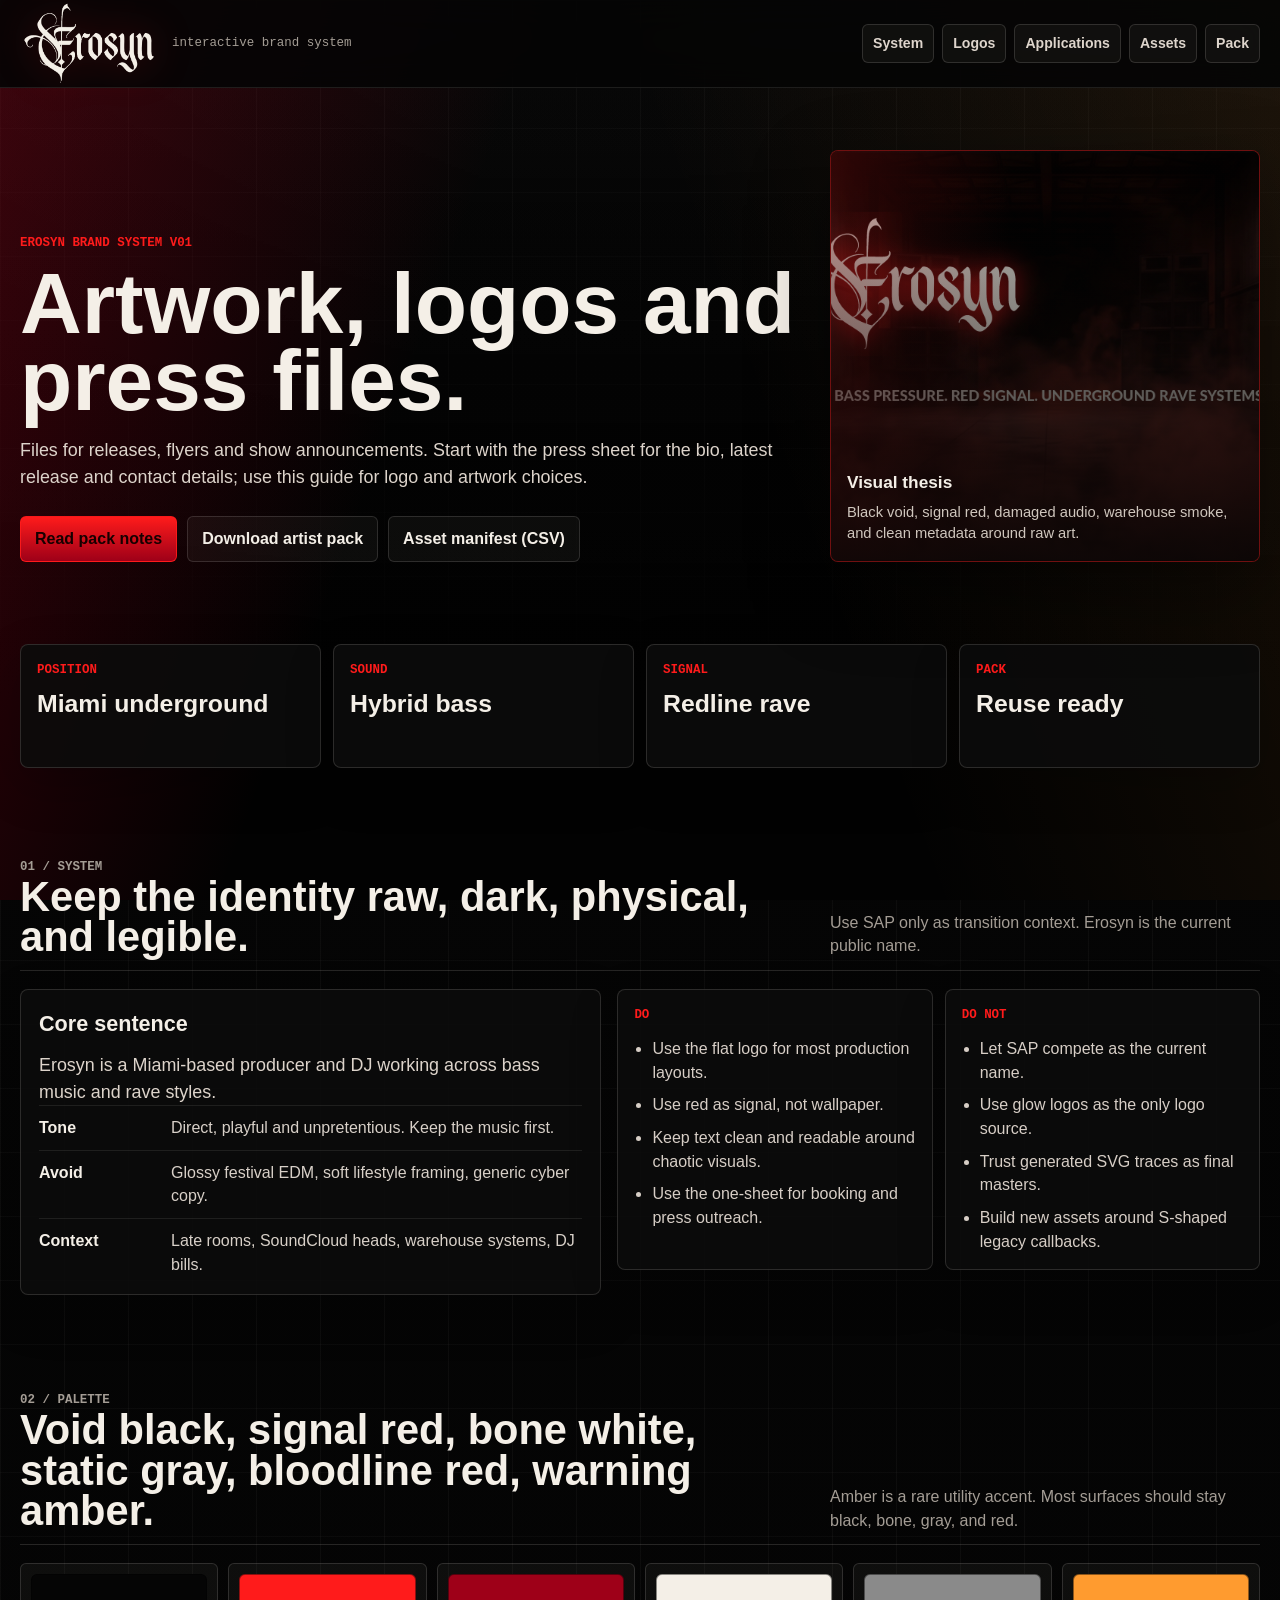
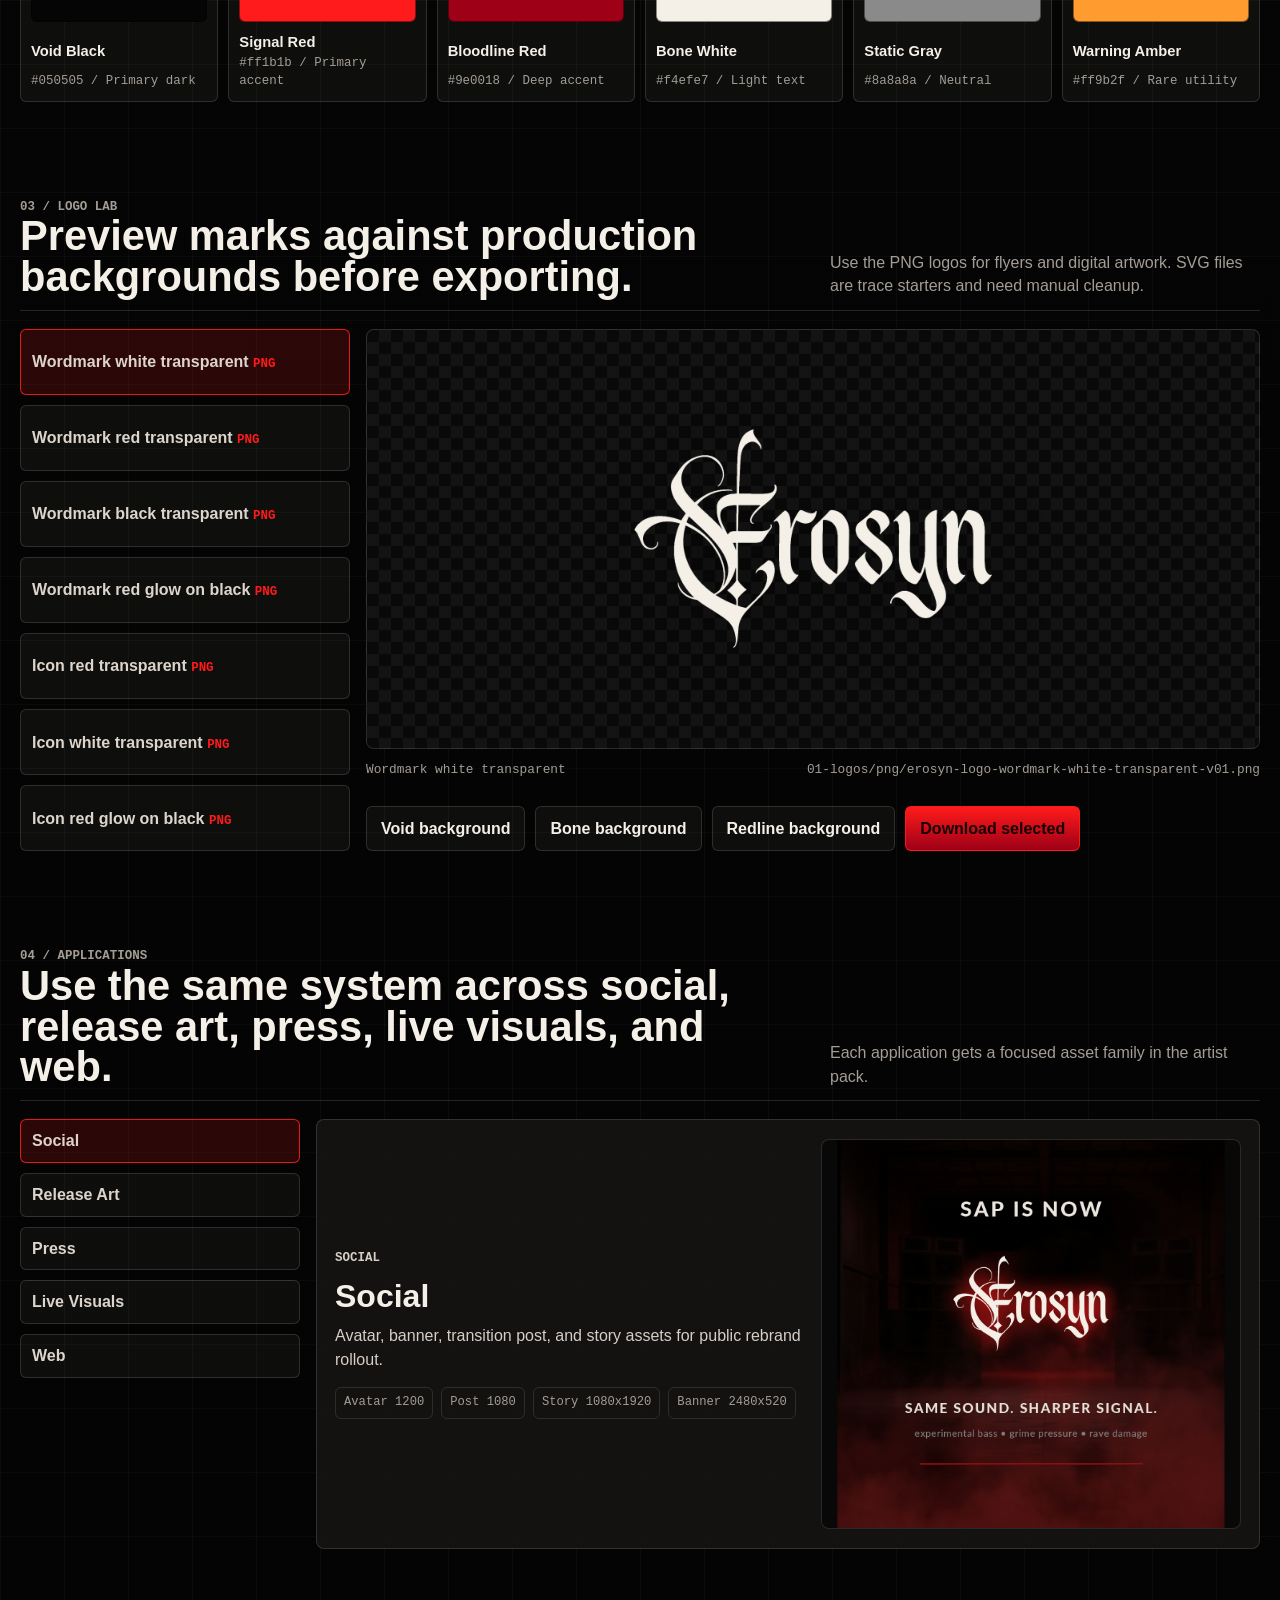
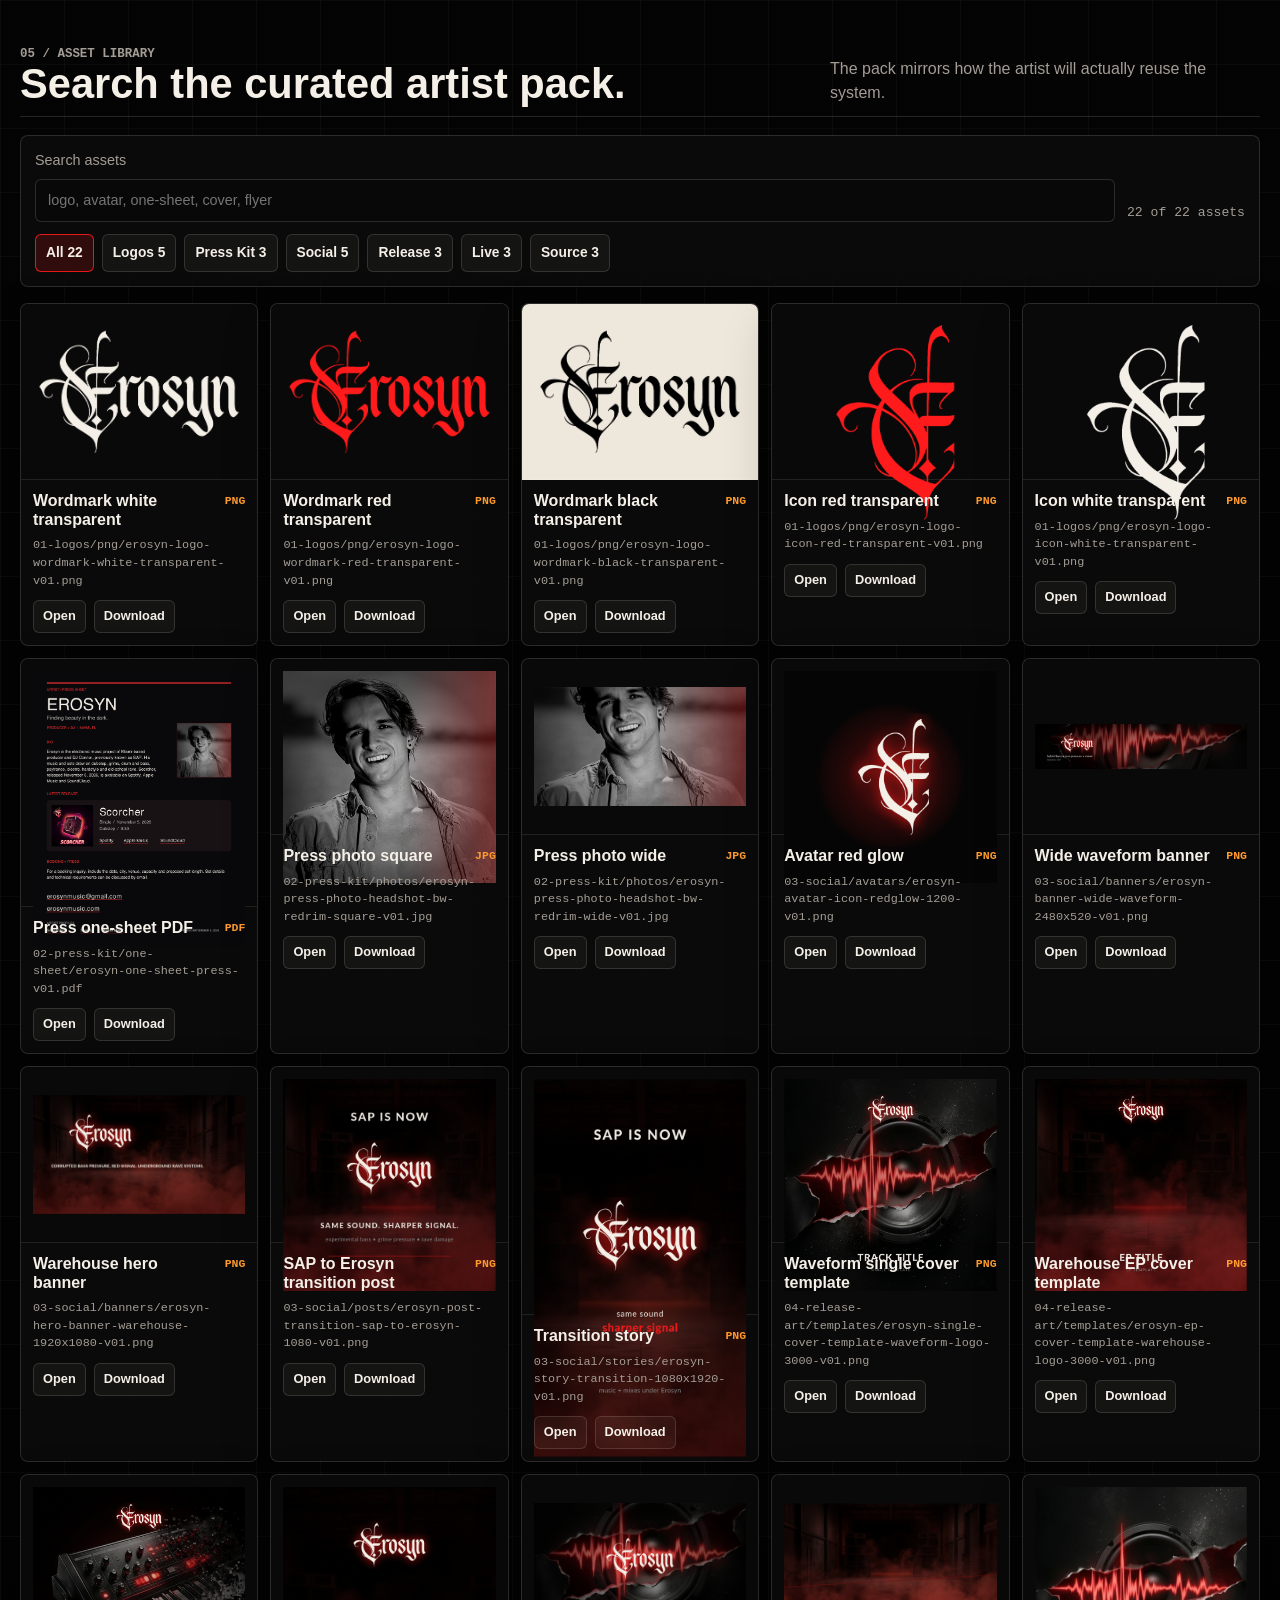
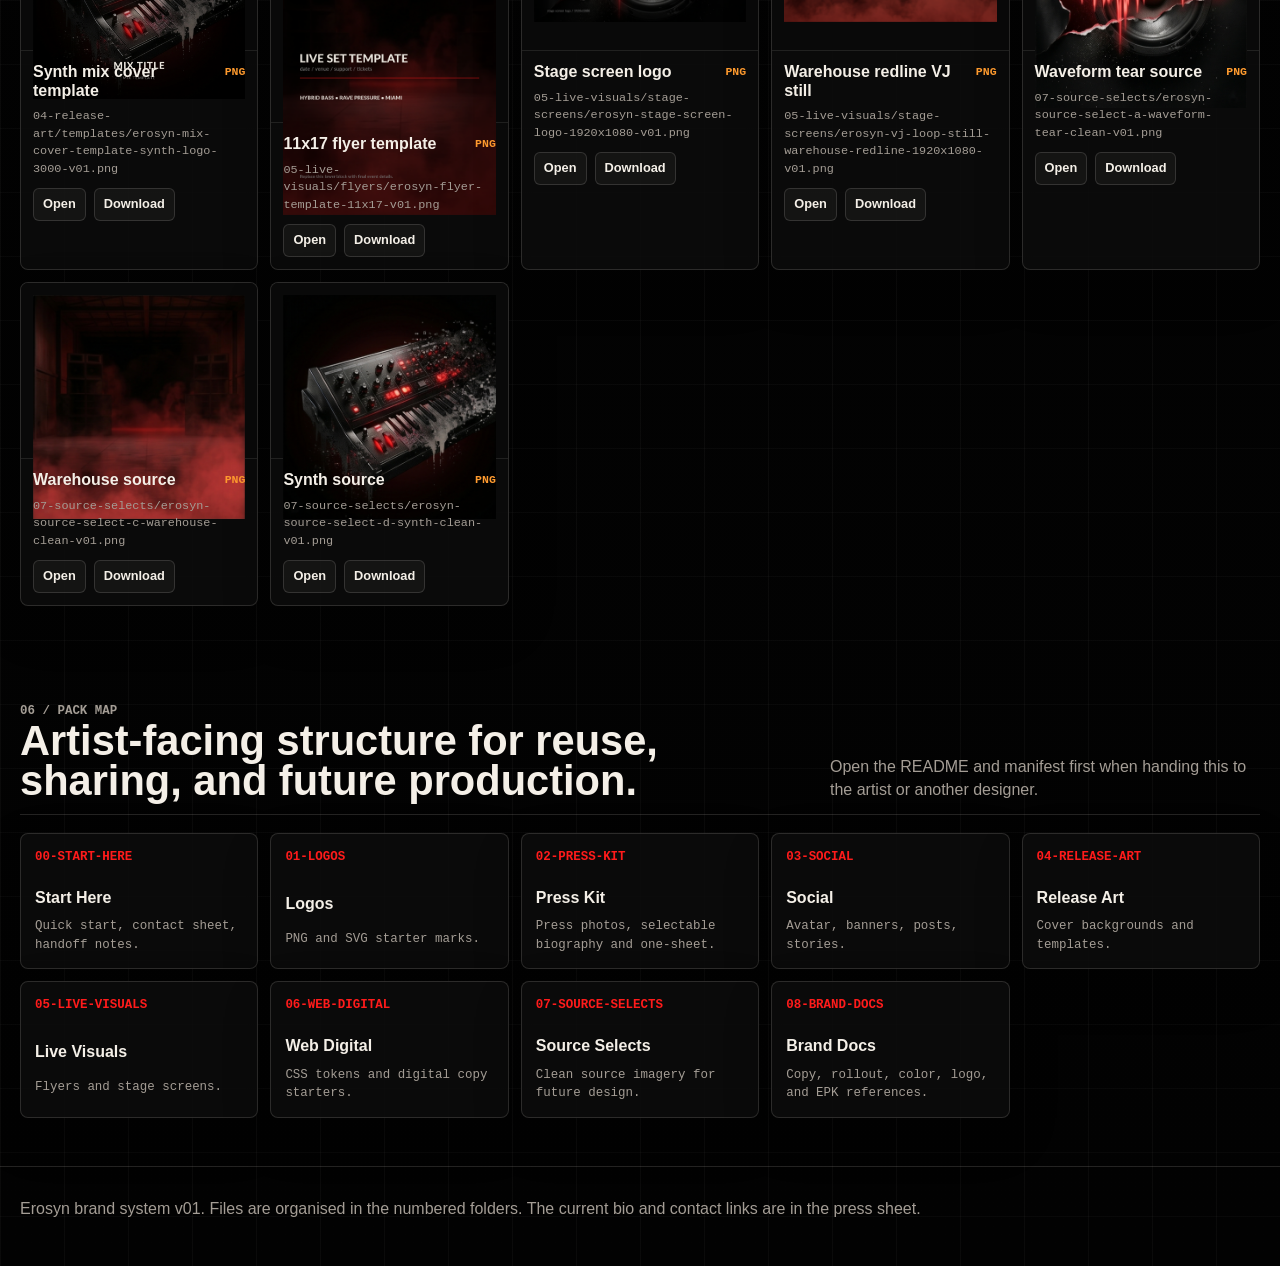
<file: brand.html>
<!doctype html>
<html lang="en"><head><meta charset="utf-8"><meta name="robots" content="noindex"><title>Erosyn artwork and brand guide</title><link rel="canonical" href="https://erosynmusic.com/erosyn/brand.html"><meta http-equiv="refresh" content="0; url=/erosyn/brand.html"><script>location.replace('/erosyn/brand.html');</script></head><body><p>The SAP brand guide has retired. <a href="/erosyn/brand.html">Open the Erosyn guide</a>.</p></body></html>
</file>
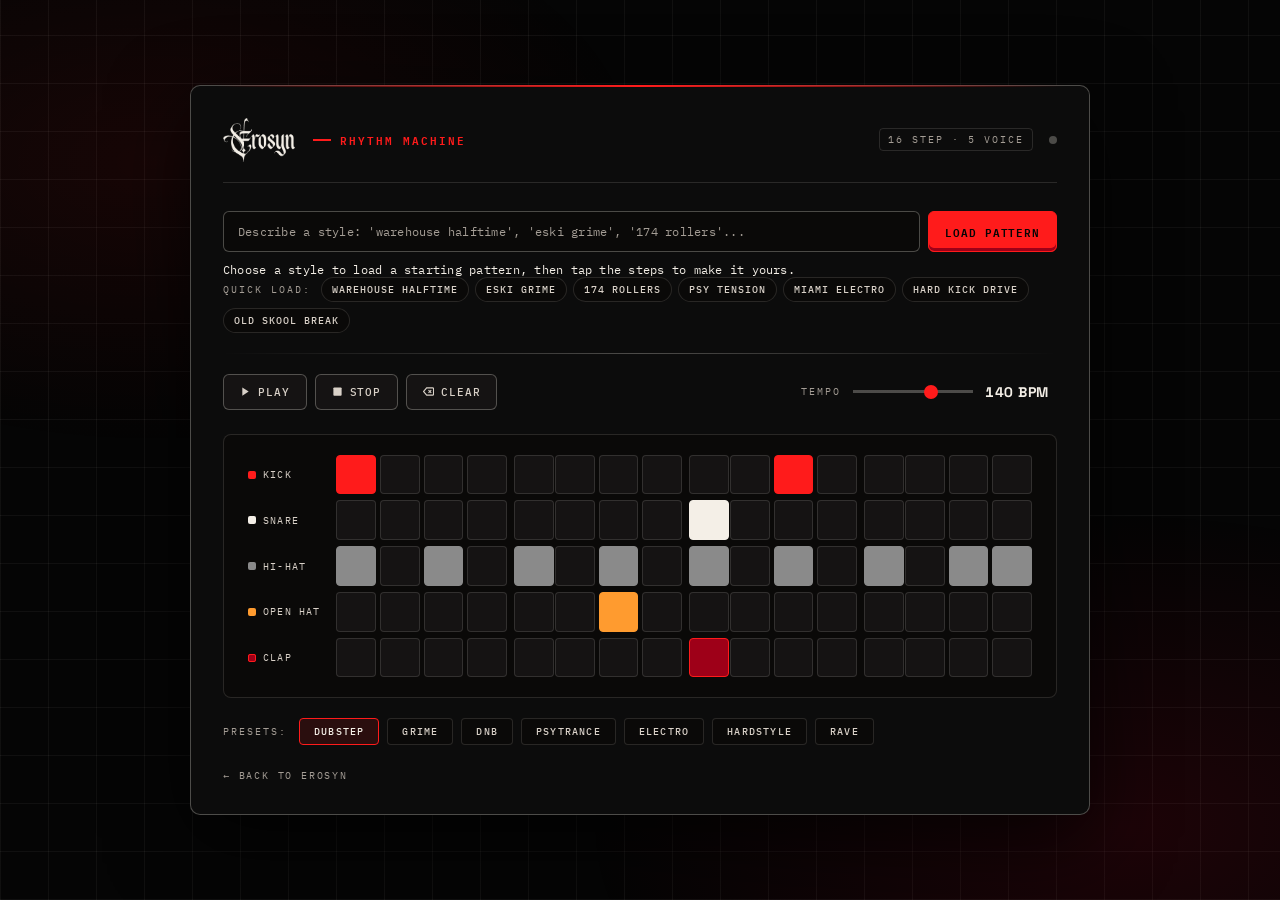
<file: drum-machine.html>
<!DOCTYPE html>
<html lang="en">
<head>
  <meta charset="UTF-8">
  <meta name="viewport" content="width=device-width, initial-scale=1.0">
  <meta http-equiv="Content-Security-Policy" content="default-src 'self'; style-src 'self' 'unsafe-inline'; font-src 'self' data:; img-src 'self' data: https:; script-src 'self' 'unsafe-inline'; media-src 'self' https://w.soundcloud.com; frame-src https://w.soundcloud.com">
  <title>Rhythm Machine — Erosyn</title>
  <meta name="description" content="Sketch a 16-step beat in the Erosyn rhythm machine: dubstep, grime, DnB, psytrance, electro, hardstyle, and rave kits, synthesized in your browser.">
  <meta name="theme-color" content="#050505">
  <link rel="canonical" href="https://erosynmusic.com/drum-machine.html">
  <link rel="icon" type="image/png" href="erosyn/web/erosyn-icon-red-192.png">
  <link rel="stylesheet" href="fonts/fonts.css">
  <style>
    :root {
      /* Erosyn palette (erosyn/06-web-digital/erosyn-css-tokens.css) */
      --void-black:    #050505;
      --signal-red:    #ff1b1b;
      --blood-red:     #9e0018;
      --bone-white:    #f4efe7;
      --static-gray:   #8a8a8a;
      --warning-amber: #ff9b2f;

      --bg-black:      var(--void-black);
      --bg-surface:    #0c0c0c;
      --bg-elevated:   #151313;
      --bg-card:       #0a0908;
      --border:        rgba(244, 239, 231, 0.13);
      --border-lite:   rgba(244, 239, 231, 0.28);

      --text-primary:   var(--bone-white);
      --text-secondary: #d9d1c8;
      --text-dim:       #a49d95;

      --font-display: 'Space Grotesk', Arial, sans-serif;
      --font-body:    'IBM Plex Mono', ui-monospace, monospace;

      --t-press: 80ms;
      --t-fast:  120ms;
      --t:       150ms;
      --ease:    cubic-bezier(.2, .7, .2, 1);

      /* Per-track colors: red is the kick's signal, amber stays rare on the sparse open hat. */
      --kick-color:    var(--signal-red);
      --snare-color:   var(--bone-white);
      --hihat-color:   var(--static-gray);
      --openhat-color: var(--warning-amber);
      --clap-color:    var(--blood-red);
    }

    *, *::before, *::after { box-sizing: border-box; margin: 0; padding: 0; }

    body {
      font-family: var(--font-body);
      background: var(--bg-black);
      color: var(--text-primary);
      min-height: 100vh;
      display: flex;
      align-items: center;
      justify-content: center;
      padding: 24px;
      font-size: 12px;
      letter-spacing: 0.02em;
      position: relative;
      overflow-x: hidden;
    }

    /* Grid texture */
    body::before {
      content: '';
      position: fixed;
      inset: 0;
      background-image:
        repeating-linear-gradient(90deg, rgba(244,239,231,0.05) 0px, rgba(244,239,231,0.05) 1px, transparent 1px, transparent 48px),
        repeating-linear-gradient(0deg, rgba(244,239,231,0.05) 0px, rgba(244,239,231,0.05) 1px, transparent 1px, transparent 48px);
      pointer-events: none;
    }

    /* Red wash, low and physical rather than glossy */
    body::after {
      content: '';
      position: fixed;
      inset: 0;
      background:
        radial-gradient(ellipse 55% 45% at 12% 18%, rgba(255,27,27,0.08) 0%, transparent 70%),
        radial-gradient(ellipse 60% 50% at 88% 92%, rgba(158,0,24,0.16) 0%, transparent 70%);
      pointer-events: none;
    }

    .visually-hidden {
      position: absolute !important;
      width: 1px;
      height: 1px;
      overflow: hidden;
      clip: rect(0 0 0 0);
      white-space: nowrap;
    }

    /* ── MACHINE SHELL ── */
    .drum-machine {
      position: relative;
      z-index: 1;
      background: var(--bg-surface);
      border: 1px solid var(--border-lite);
      border-radius: 10px;
      width: 100%;
      max-width: 900px;
      padding: 32px;
      box-shadow: 0 24px 80px rgba(0,0,0,0.7);
    }

    /* Signal line */
    .drum-machine::before {
      content: '';
      position: absolute;
      top: -1px; left: 24px; right: 24px;
      height: 2px;
      background: linear-gradient(90deg, transparent, var(--signal-red), transparent);
    }

    /* ── HEADER ── */
    .header {
      display: flex;
      align-items: center;
      justify-content: space-between;
      gap: 16px;
      margin-bottom: 28px;
      padding-bottom: 20px;
      border-bottom: 1px solid var(--border);
    }

    .header-left {
      display: flex;
      align-items: center;
      gap: 18px;
    }

    .logo {
      display: block;
      line-height: 0;
      border-radius: 4px;
    }

    .logo img {
      width: auto;
      height: 44px;
    }

    .subtitle {
      display: flex;
      align-items: center;
      gap: 9px;
      font-family: var(--font-body);
      font-size: 11px;
      font-weight: 600;
      letter-spacing: 0.18em;
      text-transform: uppercase;
      color: var(--signal-red);
    }

    .subtitle::before {
      content: '';
      width: 18px;
      height: 2px;
      background: var(--signal-red);
    }

    .header-right {
      display: flex;
      align-items: center;
      gap: 16px;
    }

    .model-tag {
      font-family: var(--font-body);
      font-size: 10px;
      letter-spacing: 0.2em;
      text-transform: uppercase;
      color: var(--text-dim);
      padding: 4px 8px;
      border: 1px solid var(--border);
      border-radius: 4px;
      white-space: nowrap;
    }

    .status-indicator {
      width: 8px;
      height: 8px;
      border-radius: 50%;
      background: var(--border-lite);
      transition: background-color var(--t) var(--ease), box-shadow var(--t) var(--ease);
    }

    .status-indicator.active {
      background: var(--signal-red);
      box-shadow: 0 0 10px var(--signal-red), 0 0 20px rgba(255,27,27,0.3);
      animation: pulse-dot 1s ease-in-out infinite;
    }

    @keyframes pulse-dot {
      0%, 100% { box-shadow: 0 0 10px var(--signal-red), 0 0 20px rgba(255,27,27,0.3); }
      50%       { box-shadow: 0 0 4px var(--signal-red); }
    }

    /* ── AI INPUT ── */
    .ai-section { margin-bottom: 8px; }

    .ai-input {
      display: flex;
      gap: 8px;
      margin-bottom: 10px;
    }

    .input-field {
      flex: 1;
      min-width: 0;
      background: var(--bg-card);
      border: 1px solid var(--border-lite);
      border-radius: 6px;
      padding: 10px 14px;
      color: var(--text-primary);
      font-family: var(--font-body);
      font-size: 12px;
      outline: none;
      transition: border-color var(--t-fast) var(--ease), box-shadow var(--t-fast) var(--ease);
      letter-spacing: 0.02em;
    }

    .input-field:focus {
      border-color: var(--signal-red);
      box-shadow: 0 0 0 3px rgba(255,27,27,0.14);
    }

    .input-field::placeholder { color: var(--text-dim); }

    .btn {
      background: var(--bg-elevated);
      border: 1px solid var(--border-lite);
      border-radius: 6px;
      padding: 10px 16px;
      color: var(--text-secondary);
      font-family: var(--font-body);
      font-size: 11px;
      font-weight: 500;
      letter-spacing: 0.08em;
      cursor: pointer;
      transition:
        background-color var(--t-fast) var(--ease),
        border-color var(--t-fast) var(--ease),
        color var(--t-fast) var(--ease),
        transform var(--t-fast) var(--ease);
      white-space: nowrap;
      display: inline-flex;
      align-items: center;
      gap: 7px;
      text-transform: uppercase;
    }

    .btn:hover {
      border-color: var(--signal-red);
      color: var(--text-primary);
    }

    .btn:active {
      transform: scale(0.97);
      transition-duration: var(--t-press);
    }

    .btn.primary {
      background: var(--signal-red);
      border-color: var(--signal-red);
      color: var(--void-black);
      font-weight: 700;
      box-shadow: inset 0 -3px 0 var(--blood-red);
    }

    .btn.primary:hover {
      background: var(--blood-red);
      color: var(--bone-white);
      box-shadow: inset 0 -3px 0 var(--signal-red);
    }

    .btn:disabled {
      opacity: 0.4;
      cursor: not-allowed;
    }

    /* Idea pills */
    .idea-buttons {
      display: flex;
      align-items: center;
      gap: 6px;
      flex-wrap: wrap;
      margin-bottom: 20px;
    }

    .idea-label {
      font-family: var(--font-body);
      font-size: 10px;
      letter-spacing: 0.2em;
      text-transform: uppercase;
      color: var(--text-dim);
      margin-right: 4px;
    }

    .idea-btn {
      padding: 5px 10px;
      font-size: 10px;
      border-radius: 20px;
      background: var(--bg-card);
      border: 1px solid var(--border);
      color: var(--text-secondary);
      letter-spacing: 0.1em;
    }

    /* ── DIVIDER ── */
    .divider {
      height: 1px;
      background: linear-gradient(90deg, transparent, var(--border-lite), transparent);
      margin-bottom: 20px;
    }

    /* ── TRANSPORT ── */
    .transport {
      display: flex;
      align-items: center;
      gap: 20px;
      margin-bottom: 24px;
      flex-wrap: wrap;
    }

    .transport-controls { display: flex; gap: 8px; }

    .tempo-control {
      display: flex;
      align-items: center;
      gap: 12px;
      margin-left: auto;
    }

    .tempo-label {
      font-family: var(--font-body);
      font-size: 10px;
      letter-spacing: 0.2em;
      text-transform: uppercase;
      color: var(--text-dim);
    }

    /* A taller hit area around the visible 3px track: 24px here, 44px on phones. */
    .tempo-slider {
      -webkit-appearance: none;
      appearance: none;
      width: 120px;
      height: 24px;
      margin: 0;
      background: linear-gradient(var(--border-lite), var(--border-lite)) center / 100% 3px no-repeat;
      border-radius: 2px;
      outline: none;
      cursor: pointer;
    }

    .tempo-slider::-webkit-slider-thumb {
      -webkit-appearance: none;
      width: 14px;
      height: 14px;
      background: var(--signal-red);
      border-radius: 50%;
      cursor: pointer;
      transition: transform var(--t-fast) var(--ease);
    }

    .tempo-slider::-moz-range-thumb {
      width: 14px;
      height: 14px;
      border: 0;
      background: var(--signal-red);
      border-radius: 50%;
      cursor: pointer;
    }

    .tempo-slider::-webkit-slider-thumb:hover {
      transform: scale(1.2);
    }

    .tempo-value {
      font-family: var(--font-display);
      font-size: 14px;
      font-weight: 700;
      font-variant-numeric: tabular-nums;
      color: var(--text-primary);
      min-width: 72px;
      letter-spacing: 0.04em;
    }

    /* ── SEQUENCER ── */
    .sequencer {
      background: var(--bg-card);
      border: 1px solid var(--border);
      border-radius: 8px;
      padding: 20px 24px;
      margin-bottom: 20px;
      position: relative;
      overflow: hidden;
    }

    /* Step position indicator bar at top */
    .playhead-bar {
      position: absolute;
      top: 0;
      left: 0;
      width: 0%;
      height: 2px;
      background: var(--signal-red);
      transition: width 0.05s linear;
    }

    .track {
      display: grid;
      grid-template-columns: 84px repeat(16, 1fr);
      column-gap: 4px;
      align-items: center;
      margin-bottom: 6px;
    }

    .track:last-child { margin-bottom: 0; }

    .track-label {
      display: flex;
      align-items: center;
      gap: 7px;
      font-family: var(--font-body);
      font-size: 10px;
      letter-spacing: 0.12em;
      text-transform: uppercase;
      color: var(--text-secondary);
      padding-right: 8px;
      white-space: nowrap;
    }

    /* Swatch keys each row to its step color; the label text stays readable. */
    .track-label::before {
      content: '';
      flex: none;
      width: 8px;
      height: 8px;
      border-radius: 2px;
      background: var(--swatch);
    }

    .track-code { display: none; }

    .track[data-track="kick"]    { --swatch: var(--kick-color); }
    .track[data-track="snare"]   { --swatch: var(--snare-color); }
    .track[data-track="hihat"]   { --swatch: var(--hihat-color); }
    .track[data-track="openhat"] { --swatch: var(--openhat-color); }
    .track[data-track="clap"]    { --swatch: var(--clap-color); }
    .track[data-track="clap"] .track-label::before { outline: 1px solid var(--signal-red); outline-offset: -1px; }

    .step {
      appearance: none;
      -webkit-appearance: none;
      display: block;
      width: 100%;
      padding: 0;
      aspect-ratio: 1;
      background: var(--bg-elevated);
      border: 1px solid var(--border);
      border-radius: 4px;
      cursor: pointer;
      transition:
        background-color 0.1s,
        border-color 0.1s,
        transform var(--t-fast) var(--ease);
      position: relative;
    }

    /* Group separators */
    .step[data-step="4"],
    .step[data-step="8"],
    .step[data-step="12"] {
      margin-left: 3px;
    }

    .step:hover {
      border-color: var(--border-lite);
      background: #1d1a1a;
      transform: scale(1.05);
    }

    .step:active {
      transform: scale(0.92);
      transition-duration: var(--t-press);
    }

    .step.active {
      background: var(--swatch);
      border-color: var(--swatch);
    }

    /* Bloodline alone is too dark against the cells, so the clap keeps a signal-red edge. */
    .track[data-track="clap"] .step.active { border-color: var(--signal-red); }

    .step.playing {
      outline: 2px solid rgba(244,239,231,0.35);
      outline-offset: 2px;
      transform: scale(1.1);
    }

    .step.active.playing {
      filter: brightness(1.25);
      transform: scale(1.12);
    }

    /* ── PRESETS ── */
    .presets-row {
      display: flex;
      align-items: center;
      gap: 8px;
      flex-wrap: wrap;
    }

    .presets-label {
      font-family: var(--font-body);
      font-size: 10px;
      letter-spacing: 0.2em;
      text-transform: uppercase;
      color: var(--text-dim);
      margin-right: 4px;
    }

    .preset-btn {
      padding: 6px 14px;
      font-size: 10px;
      border-radius: 4px;
      background: var(--bg-card);
      border: 1px solid var(--border);
      color: var(--text-secondary);
      letter-spacing: 0.12em;
    }

    .preset-btn.active-preset {
      border-color: var(--signal-red);
      color: var(--text-primary);
      background: rgba(255,27,27,0.12);
    }

    .back-link {
      display: inline-block;
      margin-top: 24px;
      color: var(--text-dim);
      font-size: 10px;
      letter-spacing: 0.18em;
      text-transform: uppercase;
      text-decoration: none;
    }

    .back-link:hover { color: var(--text-primary); }

    .btn:focus-visible,
    .step:focus-visible,
    .logo:focus-visible,
    .back-link:focus-visible,
    .tempo-slider:focus-visible {
      outline: 2px solid var(--bone-white);
      outline-offset: 2px;
    }

    /* ── STATUS TOAST ── */
    .status-message {
      position: fixed;
      bottom: 28px;
      left: 50%;
      transform: translateX(-50%) translateY(16px);
      background: var(--bg-elevated);
      border: 1px solid var(--border-lite);
      border-radius: 6px;
      padding: 9px 18px;
      font-family: var(--font-body);
      font-size: 11px;
      letter-spacing: 0.1em;
      text-transform: uppercase;
      color: var(--text-secondary);
      opacity: 0;
      pointer-events: none;
      transition: opacity var(--t) var(--ease), transform var(--t) var(--ease);
      z-index: 100;
      white-space: nowrap;
    }

    .status-message.show {
      opacity: 1;
      transform: translateX(-50%) translateY(0);
    }

    .status-message.error   { border-color: var(--signal-red); color: var(--signal-red); }
    .status-message.success { border-color: var(--warning-amber); color: var(--text-primary); }

    /* ── RESPONSIVE ── */
    @media (max-width: 700px) {
      .drum-machine { padding: 20px 16px; }
      .header { flex-wrap: wrap; }
      .header-left { gap: 12px; }
      .logo img { height: 34px; }
      .track { grid-template-columns: 70px repeat(16, 1fr); column-gap: 3px; }
      .track-label { font-size: 9px; letter-spacing: 0.06em; gap: 5px; }
      .tempo-control { margin-left: 0; }
      .transport { flex-direction: column; align-items: flex-start; }
    }

    /* Phones: sixteen steps in one row would be too small to tap, so each track wraps into two rows of eight.
       The layout is compacted to fit a 390x844 screen without page scroll; nothing is clipped, so a shorter
       screen still scrolls. Steps are 44px tall; their width is what a phone row of eight allows (about 40px). */
    @media (max-width: 560px) {
      body { padding: 4px; align-items: flex-start; }
      .drum-machine { padding: 10px 8px; border-radius: 8px; }
      .drum-machine::before { left: 8px; right: 8px; }
      .header { margin-bottom: 6px; padding-bottom: 6px; }
      .logo { display: inline-flex; align-items: center; min-height: 44px; }
      .logo img { height: 28px; }
      .model-tag { display: none; }
      .ai-section { margin-bottom: 0; }
      .ai-input { margin-bottom: 8px; }
      .input-field { min-width: 0; }
      .field-hint { position: absolute; width: 1px; height: 1px; overflow: hidden; clip: rect(0 0 0 0); white-space: nowrap; }
      .btn { min-height: 44px; }
      .idea-buttons,
      .presets-row {
        flex-wrap: nowrap;
        overflow-x: auto;
        margin-right: -8px;
        margin-left: -8px;
        padding: 0 8px;
        scrollbar-width: none;
      }
      .idea-buttons::-webkit-scrollbar,
      .presets-row::-webkit-scrollbar { display: none; }
      .idea-buttons { margin-bottom: 8px; }
      .idea-btn,
      .preset-btn { flex: none; }
      .idea-label,
      .presets-label { flex: none; }
      .divider { display: none; }
      .transport { flex-direction: row; align-items: center; flex-wrap: wrap; gap: 8px; margin-bottom: 8px; }
      .transport-controls .btn { padding: 0 12px; }
      .tempo-control { flex: 1 1 100%; min-height: 44px; gap: 10px; }
      .tempo-slider { flex: 1; width: auto; min-width: 0; height: 44px; }
      .sequencer { padding: 8px 4px; margin-bottom: 8px; }
      .track { grid-template-columns: 22px repeat(8, minmax(0, 1fr)); gap: 3px; margin-bottom: 4px; }
      .track-label { grid-row: span 2; align-self: center; padding-right: 0; font-weight: 600; }
      .track-name { display: none; }
      .track-code { display: inline; }
      .step { aspect-ratio: auto; height: 44px; }
      .step[data-step="4"],
      .step[data-step="8"],
      .step[data-step="12"] { margin-left: 0; }
      .back-link { display: none; }
    }

    /* Phone landscape: one row of sixteen 44px steps under two compact control rows.
       The header keeps only the home logo; the page title stays available to screen readers. */
    @media (max-height: 500px) and (min-width: 561px) {
      body { padding: 4px; align-items: flex-start; }
      .drum-machine {
        display: grid;
        grid-template-columns: auto minmax(0, 1fr) minmax(0, 1fr);
        grid-template-areas:
          "head input ideas"
          "transport transport presets"
          "seq seq seq";
        gap: 6px 8px;
        max-width: none;
        padding: 8px;
        border-radius: 8px;
      }
      .drum-machine::before { left: 8px; right: 8px; }
      .header { grid-area: head; margin: 0; padding: 0; border: 0; }
      .logo { display: inline-flex; align-items: center; min-height: 44px; }
      .logo img { height: 28px; }
      .subtitle,
      .field-hint,
      .tempo-label { position: absolute; width: 1px; height: 1px; overflow: hidden; clip: rect(0 0 0 0); white-space: nowrap; }
      .header-right,
      .divider,
      .back-link { display: none; }
      .ai-section { display: contents; }
      .ai-input { grid-area: input; margin: 0; }
      .input-field { min-width: 0; }
      .btn { min-height: 44px; }
      .idea-buttons { grid-area: ideas; }
      .presets-row { grid-area: presets; }
      .idea-buttons,
      .presets-row {
        flex-wrap: nowrap;
        overflow-x: auto;
        margin: 0;
        scrollbar-width: none;
      }
      .idea-buttons::-webkit-scrollbar,
      .presets-row::-webkit-scrollbar { display: none; }
      .idea-btn,
      .preset-btn,
      .idea-label,
      .presets-label { flex: none; }
      .transport { grid-area: transport; flex-wrap: nowrap; gap: 8px; margin: 0; }
      .transport-controls .btn { padding: 0 12px; }
      .tempo-control { flex: 1; min-width: 0; margin-left: 0; gap: 8px; }
      .tempo-slider { flex: 1; width: auto; min-width: 0; height: 44px; }
      .sequencer { grid-area: seq; margin: 0; padding: 6px 8px; }
      .track { grid-template-columns: 30px repeat(16, minmax(0, 1fr)); column-gap: 3px; margin-bottom: 3px; }
      .track-label { padding-right: 0; font-weight: 600; }
      .track-name { display: none; }
      .track-code { display: inline; }
      .step { aspect-ratio: auto; height: 44px; }
      .step[data-step="4"],
      .step[data-step="8"],
      .step[data-step="12"] { margin-left: 0; }
    }

    @media (prefers-reduced-motion: reduce) {
      *, *::before, *::after {
        animation: none !important;
        transition-duration: 0.01ms !important;
      }

      .btn:active,
      .step:hover,
      .step:active,
      .step.playing,
      .step.active.playing,
      .tempo-slider::-webkit-slider-thumb:hover {
        transform: none;
      }
    }

    /* Forced colors drop background fills, so active steps use a system highlight. */
    @media (forced-colors: active) {
      .step.active { background: Highlight; border-color: Highlight; }
      .step.playing { outline-color: CanvasText; }
      .track-label::before { forced-color-adjust: none; }
    }
  </style>
</head>
<body>

  <main class="drum-machine">

    <!-- HEADER -->
    <header class="header">
      <div class="header-left">
        <a class="logo" href="/" aria-label="Erosyn — back to the homepage">
          <img src="erosyn/web/erosyn-wordmark-white-800.png" alt="Erosyn" width="800" height="490">
        </a>
        <h1 class="subtitle">Rhythm Machine</h1>
      </div>
      <div class="header-right">
        <div class="model-tag">16 Step · 5 Voice</div>
        <div class="status-indicator" id="statusIndicator" aria-hidden="true"></div>
      </div>
    </header>

    <!-- BEAT DESCRIPTION -->
    <div class="ai-section">
      <div class="ai-input">
        <label class="visually-hidden" for="beatInput">Describe a style</label>
        <input
          type="text"
          class="input-field"
          id="beatInput"
          aria-describedby="beatHint"
          placeholder="Describe a style: 'warehouse halftime', 'eski grime', '174 rollers'..."
          autocomplete="off"
        />
        <button type="button" class="btn primary" id="generateBtn">Load pattern</button>
      </div>

      <p class="field-hint" id="beatHint">Choose a style to load a starting pattern, then tap the steps to make it yours.</p>
    <div class="idea-buttons">
        <span class="idea-label">Quick load:</span>
        <button type="button" class="btn idea-btn" data-idea="warehouse halftime pressure">Warehouse halftime</button>
        <button type="button" class="btn idea-btn" data-idea="eski grime riddim">Eski grime</button>
        <button type="button" class="btn idea-btn" data-idea="174 rollers">174 rollers</button>
        <button type="button" class="btn idea-btn" data-idea="psy tension build">Psy tension</button>
        <button type="button" class="btn idea-btn" data-idea="miami electro bass">Miami electro</button>
        <button type="button" class="btn idea-btn" data-idea="hard kick drive">Hard kick drive</button>
        <button type="button" class="btn idea-btn" data-idea="old skool rave break">Old skool break</button>
      </div>
    </div>

    <div class="divider"></div>

    <!-- TRANSPORT -->
    <div class="transport">
      <div class="transport-controls">
        <button type="button" class="btn" id="playBtn">
          <svg width="11" height="11" viewBox="0 0 24 24" fill="currentColor" aria-hidden="true"><polygon points="5 3 19 12 5 21 5 3"/></svg>
          Play
        </button>
        <button type="button" class="btn" id="stopBtn">
          <svg width="11" height="11" viewBox="0 0 24 24" fill="currentColor" aria-hidden="true"><rect x="3" y="3" width="18" height="18" rx="2"/></svg>
          Stop
        </button>
        <button type="button" class="btn" id="clearBtn">
          <svg width="11" height="11" viewBox="0 0 24 24" fill="none" stroke="currentColor" stroke-width="2.5" aria-hidden="true"><path d="M21 4H8l-7 8 7 8h13a2 2 0 0 0 2-2V6a2 2 0 0 0-2-2z"/><line x1="18" y1="9" x2="12" y2="15"/><line x1="12" y1="9" x2="18" y2="15"/></svg>
          Clear
        </button>
      </div>
      <div class="tempo-control">
        <label class="tempo-label" for="tempoSlider">Tempo</label>
        <input type="range" class="tempo-slider" id="tempoSlider" min="60" max="180" value="140" />
        <output class="tempo-value" id="tempoValue" for="tempoSlider">140 BPM</output>
      </div>
    </div>

    <!-- SEQUENCER -->
    <div class="sequencer" id="sequencer">
      <div class="playhead-bar" id="playheadBar"></div>
      <div class="track" data-track="kick">
        <div class="track-label"><span class="track-name">Kick</span><span class="track-code" aria-hidden="true">BD</span></div>
      </div>
      <div class="track" data-track="snare">
        <div class="track-label"><span class="track-name">Snare</span><span class="track-code" aria-hidden="true">SD</span></div>
      </div>
      <div class="track" data-track="hihat">
        <div class="track-label"><span class="track-name">Hi-hat</span><span class="track-code" aria-hidden="true">CH</span></div>
      </div>
      <div class="track" data-track="openhat">
        <div class="track-label"><span class="track-name">Open hat</span><span class="track-code" aria-hidden="true">OH</span></div>
      </div>
      <div class="track" data-track="clap">
        <div class="track-label"><span class="track-name">Clap</span><span class="track-code" aria-hidden="true">CP</span></div>
      </div>
    </div>

    <!-- PRESETS -->
    <div class="presets-row" role="group" aria-labelledby="presetsLabel">
      <span class="presets-label" id="presetsLabel">Presets:</span>
      <button type="button" class="btn preset-btn" data-preset="dubstep" aria-pressed="false">Dubstep</button>
      <button type="button" class="btn preset-btn" data-preset="grime" aria-pressed="false">Grime</button>
      <button type="button" class="btn preset-btn" data-preset="dnb" aria-pressed="false">DnB</button>
      <button type="button" class="btn preset-btn" data-preset="psytrance" aria-pressed="false">Psytrance</button>
      <button type="button" class="btn preset-btn" data-preset="electro" aria-pressed="false">Electro</button>
      <button type="button" class="btn preset-btn" data-preset="hardstyle" aria-pressed="false">Hardstyle</button>
      <button type="button" class="btn preset-btn" data-preset="rave" aria-pressed="false">Rave</button>
    </div>

    <a class="back-link" href="/">← Back to Erosyn</a>

  </main>

  <div class="status-message" id="statusMessage" role="status" aria-live="polite"></div>

  <script>
    const STEPS = 16;
    const instruments = ['kick', 'snare', 'hihat', 'openhat', 'clap'];
    const instrumentLabels = { kick: 'Kick', snare: 'Snare', hihat: 'Hi-hat', openhat: 'Open hat', clap: 'Clap' };

    // Erosyn kits. Each preset sets its own tempo. Keys must match VALID_PRESETS in api/generate-beat.js.
    const presets = {
      dubstep: {
        label: 'Dubstep', bpm: 140,
        pattern: {
          kick:    [1,0,0,0,0,0,0,0,0,0,1,0,0,0,0,0],
          snare:   [0,0,0,0,0,0,0,0,1,0,0,0,0,0,0,0],
          hihat:   [1,0,1,0,1,0,1,0,1,0,1,0,1,0,1,1],
          openhat: [0,0,0,0,0,0,1,0,0,0,0,0,0,0,0,0],
          clap:    [0,0,0,0,0,0,0,0,1,0,0,0,0,0,0,0]
        }
      },
      grime: {
        label: 'Grime', bpm: 140,
        pattern: {
          kick:    [1,0,0,1,0,0,0,0,0,0,1,0,0,1,0,0],
          snare:   [0,0,0,0,0,0,0,0,1,0,0,0,0,0,0,0],
          hihat:   [0,0,1,0,0,0,1,1,0,0,1,0,0,0,1,0],
          openhat: [0,0,0,0,0,0,0,0,0,0,0,0,0,0,0,0],
          clap:    [0,0,0,0,0,0,0,0,1,0,0,0,0,0,0,1]
        }
      },
      dnb: {
        label: 'DnB', bpm: 174,
        pattern: {
          kick:    [1,0,0,0,0,0,0,0,0,0,1,0,0,0,0,0],
          snare:   [0,0,0,0,1,0,0,0,0,0,0,0,1,0,0,0],
          hihat:   [1,0,1,0,1,0,1,0,1,0,1,0,1,0,1,0],
          openhat: [0,0,0,0,0,0,0,0,0,0,0,0,0,0,1,0],
          clap:    [0,0,0,0,0,0,0,1,0,0,0,0,0,0,0,0]
        }
      },
      psytrance: {
        label: 'Psytrance', bpm: 145,
        pattern: {
          kick:    [1,0,0,0,1,0,0,0,1,0,0,0,1,0,0,0],
          snare:   [0,0,0,0,0,0,0,0,0,0,0,0,0,0,0,0],
          hihat:   [0,1,0,1,0,1,0,1,0,1,0,1,0,1,0,1],
          openhat: [0,0,1,0,0,0,1,0,0,0,1,0,0,0,1,0],
          clap:    [0,0,0,0,1,0,0,0,0,0,0,0,1,0,0,0]
        }
      },
      electro: {
        label: 'Electro', bpm: 128,
        pattern: {
          kick:    [1,0,0,0,0,0,1,0,0,0,1,0,0,0,0,0],
          snare:   [0,0,0,0,1,0,0,0,0,0,0,0,1,0,0,0],
          hihat:   [1,0,1,0,1,0,1,0,1,0,1,0,1,0,1,1],
          openhat: [0,0,0,0,0,0,0,0,0,0,0,0,0,0,0,0],
          clap:    [0,0,0,0,1,0,0,0,0,0,0,0,1,0,0,0]
        }
      },
      hardstyle: {
        label: 'Hardstyle', bpm: 150,
        pattern: {
          kick:    [1,0,0,0,1,0,0,0,1,0,0,0,1,0,1,0],
          snare:   [0,0,0,0,0,0,0,0,0,0,0,0,0,1,0,1],
          hihat:   [0,0,0,0,0,0,0,0,0,0,0,0,0,0,0,0],
          openhat: [0,0,1,0,0,0,1,0,0,0,1,0,0,0,0,0],
          clap:    [0,0,0,0,1,0,0,0,0,0,0,0,1,0,0,0]
        }
      },
      rave: {
        label: 'Rave', bpm: 138,
        pattern: {
          kick:    [1,0,1,0,0,0,0,0,0,0,1,0,0,0,0,0],
          snare:   [0,0,0,0,1,0,0,1,0,1,0,0,1,0,0,1],
          hihat:   [1,0,1,0,1,0,1,0,1,0,1,0,1,0,1,0],
          openhat: [0,0,0,0,0,0,0,0,0,0,0,0,0,0,1,0],
          clap:    [0,0,0,0,0,0,0,0,0,0,0,0,0,0,0,0]
        }
      }
    };

    let audioContext;
    let isPlaying = false;
    let currentStep = 0;
    let intervalId = null;
    let aiAccessToken = '';
    let pattern = {};

    instruments.forEach(inst => {
      pattern[inst] = new Array(STEPS).fill(0);
    });

    // Build sequencer grid
    function createSequencer() {
      const tracks = document.querySelectorAll('.track');
      instruments.forEach((inst, i) => {
        for (let j = 0; j < STEPS; j++) {
          const step = document.createElement('button');
          step.type = 'button';
          step.className = 'step';
          step.dataset.instrument = inst;
          step.dataset.step = j;
          step.setAttribute('aria-label', `${instrumentLabels[inst]}, step ${j + 1}`);
          step.setAttribute('aria-pressed', 'false');
          step.addEventListener('click', toggleStep);
          tracks[i].appendChild(step);
        }
      });
    }

    function setStepState(el, on) {
      el.classList.toggle('active', !!on);
      el.setAttribute('aria-pressed', String(!!on));
    }

    function toggleStep(e) {
      const el = e.currentTarget;
      const inst = el.dataset.instrument;
      const step = parseInt(el.dataset.step);
      pattern[inst][step] = pattern[inst][step] ? 0 : 1;
      setStepState(el, pattern[inst][step]);
    }

    function updatePattern() {
      instruments.forEach(inst => {
        pattern[inst].forEach((value, step) => {
          const el = document.querySelector(`[data-instrument="${inst}"][data-step="${step}"]`);
          if (el) setStepState(el, value);
        });
      });
    }

    // Sound synthesis — sub-heavy kick, crisp hats
    function playSound(inst) {
      if (!audioContext) return;
      const now = audioContext.currentTime;

      switch(inst) {
        case 'kick': {
          const osc = audioContext.createOscillator();
          const gain = audioContext.createGain();
          osc.connect(gain);
          gain.connect(audioContext.destination);
          osc.frequency.setValueAtTime(80, now);
          osc.frequency.exponentialRampToValueAtTime(0.01, now + 0.6);
          gain.gain.setValueAtTime(1.2, now);
          gain.gain.exponentialRampToValueAtTime(0.01, now + 0.6);
          osc.start(now); osc.stop(now + 0.6);
          break;
        }
        case 'snare': {
          const noiseBuffer = audioContext.createBuffer(1, audioContext.sampleRate * 0.2, audioContext.sampleRate);
          const data = noiseBuffer.getChannelData(0);
          for (let i = 0; i < noiseBuffer.length; i++) data[i] = Math.random() * 2 - 1;
          const noise = audioContext.createBufferSource();
          noise.buffer = noiseBuffer;
          const ng = audioContext.createGain();
          noise.connect(ng); ng.connect(audioContext.destination);
          ng.gain.setValueAtTime(0.25, now);
          ng.gain.exponentialRampToValueAtTime(0.01, now + 0.2);

          const osc = audioContext.createOscillator();
          const og = audioContext.createGain();
          osc.connect(og); og.connect(audioContext.destination);
          osc.frequency.setValueAtTime(220, now);
          osc.frequency.exponentialRampToValueAtTime(100, now + 0.1);
          og.gain.setValueAtTime(0.35, now);
          og.gain.exponentialRampToValueAtTime(0.01, now + 0.12);
          osc.start(now); osc.stop(now + 0.2);
          noise.start(now); noise.stop(now + 0.2);
          break;
        }
        case 'hihat': {
          const osc = audioContext.createOscillator();
          const gain = audioContext.createGain();
          osc.type = 'square';
          osc.frequency.value = 1200;
          osc.connect(gain); gain.connect(audioContext.destination);
          gain.gain.setValueAtTime(0.08, now);
          gain.gain.exponentialRampToValueAtTime(0.001, now + 0.04);
          osc.start(now); osc.stop(now + 0.04);
          break;
        }
        case 'openhat': {
          const osc = audioContext.createOscillator();
          const gain = audioContext.createGain();
          osc.type = 'square';
          osc.frequency.value = 1000;
          osc.connect(gain); gain.connect(audioContext.destination);
          gain.gain.setValueAtTime(0.09, now);
          gain.gain.exponentialRampToValueAtTime(0.001, now + 0.35);
          osc.start(now); osc.stop(now + 0.35);
          break;
        }
        case 'clap': {
          const buf = audioContext.createBuffer(1, audioContext.sampleRate * 0.12, audioContext.sampleRate);
          const d = buf.getChannelData(0);
          for (let i = 0; i < buf.length; i++) d[i] = Math.random() * 2 - 1;
          const src = audioContext.createBufferSource();
          src.buffer = buf;
          const gain = audioContext.createGain();
          src.connect(gain); gain.connect(audioContext.destination);
          gain.gain.setValueAtTime(0.35, now);
          gain.gain.exponentialRampToValueAtTime(0.01, now + 0.12);
          src.start(now); src.stop(now + 0.12);
          break;
        }
      }
    }

    function advanceSequencer() {
      document.querySelectorAll('.step').forEach(el => el.classList.remove('playing'));

      instruments.forEach(inst => {
        const el = document.querySelector(`[data-instrument="${inst}"][data-step="${currentStep}"]`);
        if (el) {
          el.classList.add('playing');
          if (pattern[inst][currentStep]) playSound(inst);
        }
      });

      // Move playhead
      const pct = ((currentStep + 1) / STEPS) * 100;
      document.getElementById('playheadBar').style.width = pct + '%';

      currentStep = (currentStep + 1) % STEPS;
    }

    function play() {
      if (!audioContext) audioContext = new (window.AudioContext || window.webkitAudioContext)();

      if (!isPlaying) {
        isPlaying = true;
        const tempo = parseInt(document.getElementById('tempoSlider').value);
        const interval = (60 / tempo / 4) * 1000;

        document.getElementById('statusIndicator').classList.add('active');

        const playBtn = document.getElementById('playBtn');
        playBtn.innerHTML = `
          <svg width="11" height="11" viewBox="0 0 24 24" fill="currentColor" aria-hidden="true">
            <rect x="6" y="4" width="4" height="16"/>
            <rect x="14" y="4" width="4" height="16"/>
          </svg>
          Pause`;

        advanceSequencer();
        intervalId = setInterval(advanceSequencer, interval);
      } else {
        pause();
      }
    }

    function pause() {
      isPlaying = false;
      clearInterval(intervalId);
      document.getElementById('statusIndicator').classList.remove('active');
      const playBtn = document.getElementById('playBtn');
      playBtn.innerHTML = `
        <svg width="11" height="11" viewBox="0 0 24 24" fill="currentColor" aria-hidden="true">
          <polygon points="5 3 19 12 5 21 5 3"/>
        </svg>
        Play`;
    }

    function stop() {
      pause();
      currentStep = 0;
      document.querySelectorAll('.step').forEach(el => el.classList.remove('playing'));
      document.getElementById('playheadBar').style.width = '0%';
    }

    function markPreset(name) {
      document.querySelectorAll('.preset-btn').forEach(b => {
        const on = b.dataset.preset === name;
        b.classList.toggle('active-preset', on);
        b.setAttribute('aria-pressed', String(on));
      });
    }

    function clear() {
      instruments.forEach(inst => pattern[inst].fill(0));
      updatePattern();
      markPreset(null);
    }

    function setTempo(bpm) {
      document.getElementById('tempoSlider').value = bpm;
      document.getElementById('tempoValue').textContent = `${bpm} BPM`;
      if (isPlaying) { pause(); play(); }
    }

    function loadPreset(name, note) {
      const preset = presets[name];
      pattern = JSON.parse(JSON.stringify(preset.pattern));
      updatePattern();
      setTempo(preset.bpm);
      markPreset(name);
      showStatus(`${preset.label} · ${preset.bpm} BPM${note ? ` · ${note}` : ''}`, 'success');
    }

    // Keys match at the start of a word, so "house" doesn't fire inside "warehouse" but "psy" still finds "psytrance".
    // Order matters: specific genres first, the broad "bass" family last.
    function classifyByKeyword(text) {
      const t = text.toLowerCase();
      const map = [
        { keys: ['dnb', 'd&b', 'drum and bass', 'drum & bass', 'drum n bass', 'jungle', 'amen', '174', 'roller', 'neuro', 'liquid', 'jump up'], preset: 'dnb' },
        { keys: ['grime', 'eski', 'drill', 'garage', '2 step', '2-step'], preset: 'grime' },
        { keys: ['psy', 'goa', 'trance', 'forest', 'hypnotic', 'techno', 'house', 'acid', 'four on the floor', 'industrial'], preset: 'psytrance' },
        { keys: ['hardstyle', 'rawstyle', 'gabber', 'hard kick', 'kick drive', 'reverse bass', 'euphoric'], preset: 'hardstyle' },
        { keys: ['electro', 'miami bass', 'robot', 'cyber', 'funk', 'breakdance'], preset: 'electro' },
        { keys: ['rave', 'break', 'hardcore', 'old skool', 'old school', 'oldskool', '90s'], preset: 'rave' },
        { keys: ['dubstep', 'dub step', 'halftime', 'half time', 'riddim', 'wobble', 'tearout', 'trap', '808', 'bass', 'sub'], preset: 'dubstep' }
      ];
      const escape = (key) => key.replace(/[.*+?^${}()|[\]\\]/g, '\\$&');
      const startsWord = (key) => new RegExp(`(^|[^a-z0-9])${escape(key)}`).test(t);
      for (const { keys, preset } of map) {
        if (keys.some(startsWord)) return preset;
      }
      return null;
    }

    // The AI classifier is token-protected for the site owner: open the page with ?ai to be asked for the token.
    // Visitors get the local keyword classifier and never see a prompt.
    const aiMode = new URLSearchParams(window.location.search).has('ai');

    function getAIAccessToken() {
      if (!aiMode) return '';
      if (aiAccessToken) return aiAccessToken;
      const nextToken = window.prompt('Paste the AI access token to use the protected classifier:');
      aiAccessToken = nextToken ? nextToken.trim() : '';
      return aiAccessToken;
    }

    async function generateBeat() {
      const input = document.getElementById('beatInput').value;
      if (!input.trim()) { showStatus('Describe a style first', 'error'); return; }

      const btn = document.getElementById('generateBtn');
      btn.disabled = true;
      btn.textContent = 'Matching...';

      let preset = null;
      let usedAI = false;
      let aiNote = '';

      try {
        const accessToken = getAIAccessToken();
        if (accessToken) {
          const response = await fetch('/api/generate-beat', {
            method: 'POST',
            headers: {
              'Content-Type': 'application/json',
              'X-SAP-Access-Token': accessToken
            },
            body: JSON.stringify({ description: input.trim().slice(0, 200) })
          });
          if (response.status === 401) {
            aiAccessToken = '';
            aiNote = 'AI access denied — using local classifier';
          } else if (response.status === 403) {
            aiNote = 'AI blocked for this domain — using local classifier';
          } else if (response.status === 429) {
            aiNote = 'AI rate limited — using local classifier';
          } else if (response.status === 503) {
            aiNote = 'AI disabled on the server — using local classifier';
          } else if (response.ok) {
            const data = await response.json();
            if (data.preset && presets[data.preset]) {
              preset = data.preset;
              usedAI = true;
            }
          }
        }
      } catch (_) {}

      const match = preset || classifyByKeyword(input);
      preset = match || 'dubstep';

      loadPreset(preset, usedAI ? 'AI match' : match ? 'Pattern loaded. Tap the steps to edit.' : 'No close match. Try this pattern or choose a preset.');
      // loadPreset writes its own status line, so an AI failure note has to follow it to be seen.
      if (aiNote) showStatus(aiNote, 'error');

      btn.disabled = false;
      btn.textContent = 'Load pattern';
    }

    function showStatus(message, type = 'info') {
      const el = document.getElementById('statusMessage');
      el.textContent = message;
      el.className = `status-message show ${type}`;
      clearTimeout(showStatus.timer);
      showStatus.timer = setTimeout(() => el.classList.remove('show'), 3000);
    }

    // Events
    document.getElementById('playBtn').addEventListener('click', play);
    document.getElementById('stopBtn').addEventListener('click', stop);
    document.getElementById('clearBtn').addEventListener('click', clear);
    document.getElementById('generateBtn').addEventListener('click', generateBeat);
    document.getElementById('beatInput').addEventListener('keypress', e => { if (e.key === 'Enter') generateBeat(); });

    document.getElementById('tempoSlider').addEventListener('input', e => setTempo(e.target.value));

    document.querySelectorAll('.preset-btn').forEach(btn => {
      btn.addEventListener('click', () => {
        if (presets[btn.dataset.preset]) loadPreset(btn.dataset.preset);
      });
    });

    document.querySelectorAll('.idea-btn').forEach(btn => {
      btn.addEventListener('click', () => {
        document.getElementById('beatInput').value = btn.dataset.idea;
        generateBeat();
      });
    });

    // iOS Safari applies :active press states only when a touch listener exists.
    document.addEventListener('touchstart', () => {}, { passive: true });

    createSequencer();

    // Open on the dubstep kit, quietly: no toast on page load.
    pattern = JSON.parse(JSON.stringify(presets.dubstep.pattern));
    updatePattern();
    setTempo(presets.dubstep.bpm);
    markPreset('dubstep');
  </script>

</body>
</html>
</file>
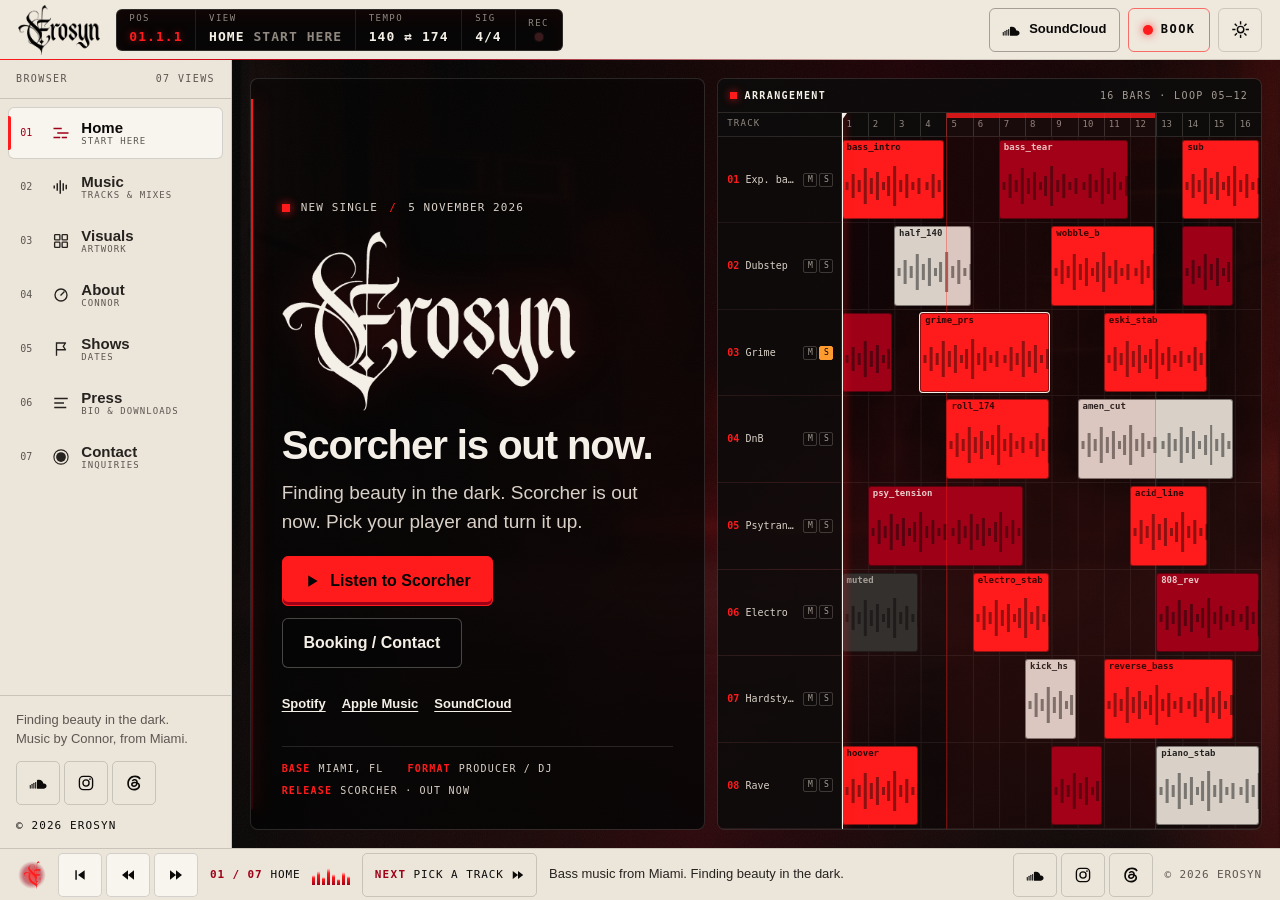
<file: sap.html>
<!doctype html>
<html lang="en"><head><meta charset="utf-8"><meta name="robots" content="noindex"><title>SAP is now Erosyn</title><link rel="canonical" href="https://erosynmusic.com/"><meta http-equiv="refresh" content="0; url=/"><script>location.replace('/');</script></head><body><p>SAP is now Erosyn. <a href="/">Visit Erosyn</a>.</p></body></html>
</file>
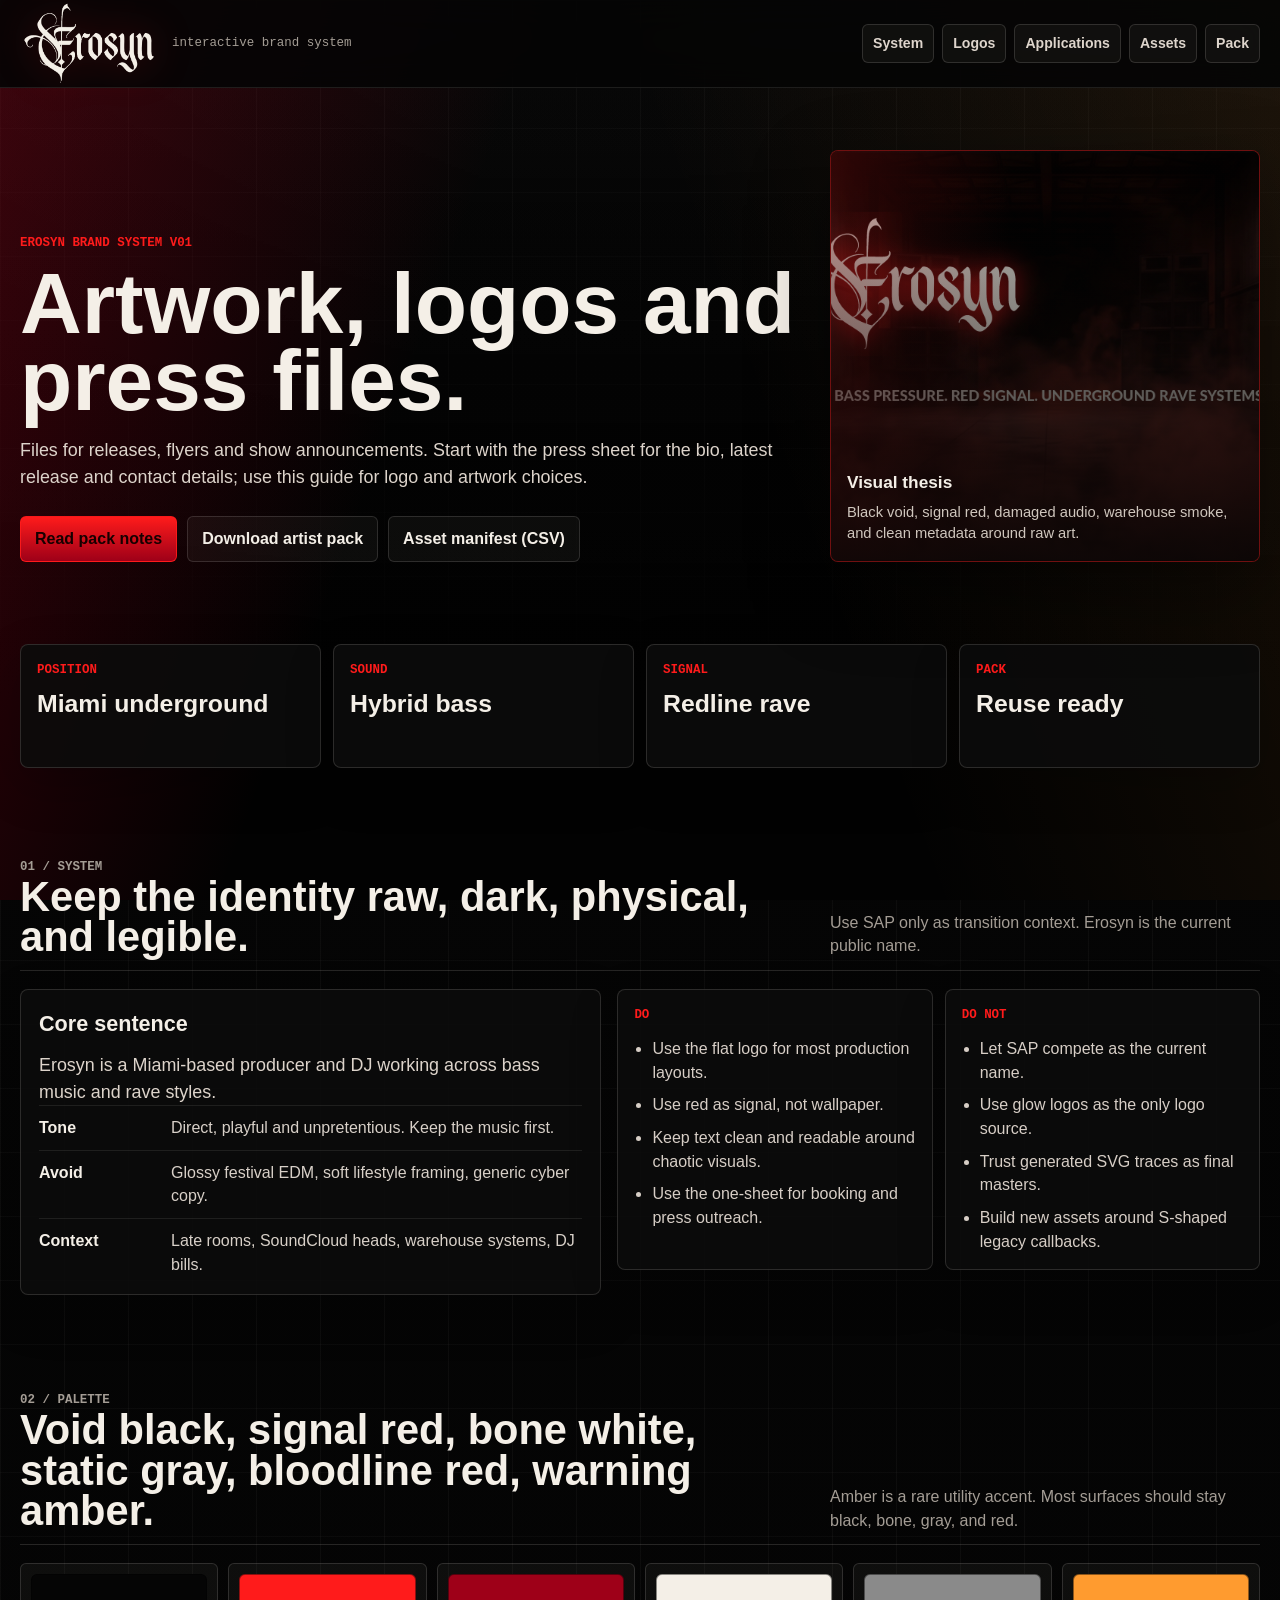
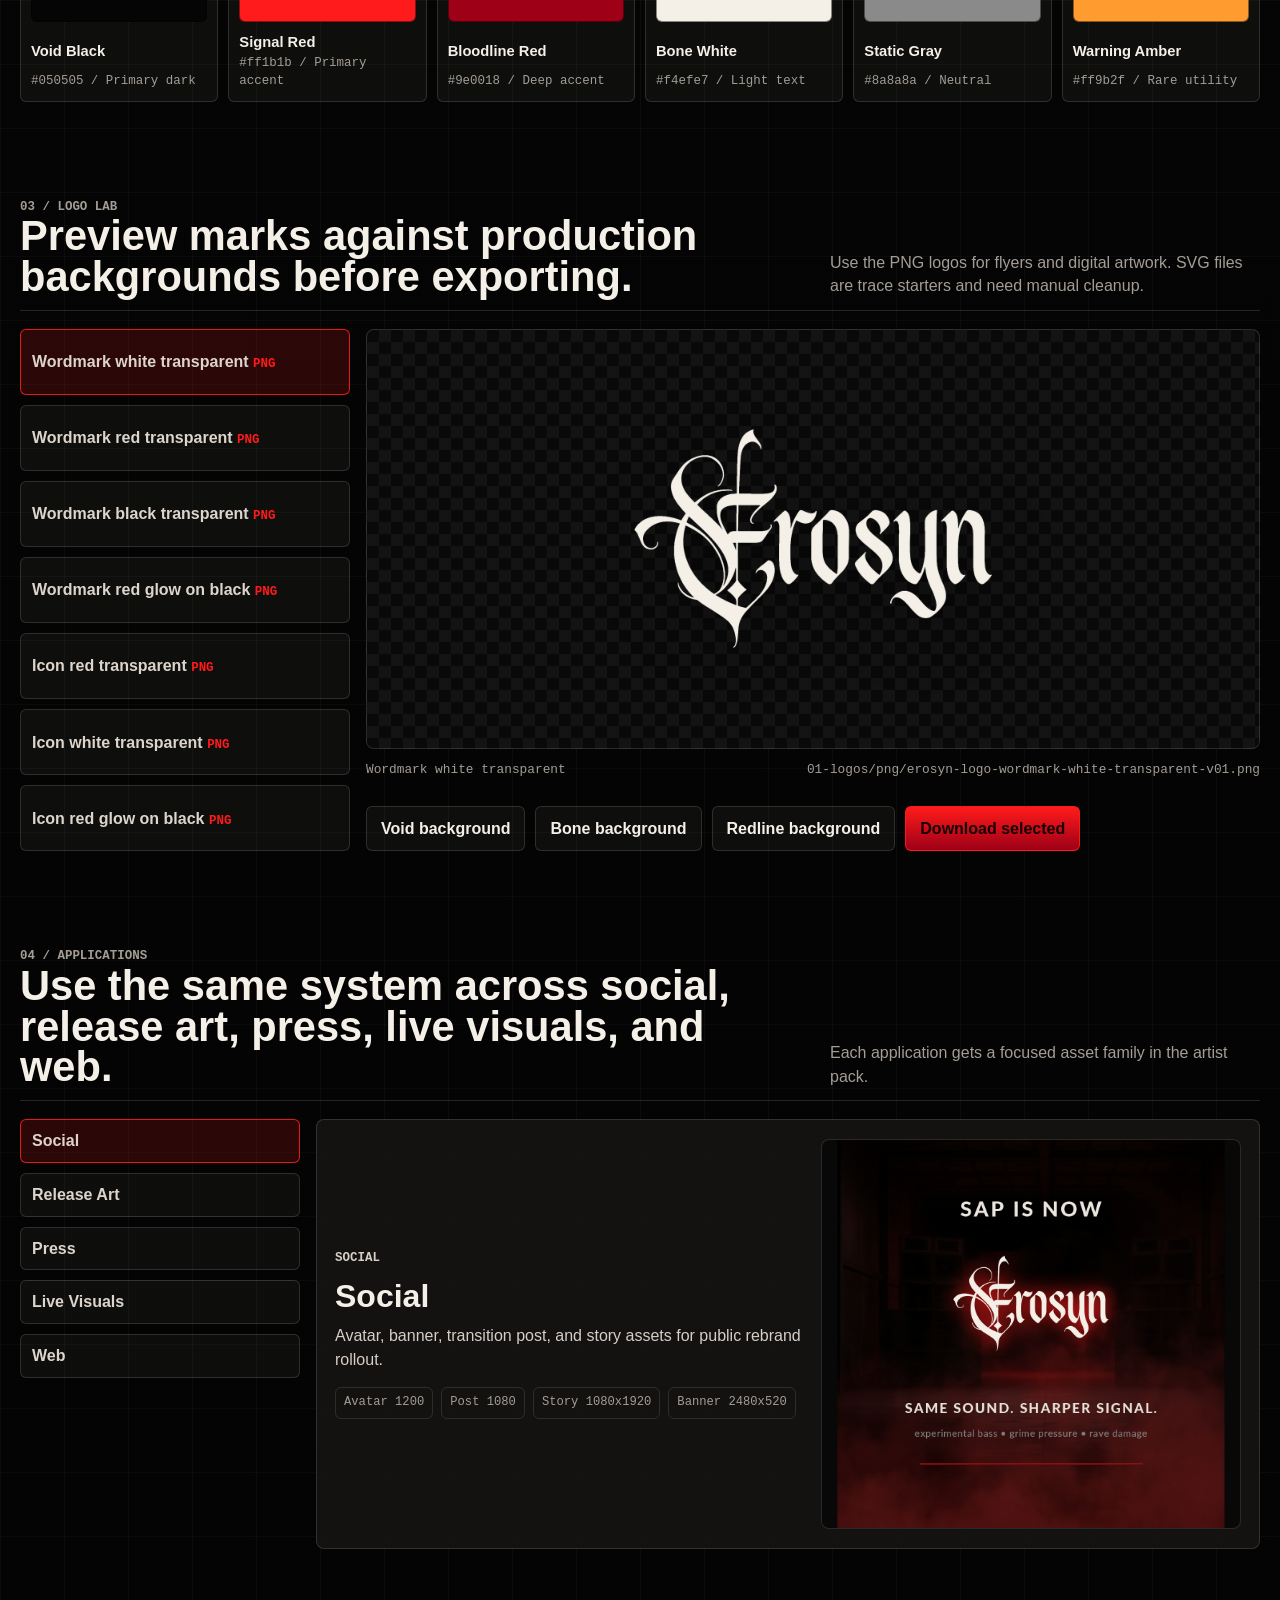
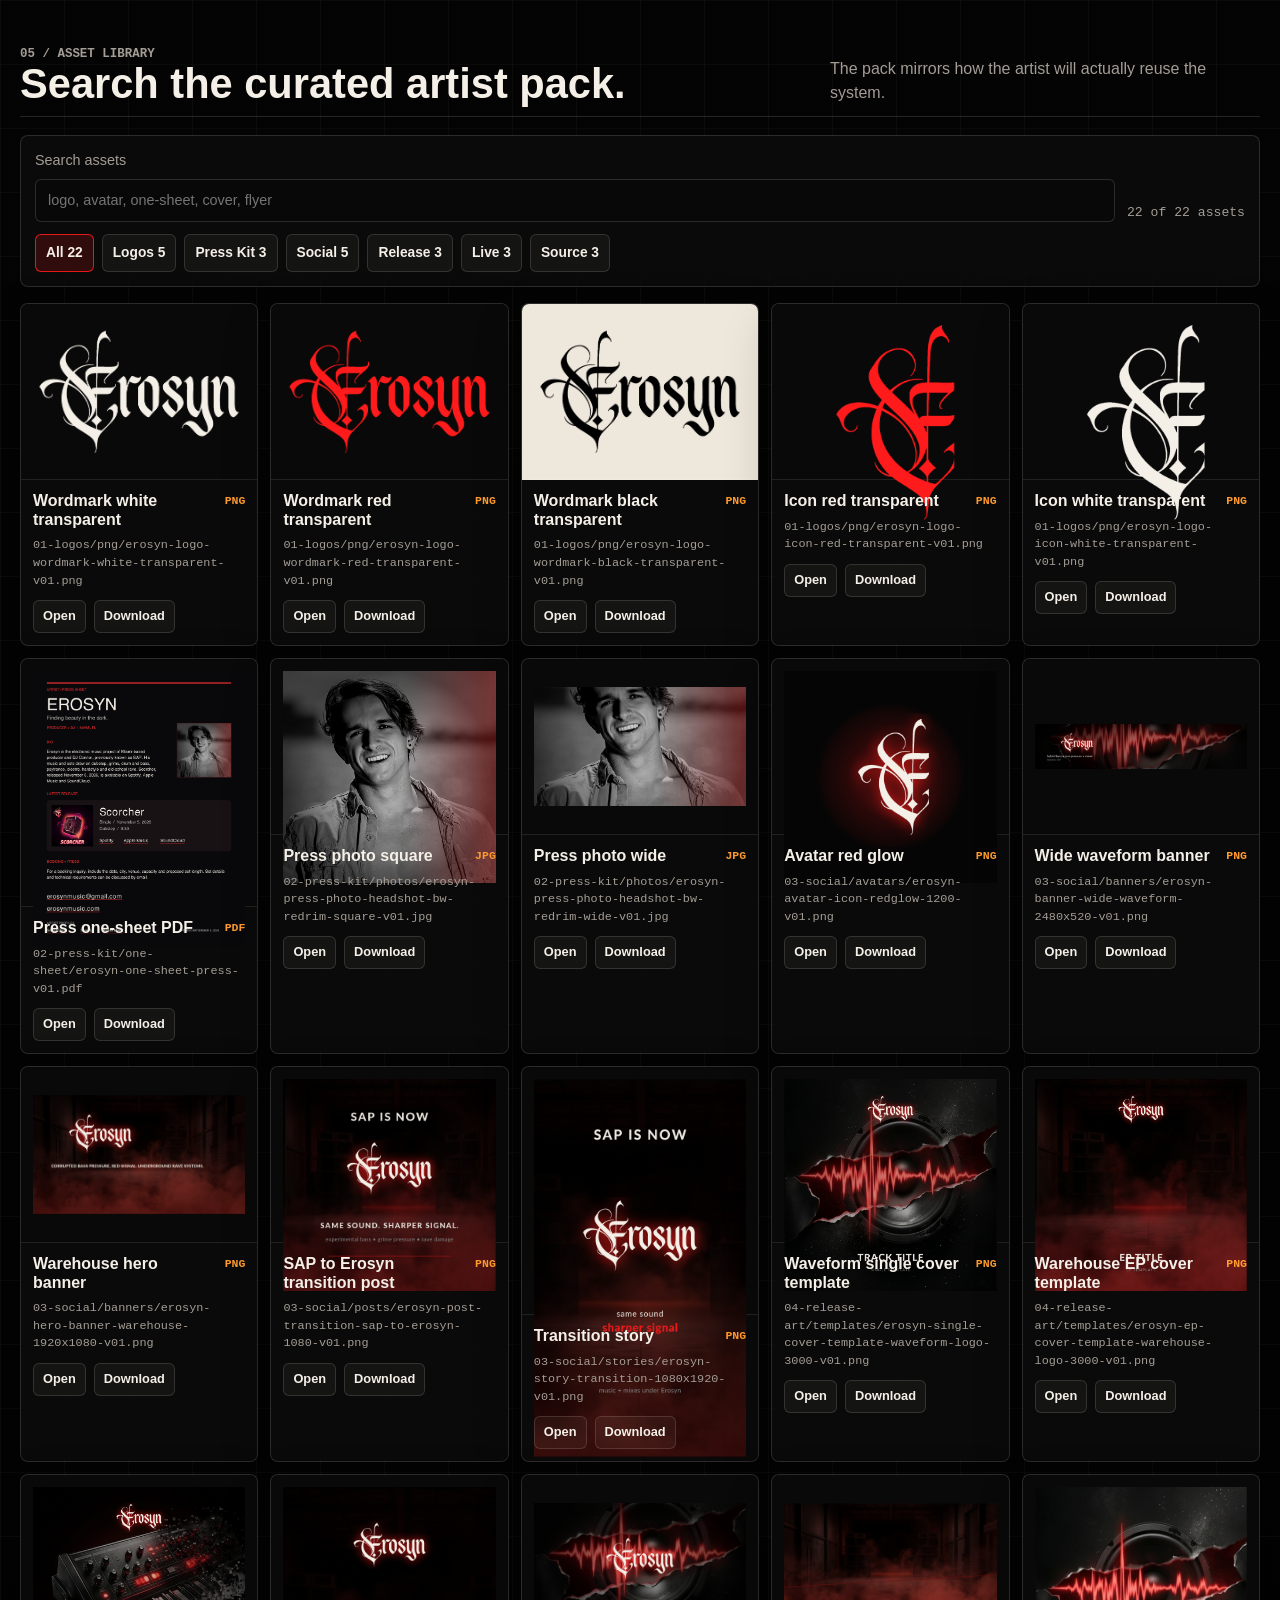
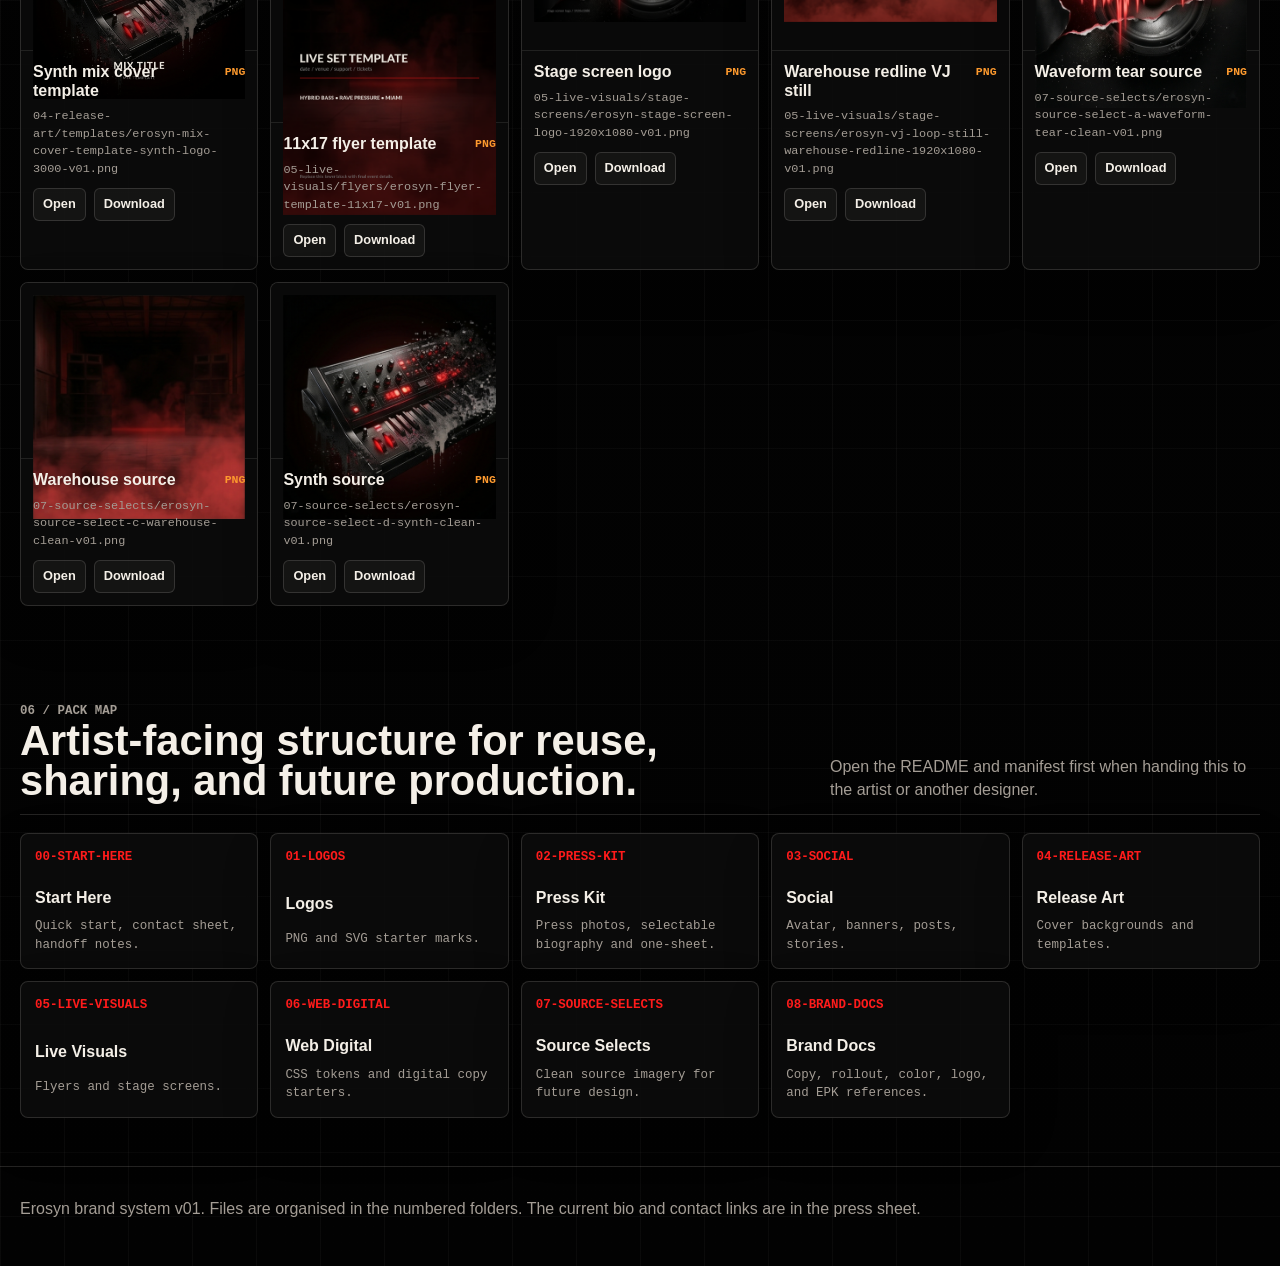
<file: erosyn/brand.html>
<!doctype html>
<html lang="en">
<head>
  <meta charset="utf-8">
  <meta name="viewport" content="width=device-width, initial-scale=1">
  <title>Erosyn Brand System</title>
  <meta name="description" content="Interactive brand guide and reusable artist asset pack for Erosyn.">
  <link rel="canonical" href="https://erosynmusic.com/erosyn/brand.html">
  <link rel="icon" href="data:image/svg+xml,%3Csvg xmlns='http://www.w3.org/2000/svg' viewBox='0 0 32 32'%3E%3Crect width='32' height='32' fill='%23050505'/%3E%3Cpath d='M7 24 16 5l9 19h-5l-2-5h-4l-2 5H7Z' fill='%23ff1b1b'/%3E%3C/svg%3E">
  <style>
    :root {
      --black: #050505;
      --ink: #f4efe7;
      --muted: #a49d95;
      --red: #ff1b1b;
      --blood: #9e0018;
      --amber: #ff9b2f;
      --steel: #7f8790;
      --panel: rgba(12, 12, 12, .88);
      --panel-2: rgba(22, 20, 19, .9);
      --line: rgba(244, 239, 231, .14);
      --line-red: rgba(255, 27, 27, .42);
      --radius: 8px;
      --max: 1280px;
      --shadow: 0 28px 80px rgba(0, 0, 0, .38);
    }

    * {
      box-sizing: border-box;
    }

    html {
      scroll-behavior: smooth;
    }

    body {
      margin: 0;
      color: var(--ink);
      background:
        linear-gradient(90deg, rgba(244, 239, 231, .035) 1px, transparent 1px),
        linear-gradient(180deg, rgba(244, 239, 231, .028) 1px, transparent 1px),
        linear-gradient(180deg, #0a0a0a, var(--black) 410px, #020202);
      background-size: 64px 64px, 64px 64px, auto;
      font-family: Inter, Arial, Helvetica, sans-serif;
      line-height: 1.48;
    }

    body::before {
      position: fixed;
      inset: 0;
      z-index: -1;
      pointer-events: none;
      content: "";
      background:
        linear-gradient(110deg, rgba(158, 0, 24, .36), transparent 34%),
        linear-gradient(250deg, rgba(255, 155, 47, .09), transparent 42%),
        linear-gradient(180deg, transparent, #020202 78%);
    }

    a {
      color: inherit;
    }

    button,
    input {
      color: inherit;
      font: inherit;
    }

    button {
      cursor: pointer;
    }

    img {
      display: block;
      max-width: 100%;
    }

    .wrap {
      width: min(var(--max), calc(100% - 40px));
      margin: 0 auto;
    }

    .skip-link {
      position: absolute;
      top: 10px;
      left: 10px;
      z-index: 50;
      transform: translateY(-140%);
      border: 1px solid var(--red);
      border-radius: 6px;
      background: var(--black);
      padding: 10px 12px;
      text-decoration: none;
    }

    .skip-link:focus {
      transform: translateY(0);
    }

    .topbar {
      position: sticky;
      top: 0;
      z-index: 30;
      border-bottom: 1px solid rgba(244, 239, 231, .1);
      background: rgba(5, 5, 5, .9);
      backdrop-filter: blur(18px);
    }

    .topbar-inner {
      display: flex;
      min-height: 72px;
      align-items: center;
      justify-content: space-between;
      gap: 18px;
    }

    .brand-link {
      display: flex;
      align-items: center;
      min-width: 0;
      gap: 14px;
      text-decoration: none;
    }

    .brand-link img {
      width: 138px;
      height: auto;
      filter: drop-shadow(0 0 20px rgba(255, 27, 27, .28));
    }

    .brand-link span {
      color: var(--muted);
      font-family: ui-monospace, SFMono-Regular, Menlo, Consolas, monospace;
      font-size: .78rem;
      white-space: nowrap;
    }

    .nav {
      display: flex;
      flex-wrap: wrap;
      justify-content: flex-end;
      gap: 8px;
    }

    .nav a,
    .button,
    .tab-button,
    .chip-button,
    .filter-button,
    .asset-link {
      border: 1px solid rgba(244, 239, 231, .14);
      border-radius: 6px;
      background: rgba(244, 239, 231, .045);
      text-decoration: none;
      transition: border-color .16s ease, background .16s ease, transform .16s ease;
    }

    .nav a {
      padding: 8px 10px;
      color: #ded5cc;
      font-size: .88rem;
      font-weight: 700;
    }

    .nav a:hover,
    .nav a:focus-visible,
    .button:hover,
    .button:focus-visible,
    .tab-button:hover,
    .tab-button:focus-visible,
    .chip-button:hover,
    .chip-button:focus-visible,
    .filter-button:hover,
    .filter-button:focus-visible,
    .asset-link:hover,
    .asset-link:focus-visible {
      border-color: rgba(255, 27, 27, .86);
      background: rgba(255, 27, 27, .13);
      outline: none;
      transform: translateY(-1px);
    }

    .hero {
      display: grid;
      grid-template-columns: minmax(0, 1fr) 430px;
      gap: 32px;
      align-items: end;
      padding: 62px 0 34px;
    }

    .eyebrow,
    .kicker,
    .meta,
    .asset-type {
      color: var(--red);
      font-family: ui-monospace, SFMono-Regular, Menlo, Consolas, monospace;
      font-size: .78rem;
      font-weight: 800;
      text-transform: uppercase;
    }

    h1,
    h2,
    h3,
    p {
      margin-top: 0;
    }

    h1 {
      max-width: 870px;
      margin-bottom: 18px;
      font-size: 5.35rem;
      line-height: .9;
    }

    .lead {
      max-width: 780px;
      margin-bottom: 0;
      color: #ddd4cb;
      font-size: 1.12rem;
    }

    .actions {
      display: flex;
      flex-wrap: wrap;
      gap: 10px;
      margin-top: 26px;
    }

    .button {
      display: inline-flex;
      min-height: 42px;
      align-items: center;
      justify-content: center;
      padding: 10px 14px;
      font-weight: 800;
    }

    .button.primary {
      border-color: rgba(255, 27, 27, .9);
      background: linear-gradient(180deg, var(--red), var(--blood));
      color: #160000;
    }

    .hero-media {
      position: relative;
      min-height: 410px;
      overflow: hidden;
      border: 1px solid var(--line-red);
      border-radius: var(--radius);
      background: #080808;
      box-shadow: var(--shadow);
    }

    .hero-media img {
      width: 100%;
      height: 100%;
      min-height: 410px;
      object-fit: cover;
      opacity: .82;
    }

    .hero-media::after {
      position: absolute;
      inset: 0;
      content: "";
      background:
        linear-gradient(180deg, transparent, rgba(5, 5, 5, .86)),
        linear-gradient(90deg, rgba(255, 27, 27, .18), transparent 42%);
    }

    .hero-media-copy {
      position: absolute;
      right: 16px;
      bottom: 16px;
      left: 16px;
      z-index: 1;
    }

    .hero-media-copy strong {
      display: block;
      margin-bottom: 6px;
      font-size: 1.08rem;
    }

    .hero-media-copy p {
      margin-bottom: 0;
      color: #cfc6bd;
      font-size: .92rem;
    }

    .summary-grid {
      display: grid;
      grid-template-columns: repeat(4, minmax(0, 1fr));
      gap: 12px;
      padding-bottom: 42px;
    }

    .summary-card,
    .panel,
    .rule-card,
    .asset-card,
    .folder-card {
      border: 1px solid var(--line);
      border-radius: var(--radius);
      background: var(--panel);
      box-shadow: 0 18px 50px rgba(0, 0, 0, .2);
    }

    .summary-card {
      min-height: 124px;
      padding: 16px;
    }

    .summary-card strong {
      display: block;
      margin-top: 9px;
      font-size: 1.55rem;
      line-height: 1;
    }

    section {
      scroll-margin-top: 94px;
      padding: 48px 0;
    }

    .section-head {
      display: flex;
      align-items: end;
      justify-content: space-between;
      gap: 20px;
      margin-bottom: 18px;
      border-bottom: 1px solid var(--line);
      padding-bottom: 12px;
    }

    .section-head h2 {
      max-width: 780px;
      margin-bottom: 0;
      font-size: 2.6rem;
      line-height: .98;
    }

    .section-head p {
      max-width: 430px;
      margin-bottom: 0;
      color: var(--muted);
    }

    .system-grid {
      display: grid;
      grid-template-columns: minmax(0, .95fr) minmax(320px, 1.05fr);
      gap: 16px;
      align-items: start;
    }

    .panel {
      padding: 18px;
    }

    .panel h3 {
      margin-bottom: 12px;
      font-size: 1.35rem;
    }

    .panel p:last-child {
      margin-bottom: 0;
    }

    .voice-list {
      display: grid;
      gap: 10px;
      margin: 0;
      padding: 0;
      list-style: none;
    }

    .voice-list li {
      display: grid;
      grid-template-columns: 120px 1fr;
      gap: 12px;
      border-top: 1px solid rgba(244, 239, 231, .09);
      padding-top: 10px;
      color: #d8d0c8;
    }

    .voice-list strong {
      color: var(--ink);
    }

    .rules {
      display: grid;
      grid-template-columns: 1fr 1fr;
      gap: 12px;
    }

    .rule-card {
      padding: 16px;
    }

    .rule-card ul {
      display: grid;
      gap: 9px;
      margin: 12px 0 0;
      padding-left: 18px;
      color: #d7cec6;
    }

    .palette {
      display: grid;
      grid-template-columns: repeat(6, minmax(0, 1fr));
      gap: 10px;
    }

    .chip-button {
      display: grid;
      min-height: 128px;
      align-content: space-between;
      padding: 10px;
      text-align: left;
    }

    .swatch {
      display: block;
      width: 100%;
      height: 48px;
      border: 1px solid rgba(0, 0, 0, .45);
      border-radius: 6px;
      background: var(--swatch);
    }

    .chip-button strong {
      display: block;
      margin-top: 10px;
      font-size: .92rem;
    }

    .chip-button span {
      color: var(--muted);
      font-family: ui-monospace, SFMono-Regular, Menlo, Consolas, monospace;
      font-size: .78rem;
    }

    .logo-lab {
      display: grid;
      grid-template-columns: 330px minmax(0, 1fr);
      gap: 16px;
    }

    .logo-controls {
      display: grid;
      gap: 10px;
    }

    .tab-button {
      width: 100%;
      min-height: 42px;
      padding: 9px 11px;
      text-align: left;
      color: #ddd5cc;
      font-weight: 700;
    }

    .tab-button[aria-pressed="true"],
    .filter-button[aria-pressed="true"] {
      border-color: rgba(255, 27, 27, .88);
      background: rgba(255, 27, 27, .16);
    }

    .preview-stage {
      display: grid;
      min-height: 420px;
      place-items: center;
      border: 1px solid var(--line);
      border-radius: var(--radius);
      background:
        linear-gradient(45deg, rgba(244, 239, 231, .045) 25%, transparent 25%),
        linear-gradient(-45deg, rgba(244, 239, 231, .045) 25%, transparent 25%),
        linear-gradient(45deg, transparent 75%, rgba(244, 239, 231, .045) 75%),
        linear-gradient(-45deg, transparent 75%, rgba(244, 239, 231, .045) 75%),
        #090909;
      background-position: 0 0, 0 12px, 12px -12px, -12px 0;
      background-size: 24px 24px;
      padding: 28px;
    }

    .preview-stage.light {
      background:
        linear-gradient(45deg, rgba(5, 5, 5, .055) 25%, transparent 25%),
        linear-gradient(-45deg, rgba(5, 5, 5, .055) 25%, transparent 25%),
        linear-gradient(45deg, transparent 75%, rgba(5, 5, 5, .055) 75%),
        linear-gradient(-45deg, transparent 75%, rgba(5, 5, 5, .055) 75%),
        #eee7dc;
      background-position: 0 0, 0 12px, 12px -12px, -12px 0;
      background-size: 24px 24px;
    }

    .preview-stage.redline {
      background:
        linear-gradient(180deg, rgba(255, 27, 27, .22), rgba(5, 5, 5, .92)),
        #120305;
    }

    .preview-stage img {
      max-width: 82%;
      max-height: 240px;
      object-fit: contain;
      filter: drop-shadow(0 18px 32px rgba(0, 0, 0, .48));
    }

    .preview-meta {
      display: flex;
      flex-wrap: wrap;
      justify-content: space-between;
      gap: 8px;
      margin-top: 12px;
      color: var(--muted);
      font-family: ui-monospace, SFMono-Regular, Menlo, Consolas, monospace;
      font-size: .8rem;
    }

    .app-layout {
      display: grid;
      grid-template-columns: 280px minmax(0, 1fr);
      gap: 16px;
      align-items: start;
    }

    .app-tabs {
      display: grid;
      gap: 10px;
    }

    .app-panel {
      display: grid;
      grid-template-columns: minmax(0, 1fr) minmax(280px, 420px);
      gap: 18px;
      align-items: center;
      min-height: 430px;
      border: 1px solid var(--line);
      border-radius: var(--radius);
      background: var(--panel-2);
      padding: 18px;
    }

    .app-panel img {
      width: 100%;
      max-height: 390px;
      object-fit: contain;
      border: 1px solid var(--line);
      border-radius: var(--radius);
      background: #080808;
    }

    .app-panel h3 {
      margin-bottom: 12px;
      font-size: 2rem;
      line-height: 1;
    }

    .app-panel p {
      color: #d7cec6;
    }

    .app-meta {
      display: flex;
      flex-wrap: wrap;
      gap: 8px;
      margin-top: 16px;
    }

    .app-meta span {
      border: 1px solid rgba(244, 239, 231, .12);
      border-radius: 6px;
      padding: 6px 8px;
      color: var(--muted);
      font-family: ui-monospace, SFMono-Regular, Menlo, Consolas, monospace;
      font-size: .76rem;
    }

    .asset-controls {
      display: grid;
      gap: 12px;
      margin-bottom: 16px;
      border: 1px solid var(--line);
      border-radius: var(--radius);
      background: var(--panel);
      padding: 14px;
    }

    .search-row {
      display: grid;
      grid-template-columns: 1fr auto;
      gap: 12px;
      align-items: end;
    }

    label {
      display: grid;
      gap: 7px;
      color: var(--muted);
      font-size: .9rem;
    }

    input[type="search"] {
      width: 100%;
      min-height: 42px;
      border: 1px solid rgba(244, 239, 231, .15);
      border-radius: 6px;
      background: #080808;
      padding: 10px 12px;
    }

    input[type="search"]:focus-visible {
      border-color: var(--red);
      outline: 2px solid rgba(255, 27, 27, .28);
      outline-offset: 2px;
    }

    .readout {
      color: var(--muted);
      font-family: ui-monospace, SFMono-Regular, Menlo, Consolas, monospace;
      font-size: .82rem;
      white-space: nowrap;
    }

    .filters {
      display: flex;
      flex-wrap: wrap;
      gap: 8px;
    }

    .filter-button {
      padding: 8px 10px;
      font-size: .86rem;
      font-weight: 700;
    }

    .asset-grid {
      display: grid;
      grid-template-columns: repeat(auto-fill, minmax(238px, 1fr));
      gap: 12px;
    }

    .asset-card {
      display: flex;
      min-width: 0;
      overflow: hidden;
      flex-direction: column;
    }

    .asset-thumb {
      display: grid;
      height: 176px;
      place-items: center;
      border-bottom: 1px solid rgba(244, 239, 231, .1);
      background: #090909;
      padding: 12px;
    }

    .asset-card[data-shape="tall"] .asset-thumb {
      height: 248px;
    }

    .asset-card[data-tone="light"] .asset-thumb {
      background: #eee7dc;
    }

    .asset-thumb img {
      width: 100%;
      height: 100%;
      object-fit: contain;
    }

    .asset-body {
      display: grid;
      gap: 8px;
      padding: 12px;
    }

    .asset-title {
      display: flex;
      justify-content: space-between;
      gap: 10px;
      align-items: start;
    }

    .asset-title strong {
      min-width: 0;
      overflow-wrap: anywhere;
      line-height: 1.16;
    }

    .asset-type {
      flex: none;
      color: var(--amber);
      font-size: .72rem;
    }

    .asset-path {
      color: var(--muted);
      font-family: ui-monospace, SFMono-Regular, Menlo, Consolas, monospace;
      font-size: .74rem;
      overflow-wrap: anywhere;
    }

    .asset-actions {
      display: flex;
      flex-wrap: wrap;
      gap: 8px;
      padding-top: 2px;
    }

    .asset-link {
      display: inline-flex;
      min-height: 32px;
      align-items: center;
      justify-content: center;
      padding: 6px 9px;
      font-size: .8rem;
      font-weight: 800;
    }

    .folder-grid {
      display: grid;
      grid-template-columns: repeat(auto-fill, minmax(230px, 1fr));
      gap: 12px;
    }

    .folder-card {
      display: grid;
      min-height: 132px;
      gap: 10px;
      padding: 14px;
      text-decoration: none;
    }

    .folder-card strong {
      line-height: 1.15;
    }

    .folder-card span {
      color: var(--muted);
      font-family: ui-monospace, SFMono-Regular, Menlo, Consolas, monospace;
      font-size: .78rem;
      overflow-wrap: anywhere;
    }

    .empty {
      display: none;
      border: 1px solid var(--line);
      border-radius: var(--radius);
      background: var(--panel);
      padding: 18px;
      color: var(--muted);
    }

    .toast {
      position: fixed;
      right: 18px;
      bottom: 18px;
      z-index: 40;
      max-width: 320px;
      transform: translateY(140%);
      border: 1px solid var(--line-red);
      border-radius: var(--radius);
      background: rgba(5, 5, 5, .94);
      color: var(--ink);
      padding: 12px 14px;
      box-shadow: var(--shadow);
      opacity: 0;
      transition: transform .18s ease, opacity .18s ease;
    }

    .toast.show {
      transform: translateY(0);
      opacity: 1;
    }

    footer {
      border-top: 1px solid var(--line);
      padding: 30px 0 46px;
      color: var(--muted);
    }

    @media (max-width: 1080px) {
      .hero,
      .system-grid,
      .logo-lab,
      .app-layout,
      .app-panel {
        grid-template-columns: 1fr;
      }

      .summary-grid,
      .palette {
        grid-template-columns: repeat(2, minmax(0, 1fr));
      }
    }

    @media (max-width: 760px) {
      .wrap {
        width: min(100% - 24px, var(--max));
      }

      .topbar-inner {
        align-items: flex-start;
        flex-direction: column;
        padding: 12px 0;
      }

      .brand-link span {
        display: none;
      }

      .nav {
        justify-content: flex-start;
      }

      h1 {
        font-size: 3.45rem;
      }

      .section-head {
        align-items: start;
        flex-direction: column;
      }

      .section-head h2 {
        font-size: 2.1rem;
      }

      .summary-grid,
      .rules,
      .palette,
      .search-row {
        grid-template-columns: 1fr;
      }
    }

    @media (max-width: 470px) {
      h1 {
        font-size: 2.75rem;
      }

      .hero-media,
      .hero-media img {
        min-height: 330px;
      }

      .actions,
      .asset-actions {
        display: grid;
      }
    }

    @media (prefers-reduced-motion: reduce) {
      *,
      *::before,
      *::after {
        scroll-behavior: auto !important;
        transition: none !important;
      }
    }
  </style>
</head>
<body>
  <a class="skip-link" href="#main">Skip to content</a>
  <header class="topbar">
    <div class="wrap topbar-inner">
      <a class="brand-link" href="#top" aria-label="Erosyn brand home">
        <img data-src="01-logos/png/erosyn-logo-wordmark-white-transparent-v01.png" alt="Erosyn">
        <span>interactive brand system</span>
      </a>
      <nav class="nav" aria-label="Brand guide">
        <a href="#system">System</a>
        <a href="#logos">Logos</a>
        <a href="#applications">Applications</a>
        <a href="#assets">Assets</a>
        <a href="#pack">Pack</a>
      </nav>
    </div>
  </header>

  <main id="main">
    <section class="wrap hero" id="top" aria-labelledby="brand-title">
      <div>
        <p class="eyebrow">Erosyn brand system v01</p>
        <h1 id="brand-title">Artwork, logos and press files.</h1>
        <p class="lead">Files for releases, flyers and show announcements. Start with the press sheet for the bio, latest release and contact details; use this guide for logo and artwork choices.</p>
        <div class="actions">
          <a class="button primary" data-href="README.md" href="#">Read pack notes</a>
          <a class="button" href="https://github.com/DaveHomeAssist/sap-music/releases/download/erosyn-pack-v01/erosyn-artist-asset-pack-v01.zip">Download artist pack</a>
          <a class="button" data-href="MANIFEST.csv" href="#">Asset manifest (CSV)</a>
        </div>
      </div>
      <aside class="hero-media" aria-label="Erosyn visual direction">
        <img data-src="03-social/banners/erosyn-hero-banner-warehouse-1920x1080-v01.png" alt="Erosyn warehouse hero banner">
        <div class="hero-media-copy">
          <strong>Visual thesis</strong>
          <p>Black void, signal red, damaged audio, warehouse smoke, and clean metadata around raw art.</p>
        </div>
      </aside>
    </section>

    <section class="wrap summary-grid" aria-label="Brand summary">
      <div class="summary-card">
        <p class="meta">Position</p>
        <strong>Miami underground</strong>
      </div>
      <div class="summary-card">
        <p class="meta">Sound</p>
        <strong>Hybrid bass</strong>
      </div>
      <div class="summary-card">
        <p class="meta">Signal</p>
        <strong>Redline rave</strong>
      </div>
      <div class="summary-card">
        <p class="meta">Pack</p>
        <strong>Reuse ready</strong>
      </div>
    </section>

    <section class="wrap" id="system">
      <div class="section-head">
        <div>
          <p class="kicker">01 / System</p>
          <h2>Keep the identity raw, dark, physical, and legible.</h2>
        </div>
        <p>Use SAP only as transition context. Erosyn is the current public name.</p>
      </div>
      <div class="system-grid">
        <div class="panel">
          <h3>Core sentence</h3>
          <p class="lead">Erosyn is a Miami-based producer and DJ working across bass music and rave styles.</p>
          <ul class="voice-list">
            <li><strong>Tone</strong><span>Direct, playful and unpretentious. Keep the music first.</span></li>
            <li><strong>Avoid</strong><span>Glossy festival EDM, soft lifestyle framing, generic cyber copy.</span></li>
            <li><strong>Context</strong><span>Late rooms, SoundCloud heads, warehouse systems, DJ bills.</span></li>
          </ul>
        </div>
        <div class="rules">
          <article class="rule-card">
            <p class="meta">Do</p>
            <ul>
              <li>Use the flat logo for most production layouts.</li>
              <li>Use red as signal, not wallpaper.</li>
              <li>Keep text clean and readable around chaotic visuals.</li>
              <li>Use the one-sheet for booking and press outreach.</li>
            </ul>
          </article>
          <article class="rule-card">
            <p class="meta">Do not</p>
            <ul>
              <li>Let SAP compete as the current name.</li>
              <li>Use glow logos as the only logo source.</li>
              <li>Trust generated SVG traces as final masters.</li>
              <li>Build new assets around S-shaped legacy callbacks.</li>
            </ul>
          </article>
        </div>
      </div>
    </section>

    <section class="wrap" id="palette">
      <div class="section-head">
        <div>
          <p class="kicker">02 / Palette</p>
          <h2>Void black, signal red, bone white, static gray, bloodline red, warning amber.</h2>
        </div>
        <p>Amber is a rare utility accent. Most surfaces should stay black, bone, gray, and red.</p>
      </div>
      <div class="palette" id="paletteGrid" aria-label="Brand colors"></div>
    </section>

    <section class="wrap" id="logos">
      <div class="section-head">
        <div>
          <p class="kicker">03 / Logo Lab</p>
          <h2>Preview marks against production backgrounds before exporting.</h2>
        </div>
        <p>Use the PNG logos for flyers and digital artwork. SVG files are trace starters and need manual cleanup.</p>
      </div>
      <div class="logo-lab">
        <div class="logo-controls" id="logoButtons" aria-label="Logo choices"></div>
        <div>
          <div class="preview-stage" id="logoStage">
            <img id="logoPreview" alt="Selected Erosyn logo preview">
          </div>
          <div class="preview-meta">
            <span id="logoName"></span>
            <span id="logoPath"></span>
          </div>
          <div class="actions">
            <button class="button" type="button" data-stage="dark">Void background</button>
            <button class="button" type="button" data-stage="light">Bone background</button>
            <button class="button" type="button" data-stage="redline">Redline background</button>
            <a class="button primary" id="logoDownload" href="#" download>Download selected</a>
          </div>
        </div>
      </div>
    </section>

    <section class="wrap" id="applications">
      <div class="section-head">
        <div>
          <p class="kicker">04 / Applications</p>
          <h2>Use the same system across social, release art, press, live visuals, and web.</h2>
        </div>
        <p>Each application gets a focused asset family in the artist pack.</p>
      </div>
      <div class="app-layout">
        <div class="app-tabs" id="appTabs" aria-label="Application previews"></div>
        <article class="app-panel" id="appPanel"></article>
      </div>
    </section>

    <section class="wrap" id="assets">
      <div class="section-head">
        <div>
          <p class="kicker">05 / Asset Library</p>
          <h2>Search the curated artist pack.</h2>
        </div>
        <p>The pack mirrors how the artist will actually reuse the system.</p>
      </div>
      <div class="asset-controls">
        <div class="search-row">
          <label for="assetSearch">Search assets
            <input id="assetSearch" type="search" autocomplete="off" placeholder="logo, avatar, one-sheet, cover, flyer">
          </label>
          <div class="readout" id="assetReadout" aria-live="polite"></div>
        </div>
        <div class="filters" id="assetFilters" aria-label="Asset categories"></div>
      </div>
      <div class="asset-grid" id="assetGrid"></div>
      <div class="empty" id="assetEmpty">No matching assets found.</div>
    </section>

    <section class="wrap" id="pack">
      <div class="section-head">
        <div>
          <p class="kicker">06 / Pack Map</p>
          <h2>Artist-facing structure for reuse, sharing, and future production.</h2>
        </div>
        <p>Open the README and manifest first when handing this to the artist or another designer.</p>
      </div>
      <div class="folder-grid" id="folderGrid"></div>
    </section>
  </main>

  <footer>
    <div class="wrap">Erosyn brand system v01. Files are organised in the numbered folders. The current bio and contact links are in the press sheet.</div>
  </footer>

  <div class="toast" id="toast" role="status" aria-live="polite"></div>

  <script>
    // Assets resolve relative to this page. Folder cards open on GitHub because Pages serves no directory listings.
    const repoTree = "https://github.com/DaveHomeAssist/sap-music/tree/main/erosyn/";

    const colors = [
      { name: "Void Black", hex: "#050505", role: "Primary dark" },
      { name: "Signal Red", hex: "#ff1b1b", role: "Primary accent" },
      { name: "Bloodline Red", hex: "#9e0018", role: "Deep accent" },
      { name: "Bone White", hex: "#f4efe7", role: "Light text" },
      { name: "Static Gray", hex: "#8a8a8a", role: "Neutral" },
      { name: "Warning Amber", hex: "#ff9b2f", role: "Rare utility" }
    ];

    const logos = [
      { name: "Wordmark white transparent", path: "01-logos/png/erosyn-logo-wordmark-white-transparent-v01.png", tone: "dark", type: "PNG" },
      { name: "Wordmark red transparent", path: "01-logos/png/erosyn-logo-wordmark-red-transparent-v01.png", tone: "dark", type: "PNG" },
      { name: "Wordmark black transparent", path: "01-logos/png/erosyn-logo-wordmark-black-transparent-v01.png", tone: "light", type: "PNG" },
      { name: "Wordmark red glow on black", path: "01-logos/png/erosyn-logo-wordmark-redglow-black-v01.png", tone: "redline", type: "PNG" },
      { name: "Icon red transparent", path: "01-logos/png/erosyn-logo-icon-red-transparent-v01.png", tone: "dark", type: "PNG" },
      { name: "Icon white transparent", path: "01-logos/png/erosyn-logo-icon-white-transparent-v01.png", tone: "dark", type: "PNG" },
      { name: "Icon red glow on black", path: "01-logos/png/erosyn-logo-icon-redglow-black-v01.png", tone: "redline", type: "PNG" }
    ];

    const applications = [
      {
        id: "social",
        title: "Social",
        subtitle: "Avatar, banner, transition post, and story assets for public rebrand rollout.",
        image: "03-social/posts/erosyn-post-transition-sap-to-erosyn-1080-v01.png",
        tags: ["Avatar 1200", "Post 1080", "Story 1080x1920", "Banner 2480x520"]
      },
      {
        id: "release",
        title: "Release Art",
        subtitle: "Square cover backgrounds and templates built for singles, mixes, and EP tests.",
        image: "04-release-art/templates/erosyn-single-cover-template-waveform-logo-3000-v01.png",
        tags: ["3000x3000", "Template ready", "Logo lockup"]
      },
      {
        id: "press",
        title: "Press",
        subtitle: "One-sheet, EPK copy, and treated press photos for outreach and booking context.",
        image: "02-press-kit/one-sheet/erosyn-one-sheet-press-v01.png",
        tags: ["PDF", "PNG", "EPK copy", "Press photo"]
      },
      {
        id: "live",
        title: "Live Visuals",
        subtitle: "Flyer, stage-screen logo, and VJ still for club bills and live-system tests.",
        image: "05-live-visuals/stage-screens/erosyn-vj-loop-still-warehouse-redline-1920x1080-v01.png",
        tags: ["1920x1080", "11x17", "Redline"]
      },
      {
        id: "web",
        title: "Web",
        subtitle: "CSS tokens, link-in-bio copy, and this guide for consistent digital surfaces.",
        image: "03-social/banners/erosyn-banner-wide-waveform-2480x520-v01.png",
        tags: ["CSS tokens", "Landing copy", "Guide"]
      }
    ];

    const assetItems = [
      { category: "Logos", name: "Wordmark white transparent", type: "PNG", path: "01-logos/png/erosyn-logo-wordmark-white-transparent-v01.png", shape: "wide" },
      { category: "Logos", name: "Wordmark red transparent", type: "PNG", path: "01-logos/png/erosyn-logo-wordmark-red-transparent-v01.png", shape: "wide" },
      { category: "Logos", name: "Wordmark black transparent", type: "PNG", path: "01-logos/png/erosyn-logo-wordmark-black-transparent-v01.png", shape: "wide", tone: "light" },
      { category: "Logos", name: "Icon red transparent", type: "PNG", path: "01-logos/png/erosyn-logo-icon-red-transparent-v01.png", shape: "square" },
      { category: "Logos", name: "Icon white transparent", type: "PNG", path: "01-logos/png/erosyn-logo-icon-white-transparent-v01.png", shape: "square" },
      { category: "Press Kit", name: "Press one-sheet PDF", type: "PDF", path: "02-press-kit/one-sheet/erosyn-one-sheet-press-v01.pdf", preview: "02-press-kit/one-sheet/erosyn-one-sheet-press-v01.png", shape: "tall" },
      { category: "Press Kit", name: "Press photo square", type: "JPG", path: "02-press-kit/photos/erosyn-press-photo-headshot-bw-redrim-square-v01.jpg", shape: "square" },
      { category: "Press Kit", name: "Press photo wide", type: "JPG", path: "02-press-kit/photos/erosyn-press-photo-headshot-bw-redrim-wide-v01.jpg", shape: "wide" },
      { category: "Social", name: "Avatar red glow", type: "PNG", path: "03-social/avatars/erosyn-avatar-icon-redglow-1200-v01.png", shape: "square" },
      { category: "Social", name: "Wide waveform banner", type: "PNG", path: "03-social/banners/erosyn-banner-wide-waveform-2480x520-v01.png", shape: "wide" },
      { category: "Social", name: "Warehouse hero banner", type: "PNG", path: "03-social/banners/erosyn-hero-banner-warehouse-1920x1080-v01.png", shape: "wide" },
      { category: "Social", name: "SAP to Erosyn transition post", type: "PNG", path: "03-social/posts/erosyn-post-transition-sap-to-erosyn-1080-v01.png", shape: "square" },
      { category: "Social", name: "Transition story", type: "PNG", path: "03-social/stories/erosyn-story-transition-1080x1920-v01.png", shape: "tall" },
      { category: "Release", name: "Waveform single cover template", type: "PNG", path: "04-release-art/templates/erosyn-single-cover-template-waveform-logo-3000-v01.png", shape: "square" },
      { category: "Release", name: "Warehouse EP cover template", type: "PNG", path: "04-release-art/templates/erosyn-ep-cover-template-warehouse-logo-3000-v01.png", shape: "square" },
      { category: "Release", name: "Synth mix cover template", type: "PNG", path: "04-release-art/templates/erosyn-mix-cover-template-synth-logo-3000-v01.png", shape: "square" },
      { category: "Live", name: "11x17 flyer template", type: "PNG", path: "05-live-visuals/flyers/erosyn-flyer-template-11x17-v01.png", shape: "tall" },
      { category: "Live", name: "Stage screen logo", type: "PNG", path: "05-live-visuals/stage-screens/erosyn-stage-screen-logo-1920x1080-v01.png", shape: "wide" },
      { category: "Live", name: "Warehouse redline VJ still", type: "PNG", path: "05-live-visuals/stage-screens/erosyn-vj-loop-still-warehouse-redline-1920x1080-v01.png", shape: "wide" },
      { category: "Source", name: "Waveform tear source", type: "PNG", path: "07-source-selects/erosyn-source-select-a-waveform-tear-clean-v01.png", shape: "square" },
      { category: "Source", name: "Warehouse source", type: "PNG", path: "07-source-selects/erosyn-source-select-c-warehouse-clean-v01.png", shape: "square" },
      { category: "Source", name: "Synth source", type: "PNG", path: "07-source-selects/erosyn-source-select-d-synth-clean-v01.png", shape: "square" }
    ];

    const folders = [
      { title: "Start Here", path: "00-start-here", note: "Quick start, contact sheet, handoff notes." },
      { title: "Logos", path: "01-logos", note: "PNG and SVG starter marks." },
      { title: "Press Kit", path: "02-press-kit", note: "Press photos, selectable biography and one-sheet." },
      { title: "Social", path: "03-social", note: "Avatar, banners, posts, stories." },
      { title: "Release Art", path: "04-release-art", note: "Cover backgrounds and templates." },
      { title: "Live Visuals", path: "05-live-visuals", note: "Flyers and stage screens." },
      { title: "Web Digital", path: "06-web-digital", note: "CSS tokens and digital copy starters." },
      { title: "Source Selects", path: "07-source-selects", note: "Clean source imagery for future design." },
      { title: "Brand Docs", path: "08-brand-docs", note: "Copy, rollout, color, logo, and EPK references." }
    ];

    const state = {
      logo: 0,
      app: "social",
      assetCategory: "All",
      query: ""
    };

    function assetUrl(path) {
      return path.split("/").map(encodeURIComponent).join("/");
    }

    function escapeHtml(value) {
      return String(value)
        .replaceAll("&", "&amp;")
        .replaceAll("<", "&lt;")
        .replaceAll(">", "&gt;")
        .replaceAll('"', "&quot;")
        .replaceAll("'", "&#039;");
    }

    function setResolvedLinks() {
      document.querySelectorAll("[data-src]").forEach((el) => {
        el.setAttribute("src", assetUrl(el.dataset.src));
      });
      document.querySelectorAll("[data-href]").forEach((el) => {
        el.setAttribute("href", assetUrl(el.dataset.href));
      });
    }

    function toast(message) {
      const el = document.getElementById("toast");
      el.textContent = message;
      el.classList.add("show");
      window.clearTimeout(toast.timer);
      toast.timer = window.setTimeout(() => el.classList.remove("show"), 1800);
    }

    function copyText(value) {
      if (navigator.clipboard && window.isSecureContext) {
        navigator.clipboard.writeText(value).then(() => toast(`Copied ${value}`)).catch(() => fallbackCopy(value));
      } else {
        fallbackCopy(value);
      }
    }

    function fallbackCopy(value) {
      const input = document.createElement("textarea");
      input.value = value;
      input.setAttribute("readonly", "");
      input.style.position = "fixed";
      input.style.opacity = "0";
      document.body.appendChild(input);
      input.select();
      document.execCommand("copy");
      document.body.removeChild(input);
      toast(`Copied ${value}`);
    }

    function renderPalette() {
      const grid = document.getElementById("paletteGrid");
      grid.innerHTML = colors.map((color) => `
        <button class="chip-button" type="button" style="--swatch:${color.hex}" data-hex="${color.hex}">
          <span class="swatch"></span>
          <strong>${escapeHtml(color.name)}</strong>
          <span>${escapeHtml(color.hex)} / ${escapeHtml(color.role)}</span>
        </button>
      `).join("");

      grid.querySelectorAll("button").forEach((button) => {
        button.addEventListener("click", () => copyText(button.dataset.hex));
      });
    }

    function renderLogos() {
      const buttons = document.getElementById("logoButtons");
      buttons.innerHTML = logos.map((logo, index) => `
        <button class="tab-button" type="button" data-index="${index}" aria-pressed="${index === state.logo}">
          ${escapeHtml(logo.name)} <span class="meta">${escapeHtml(logo.type)}</span>
        </button>
      `).join("");

      buttons.querySelectorAll("button").forEach((button) => {
        button.addEventListener("click", () => {
          state.logo = Number(button.dataset.index);
          updateLogo();
          renderLogos();
        });
      });

      updateLogo();
    }

    function updateLogo(stageOverride) {
      const logo = logos[state.logo];
      const stage = document.getElementById("logoStage");
      const image = document.getElementById("logoPreview");
      const download = document.getElementById("logoDownload");
      const stageTone = stageOverride || logo.tone || "dark";

      stage.className = `preview-stage ${stageTone}`;
      image.src = assetUrl(logo.path);
      image.alt = `${logo.name} preview`;
      document.getElementById("logoName").textContent = logo.name;
      document.getElementById("logoPath").textContent = logo.path;
      download.href = assetUrl(logo.path);
      download.download = logo.path.split("/").pop();
    }

    function renderApplications() {
      const tabs = document.getElementById("appTabs");
      tabs.innerHTML = applications.map((app) => `
        <button class="tab-button" type="button" data-app="${app.id}" aria-pressed="${app.id === state.app}">
          ${escapeHtml(app.title)}
        </button>
      `).join("");

      tabs.querySelectorAll("button").forEach((button) => {
        button.addEventListener("click", () => {
          state.app = button.dataset.app;
          renderApplications();
        });
      });

      const app = applications.find((item) => item.id === state.app) || applications[0];
      document.getElementById("appPanel").innerHTML = `
        <div>
          <p class="meta">${escapeHtml(app.id)}</p>
          <h3>${escapeHtml(app.title)}</h3>
          <p>${escapeHtml(app.subtitle)}</p>
          <div class="app-meta">${app.tags.map((tag) => `<span>${escapeHtml(tag)}</span>`).join("")}</div>
        </div>
        <img src="${assetUrl(app.image)}" alt="${escapeHtml(app.title)} preview">
      `;
    }

    function assetMatches(asset) {
      const query = state.query.trim().toLowerCase();
      const inCategory = state.assetCategory === "All" || asset.category === state.assetCategory;
      if (!inCategory) return false;
      if (!query) return true;
      return [asset.category, asset.name, asset.type, asset.path].join(" ").toLowerCase().includes(query);
    }

    function renderAssetFilters() {
      const categories = ["All", ...Array.from(new Set(assetItems.map((asset) => asset.category)))];
      const filters = document.getElementById("assetFilters");
      filters.innerHTML = categories.map((category) => {
        const count = category === "All" ? assetItems.length : assetItems.filter((asset) => asset.category === category).length;
        return `<button class="filter-button" type="button" data-category="${escapeHtml(category)}" aria-pressed="${category === state.assetCategory}">${escapeHtml(category)} ${count}</button>`;
      }).join("");

      filters.querySelectorAll("button").forEach((button) => {
        button.addEventListener("click", () => {
          state.assetCategory = button.dataset.category;
          renderAssets();
          renderAssetFilters();
        });
      });
    }

    function renderAssets() {
      const filtered = assetItems.filter(assetMatches);
      const grid = document.getElementById("assetGrid");
      const empty = document.getElementById("assetEmpty");
      document.getElementById("assetReadout").textContent = `${filtered.length} of ${assetItems.length} assets`;
      empty.style.display = filtered.length ? "none" : "block";

      grid.innerHTML = filtered.map((asset) => {
        const preview = asset.preview || asset.path;
        return `
          <article class="asset-card" data-shape="${escapeHtml(asset.shape || "square")}" data-tone="${escapeHtml(asset.tone || "dark")}">
            <a class="asset-thumb" href="${assetUrl(asset.path)}" target="_blank" rel="noopener">
              <img loading="lazy" src="${assetUrl(preview)}" alt="${escapeHtml(asset.name)} preview">
            </a>
            <div class="asset-body">
              <div class="asset-title">
                <strong>${escapeHtml(asset.name)}</strong>
                <span class="asset-type">${escapeHtml(asset.type)}</span>
              </div>
              <div class="asset-path">${escapeHtml(asset.path)}</div>
              <div class="asset-actions">
                <a class="asset-link" href="${assetUrl(asset.path)}" target="_blank" rel="noopener">Open</a>
                <a class="asset-link" href="${assetUrl(asset.path)}" download>Download</a>
              </div>
            </div>
          </article>
        `;
      }).join("");
    }

    function renderFolders() {
      document.getElementById("folderGrid").innerHTML = folders.map((folder) => `
        <a class="folder-card" href="${repoTree + assetUrl(folder.path)}" target="_blank" rel="noopener">
          <p class="meta">${escapeHtml(folder.path)}</p>
          <strong>${escapeHtml(folder.title)}</strong>
          <span>${escapeHtml(folder.note)}</span>
        </a>
      `).join("");
    }

    document.querySelectorAll("[data-stage]").forEach((button) => {
      button.addEventListener("click", () => updateLogo(button.dataset.stage));
    });

    document.getElementById("assetSearch").addEventListener("input", (event) => {
      state.query = event.target.value;
      renderAssets();
    });

    setResolvedLinks();
    renderPalette();
    renderLogos();
    renderApplications();
    renderAssetFilters();
    renderAssets();
    renderFolders();
  </script>
</body>
</html>
</file>
<file: fonts/fonts.css>
/* Self-hosted fonts (latin subset). This file lives beside the .woff2 files, so each url()
   resolves in this folder no matter which page links it. Browsers download only the faces a
   page actually uses. Orbitron and Space Grotesk are variable fonts: one file covers every weight. */

/* latin */
@font-face {
  font-family: 'IBM Plex Mono';
  font-style: italic;
  font-weight: 400;
  font-display: swap;
  src: url(-F6pfjptAgt5VM-kVkqdyU8n1ioa1Xdg.woff2) format('woff2');
  unicode-range: U+0000-00FF, U+0131, U+0152-0153, U+02BB-02BC, U+02C6, U+02DA, U+02DC, U+0304, U+0308, U+0329, U+2000-206F, U+20AC, U+2122, U+2191, U+2193, U+2212, U+2215, U+FEFF, U+FFFD;
}

/* latin */
@font-face {
  font-family: 'IBM Plex Mono';
  font-style: normal;
  font-weight: 300;
  font-display: swap;
  src: url(-F6qfjptAgt5VM-kVkqdyU8n3oQIwlBFgg.woff2) format('woff2');
  unicode-range: U+0000-00FF, U+0131, U+0152-0153, U+02BB-02BC, U+02C6, U+02DA, U+02DC, U+0304, U+0308, U+0329, U+2000-206F, U+20AC, U+2122, U+2191, U+2193, U+2212, U+2215, U+FEFF, U+FFFD;
}

/* latin */
@font-face {
  font-family: 'IBM Plex Mono';
  font-style: normal;
  font-weight: 400;
  font-display: swap;
  src: url(-F63fjptAgt5VM-kVkqdyU8n1i8q1w.woff2) format('woff2');
  unicode-range: U+0000-00FF, U+0131, U+0152-0153, U+02BB-02BC, U+02C6, U+02DA, U+02DC, U+0304, U+0308, U+0329, U+2000-206F, U+20AC, U+2122, U+2191, U+2193, U+2212, U+2215, U+FEFF, U+FFFD;
}

/* latin */
@font-face {
  font-family: 'IBM Plex Mono';
  font-style: normal;
  font-weight: 500;
  font-display: swap;
  src: url(-F6qfjptAgt5VM-kVkqdyU8n3twJwlBFgg.woff2) format('woff2');
  unicode-range: U+0000-00FF, U+0131, U+0152-0153, U+02BB-02BC, U+02C6, U+02DA, U+02DC, U+0304, U+0308, U+0329, U+2000-206F, U+20AC, U+2122, U+2191, U+2193, U+2212, U+2215, U+FEFF, U+FFFD;
}

/* latin */
@font-face {
  font-family: 'IBM Plex Mono';
  font-style: normal;
  font-weight: 600;
  font-display: swap;
  src: url(-F6qfjptAgt5VM-kVkqdyU8n3vAOwlBFgg.woff2) format('woff2');
  unicode-range: U+0000-00FF, U+0131, U+0152-0153, U+02BB-02BC, U+02C6, U+02DA, U+02DC, U+0304, U+0308, U+0329, U+2000-206F, U+20AC, U+2122, U+2191, U+2193, U+2212, U+2215, U+FEFF, U+FFFD;
}

/* latin */
@font-face {
  font-family: 'Orbitron';
  font-style: normal;
  font-weight: 400;
  font-display: swap;
  src: url(yMJRMIlzdpvBhQQL_Qq7dy0.woff2) format('woff2');
  unicode-range: U+0000-00FF, U+0131, U+0152-0153, U+02BB-02BC, U+02C6, U+02DA, U+02DC, U+0304, U+0308, U+0329, U+2000-206F, U+20AC, U+2122, U+2191, U+2193, U+2212, U+2215, U+FEFF, U+FFFD;
}

/* latin */
@font-face {
  font-family: 'Orbitron';
  font-style: normal;
  font-weight: 500;
  font-display: swap;
  src: url(yMJRMIlzdpvBhQQL_Qq7dy0.woff2) format('woff2');
  unicode-range: U+0000-00FF, U+0131, U+0152-0153, U+02BB-02BC, U+02C6, U+02DA, U+02DC, U+0304, U+0308, U+0329, U+2000-206F, U+20AC, U+2122, U+2191, U+2193, U+2212, U+2215, U+FEFF, U+FFFD;
}

/* latin */
@font-face {
  font-family: 'Orbitron';
  font-style: normal;
  font-weight: 600;
  font-display: swap;
  src: url(yMJRMIlzdpvBhQQL_Qq7dy0.woff2) format('woff2');
  unicode-range: U+0000-00FF, U+0131, U+0152-0153, U+02BB-02BC, U+02C6, U+02DA, U+02DC, U+0304, U+0308, U+0329, U+2000-206F, U+20AC, U+2122, U+2191, U+2193, U+2212, U+2215, U+FEFF, U+FFFD;
}

/* latin */
@font-face {
  font-family: 'Orbitron';
  font-style: normal;
  font-weight: 700;
  font-display: swap;
  src: url(yMJRMIlzdpvBhQQL_Qq7dy0.woff2) format('woff2');
  unicode-range: U+0000-00FF, U+0131, U+0152-0153, U+02BB-02BC, U+02C6, U+02DA, U+02DC, U+0304, U+0308, U+0329, U+2000-206F, U+20AC, U+2122, U+2191, U+2193, U+2212, U+2215, U+FEFF, U+FFFD;
}

/* latin */
@font-face {
  font-family: 'Orbitron';
  font-style: normal;
  font-weight: 800;
  font-display: swap;
  src: url(yMJRMIlzdpvBhQQL_Qq7dy0.woff2) format('woff2');
  unicode-range: U+0000-00FF, U+0131, U+0152-0153, U+02BB-02BC, U+02C6, U+02DA, U+02DC, U+0304, U+0308, U+0329, U+2000-206F, U+20AC, U+2122, U+2191, U+2193, U+2212, U+2215, U+FEFF, U+FFFD;
}

/* latin */
@font-face {
  font-family: 'Orbitron';
  font-style: normal;
  font-weight: 900;
  font-display: swap;
  src: url(yMJRMIlzdpvBhQQL_Qq7dy0.woff2) format('woff2');
  unicode-range: U+0000-00FF, U+0131, U+0152-0153, U+02BB-02BC, U+02C6, U+02DA, U+02DC, U+0304, U+0308, U+0329, U+2000-206F, U+20AC, U+2122, U+2191, U+2193, U+2212, U+2215, U+FEFF, U+FFFD;
}

/* latin */
@font-face {
  font-family: 'Space Grotesk';
  font-style: normal;
  font-weight: 300;
  font-display: swap;
  src: url(V8mDoQDjQSkFtoMM3T6r8E7mPbF4Cw.woff2) format('woff2');
  unicode-range: U+0000-00FF, U+0131, U+0152-0153, U+02BB-02BC, U+02C6, U+02DA, U+02DC, U+0304, U+0308, U+0329, U+2000-206F, U+20AC, U+2122, U+2191, U+2193, U+2212, U+2215, U+FEFF, U+FFFD;
}

/* latin */
@font-face {
  font-family: 'Space Grotesk';
  font-style: normal;
  font-weight: 400;
  font-display: swap;
  src: url(V8mDoQDjQSkFtoMM3T6r8E7mPbF4Cw.woff2) format('woff2');
  unicode-range: U+0000-00FF, U+0131, U+0152-0153, U+02BB-02BC, U+02C6, U+02DA, U+02DC, U+0304, U+0308, U+0329, U+2000-206F, U+20AC, U+2122, U+2191, U+2193, U+2212, U+2215, U+FEFF, U+FFFD;
}

/* latin */
@font-face {
  font-family: 'Space Grotesk';
  font-style: normal;
  font-weight: 500;
  font-display: swap;
  src: url(V8mDoQDjQSkFtoMM3T6r8E7mPbF4Cw.woff2) format('woff2');
  unicode-range: U+0000-00FF, U+0131, U+0152-0153, U+02BB-02BC, U+02C6, U+02DA, U+02DC, U+0304, U+0308, U+0329, U+2000-206F, U+20AC, U+2122, U+2191, U+2193, U+2212, U+2215, U+FEFF, U+FFFD;
}

/* latin */
@font-face {
  font-family: 'Space Grotesk';
  font-style: normal;
  font-weight: 600;
  font-display: swap;
  src: url(V8mDoQDjQSkFtoMM3T6r8E7mPbF4Cw.woff2) format('woff2');
  unicode-range: U+0000-00FF, U+0131, U+0152-0153, U+02BB-02BC, U+02C6, U+02DA, U+02DC, U+0304, U+0308, U+0329, U+2000-206F, U+20AC, U+2122, U+2191, U+2193, U+2212, U+2215, U+FEFF, U+FFFD;
}

/* latin */
@font-face {
  font-family: 'Space Grotesk';
  font-style: normal;
  font-weight: 700;
  font-display: swap;
  src: url(V8mDoQDjQSkFtoMM3T6r8E7mPbF4Cw.woff2) format('woff2');
  unicode-range: U+0000-00FF, U+0131, U+0152-0153, U+02BB-02BC, U+02C6, U+02DA, U+02DC, U+0304, U+0308, U+0329, U+2000-206F, U+20AC, U+2122, U+2191, U+2193, U+2212, U+2215, U+FEFF, U+FFFD;
}
</file>
